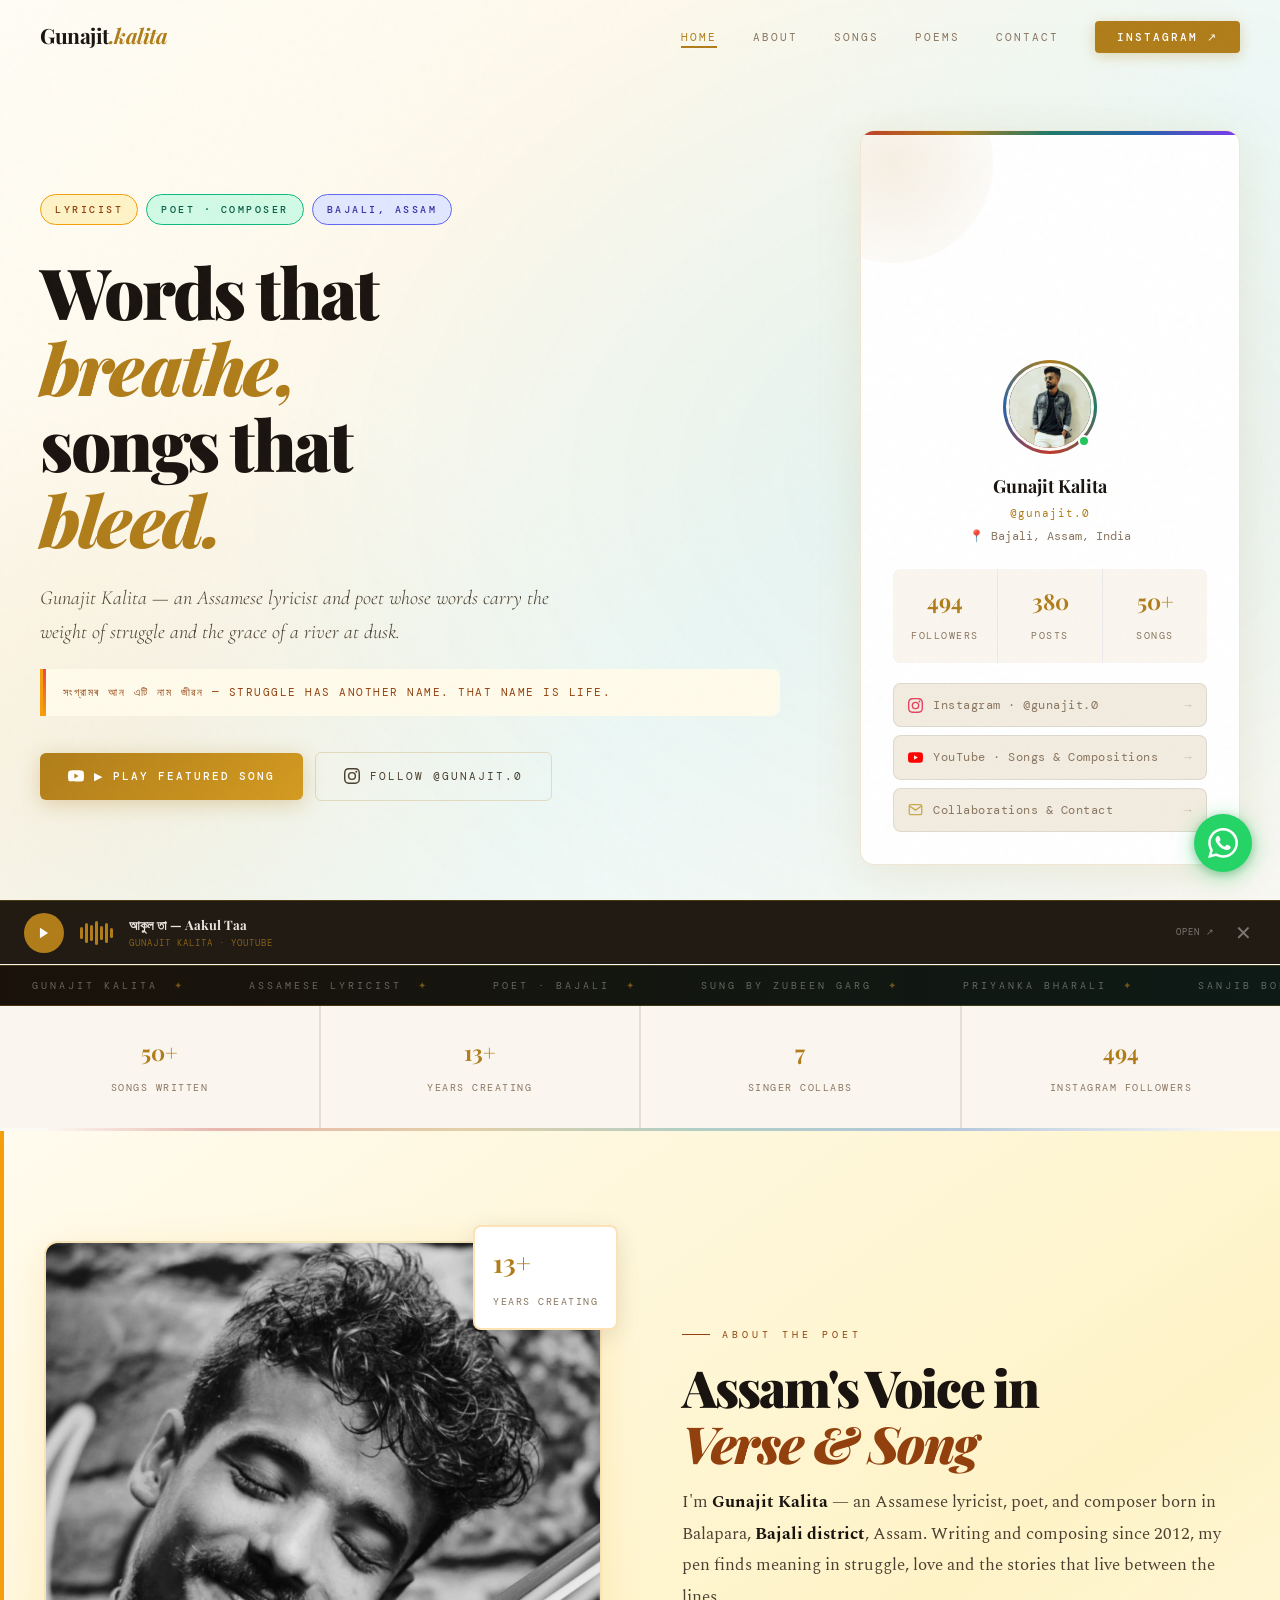
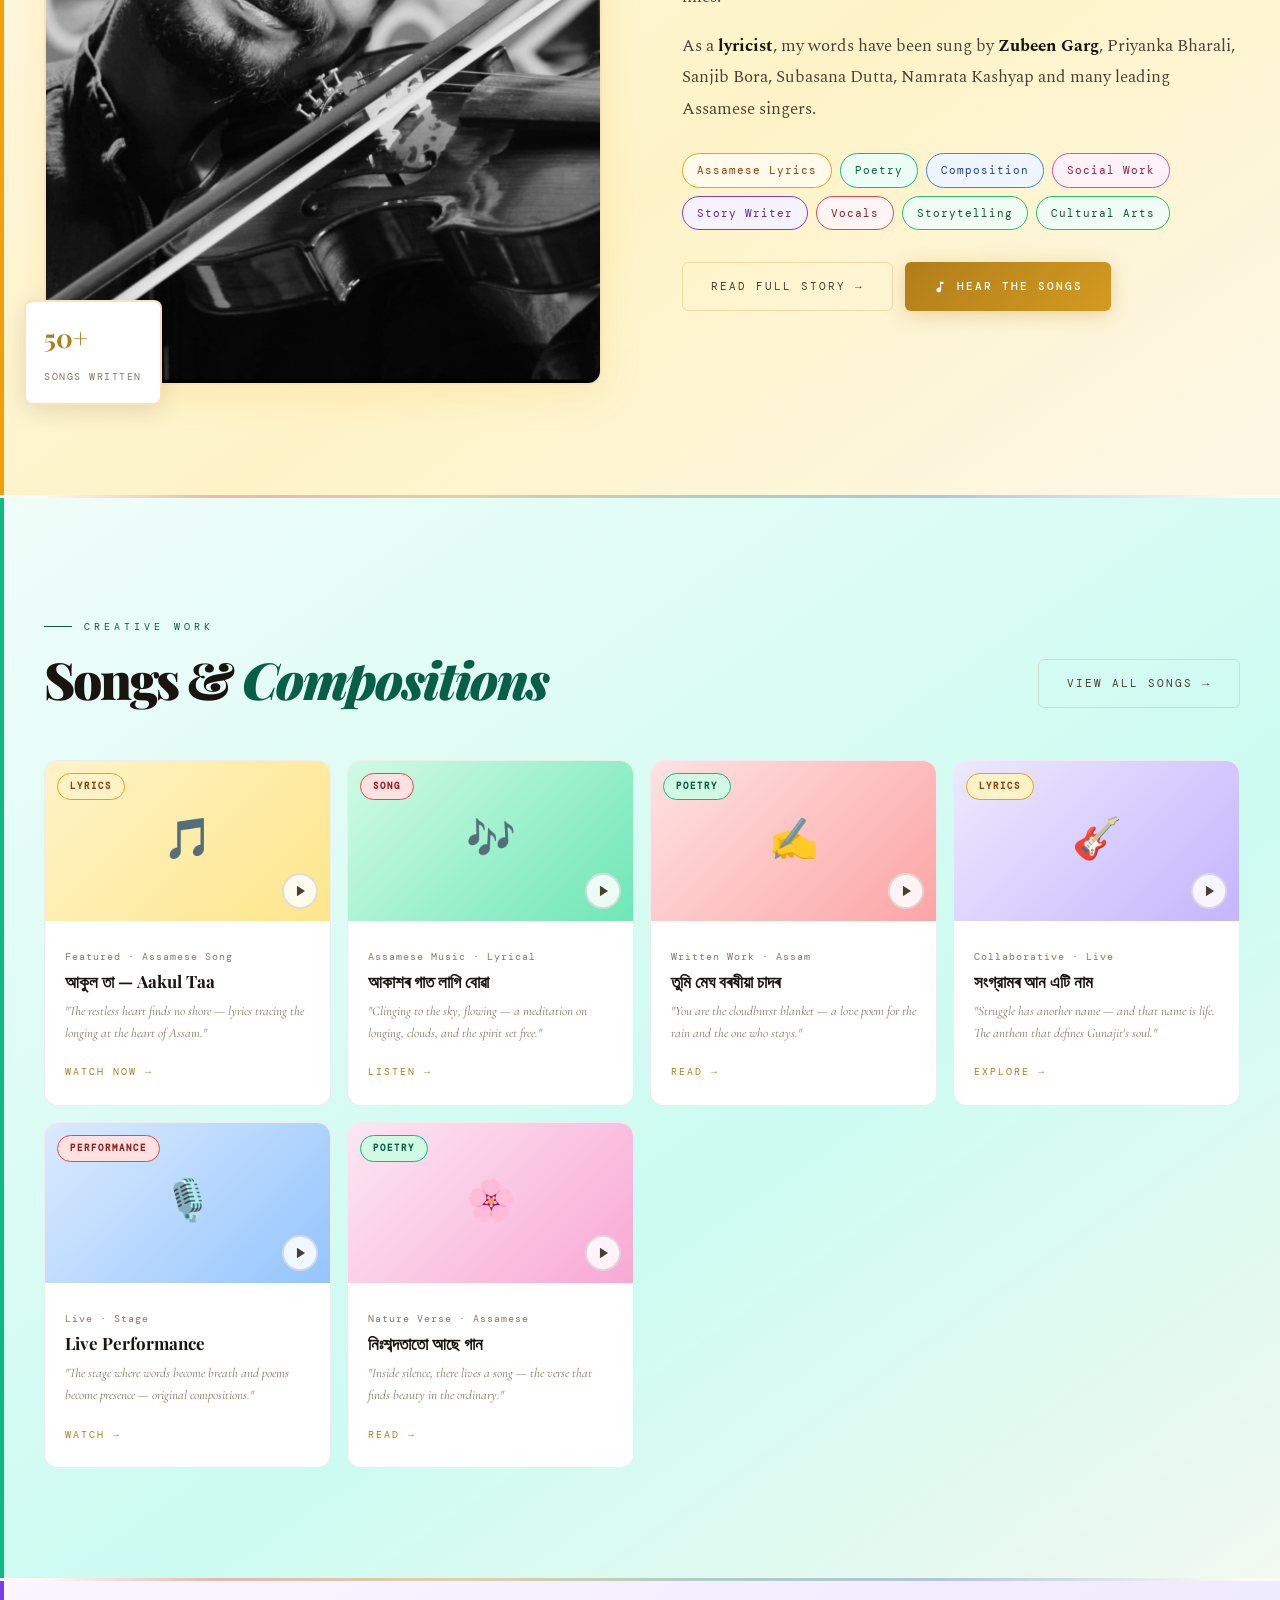
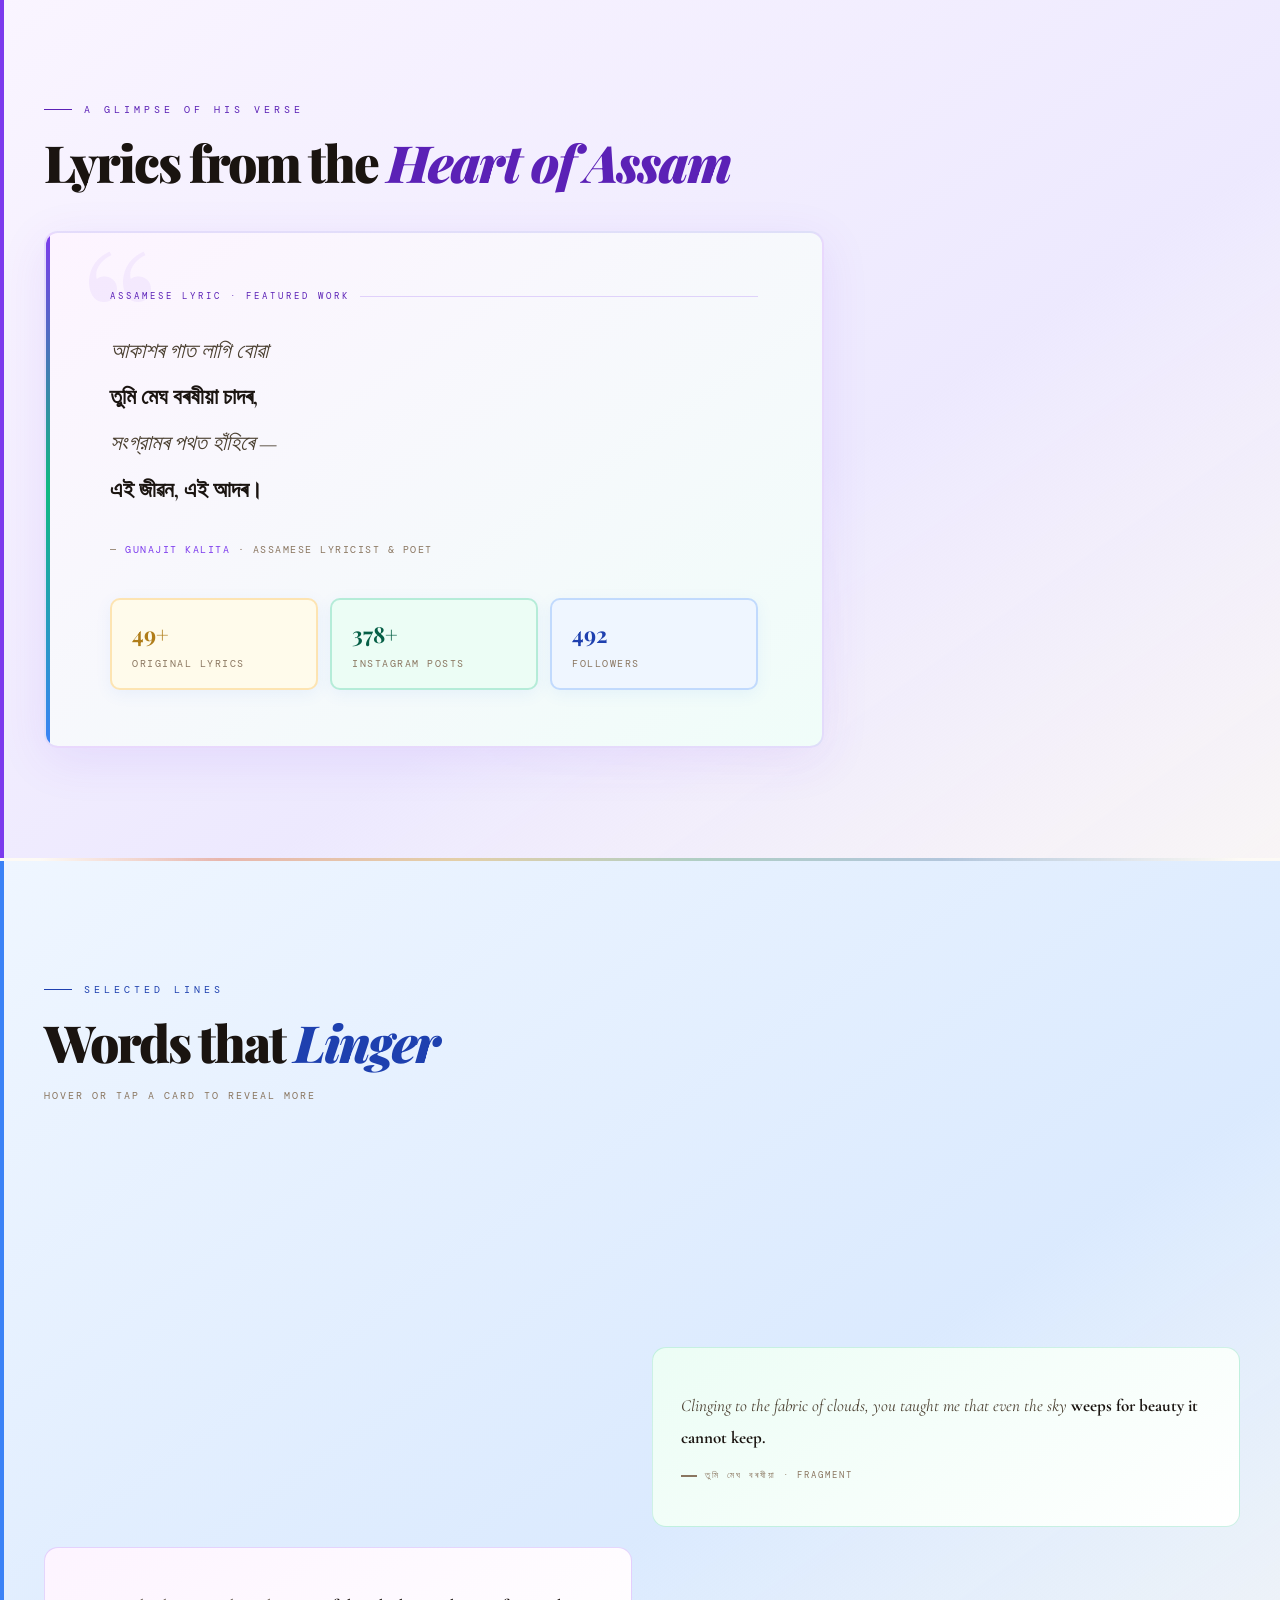
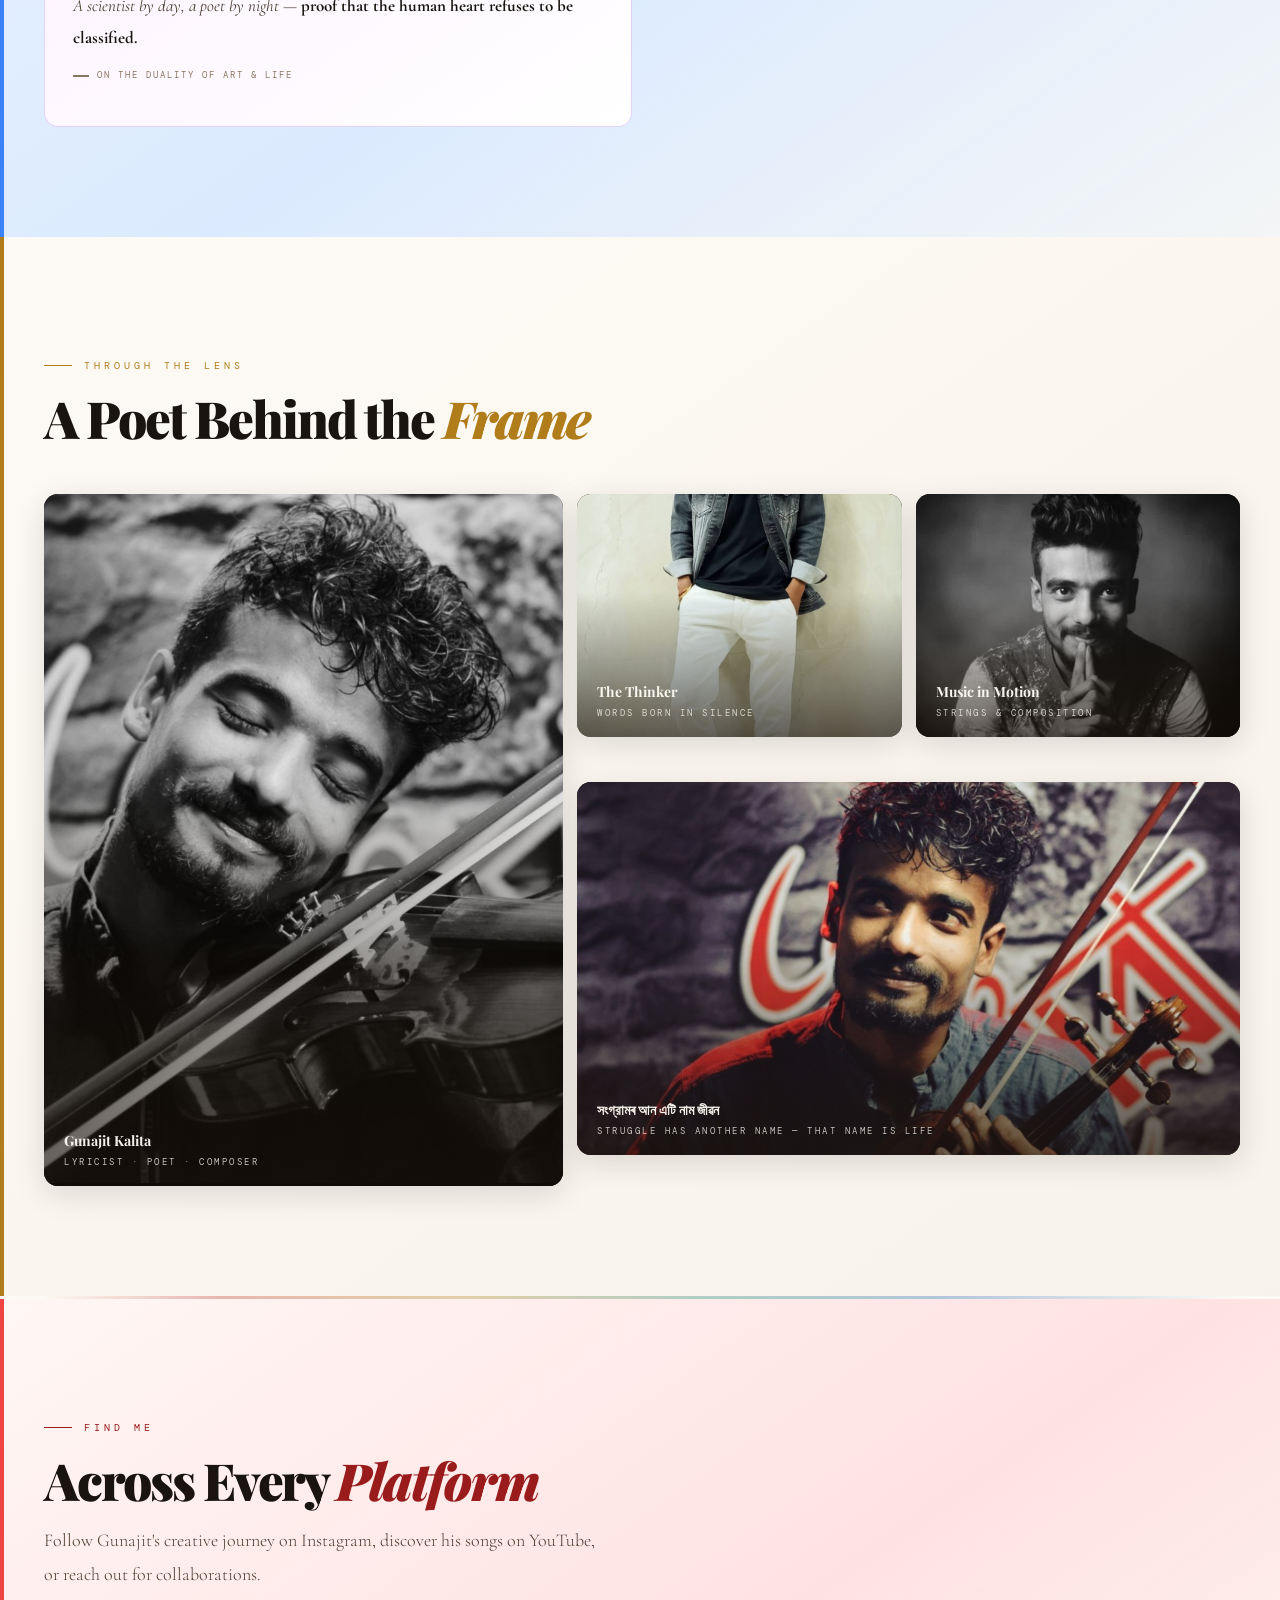
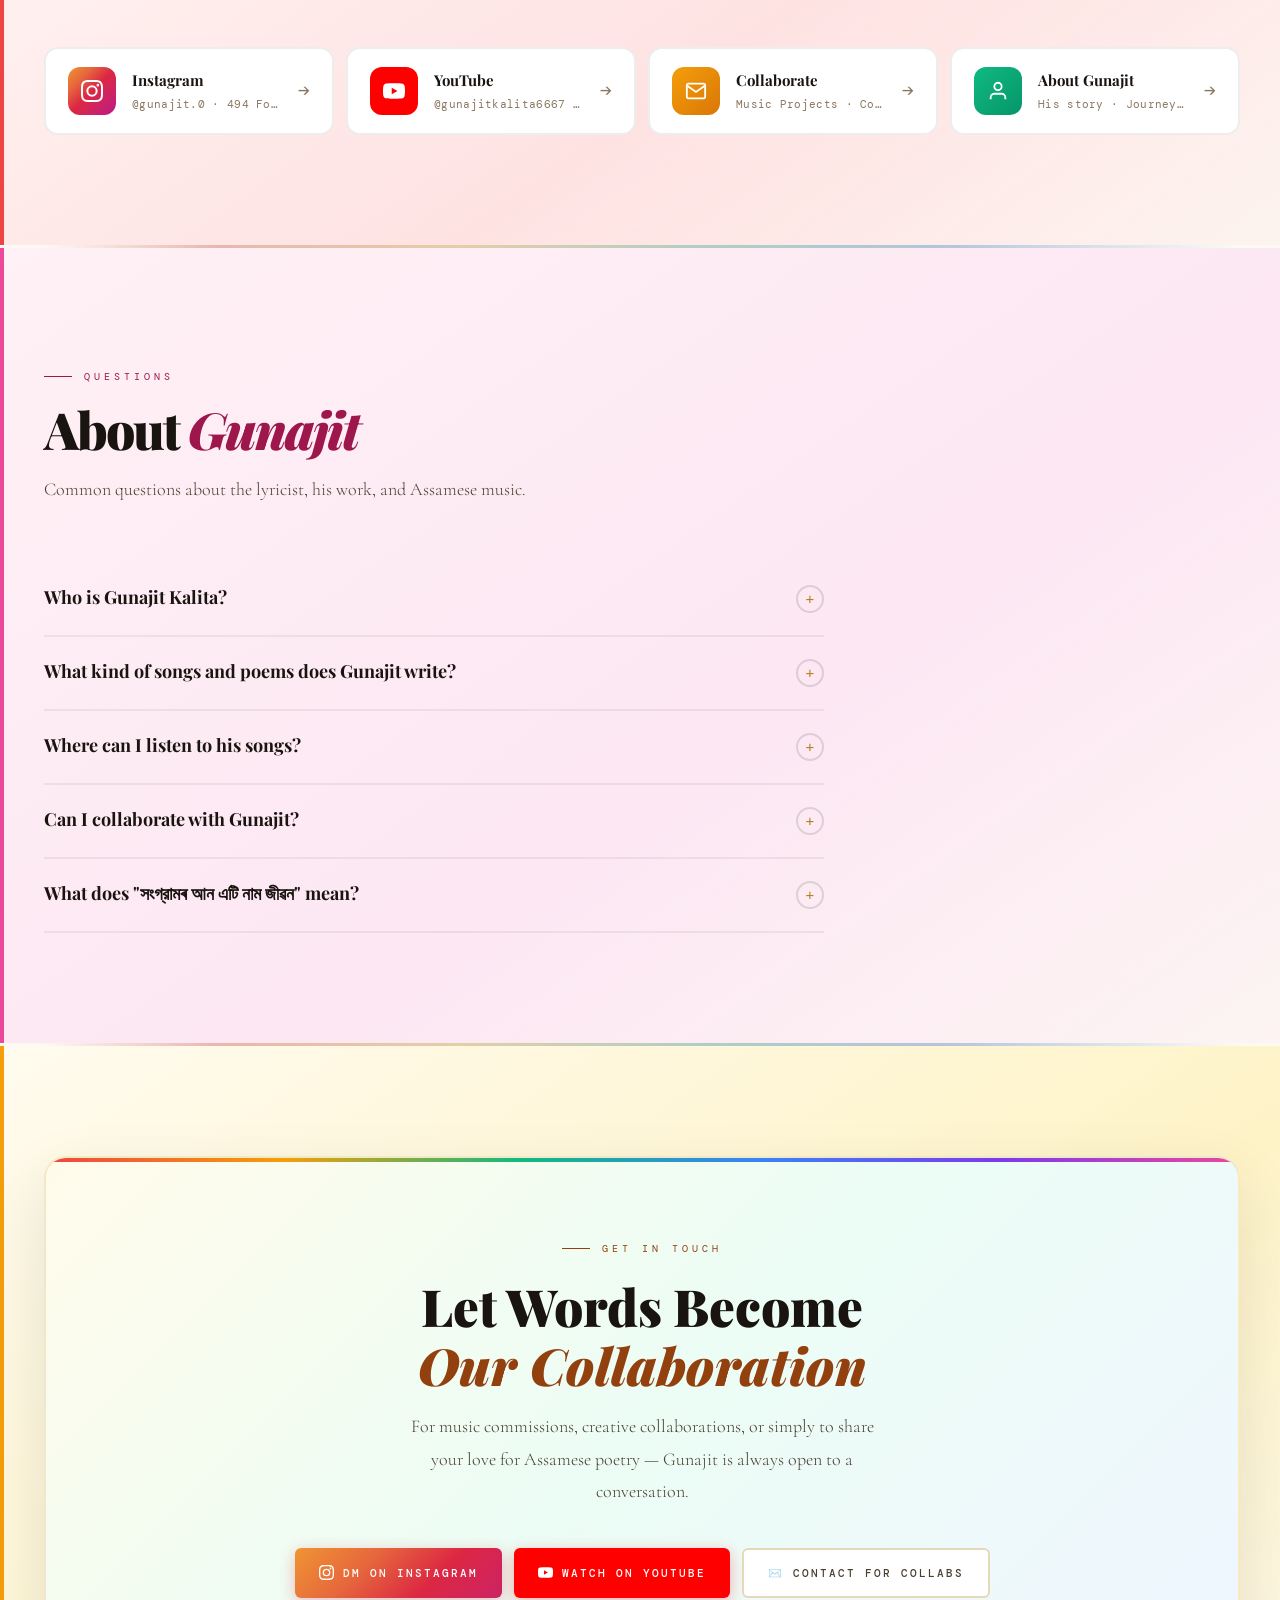
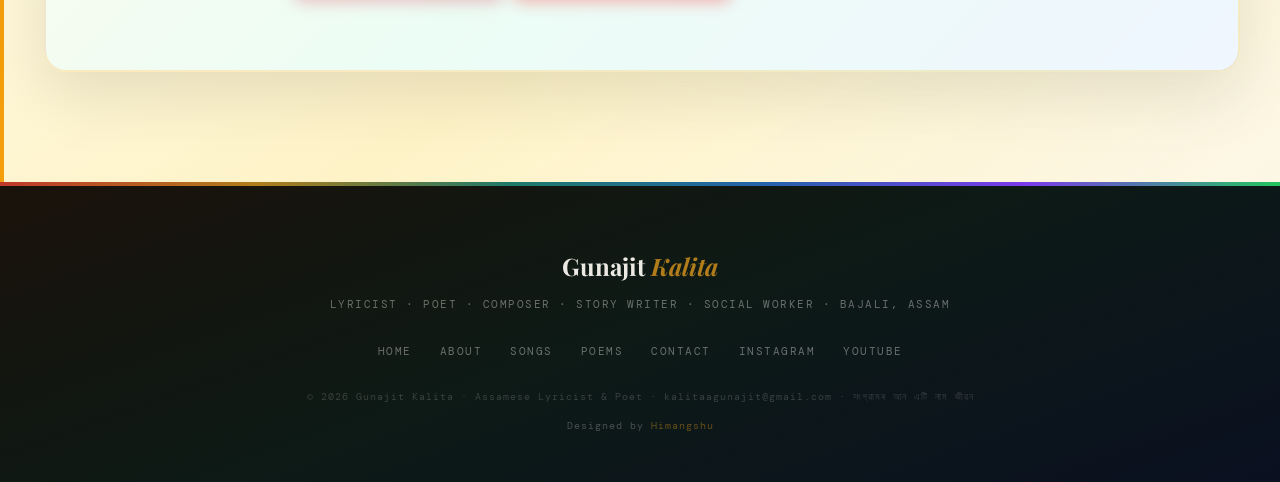
<file: index.html>
<!DOCTYPE html>
<html lang="en">
<head>
<meta charset="UTF-8">
<meta name="viewport" content="width=device-width, initial-scale=1.0">
<title>Gunajit Kalita | Assamese Lyricist, Poet & Composer | Bajali, Assam</title>
<meta name="description" content="Gunajit Kalita — Assamese lyricist, poet and composer from Bajali, Assam. Songs sung by Zubeen Garg, Priyanka Bharali, Sanjib Bora. Writing since 2012.">
<meta name="keywords" content="Gunajit Kalita, Assamese lyricist, Bajali Assam, Zubeen Garg, Priyanka Bharali, Sanjib Bora, gunajit.0, Assam songwriter, Assamese poet">
<meta name="author" content="Gunajit Kalita">
<meta name="robots" content="index, follow">
<link rel="icon" href="favicon.ico" type="image/x-icon">
<link rel="canonical" href="https://himangshuin.github.io/gunajit/">
<meta property="og:type" content="website">
<meta property="og:url" content="https://himangshuin.github.io/gunajit/">
<meta property="og:title" content="Gunajit Kalita | Assamese Lyricist & Poet | gunajit.0">
<meta property="og:description" content="Gunajit Kalita — Assamese lyricist, poet and composer from Bajali, Assam. Songs sung by Zubeen Garg, Priyanka Bharali, Sanjib Bora.">
<meta property="og:image" content="https://himangshuin.github.io/gunajit/og-image.png">
<meta property="og:locale" content="en_IN">
<meta property="og:site_name" content="Gunajit Kalita">
<meta name="twitter:card" content="summary_large_image">
<meta name="twitter:site" content="@gunajit.0">
<meta name="twitter:title" content="Gunajit Kalita | Assamese Lyricist & Poet">
<meta name="twitter:description" content="Assamese lyricist, poet and composer from Assam. Songs, lyrics and poems rooted in struggle and grace.">
<meta name="twitter:image" content="https://himangshuin.github.io/gunajit/og-image.png">
<script type="application/ld+json">{"@context":"https://schema.org","@graph":[{"@type":"Person","@id":"https://himangshuin.github.io/gunajit/#gunajit","name":"Gunajit Kalita","alternateName":"gunajit.0","url":"https://gunajitkalita.github.io/","description":"Gunajit Kalita is an Assamese lyricist, poet, composer and social worker from Balapara, Bajali district, Assam, India.","jobTitle":["Lyricist","Poet","Composer","Story Writer","Social Worker"],"birthPlace":{"@type":"Place","name":"Balapara, Bajali District, Assam, India"},"email":"kalitaagunajit@gmail.com","sameAs":["https://www.instagram.com/gunajit.0/","https://www.youtube.com/@gunajitkalita6667"]},{"@type":"WebSite","@id":"https://himangshuin.github.io/gunajit/#website","url":"https://himangshuin.github.io/gunajit/","name":"Gunajit Kalita — Assamese Lyricist & Poet","author":{"@id":"https://himangshuin.github.io/gunajit/#gunajit"}}]}</script>
<link rel="preconnect" href="https://fonts.googleapis.com">
<link rel="preconnect" href="https://fonts.gstatic.com" crossorigin>
<link href="https://fonts.googleapis.com/css2?family=Playfair+Display:ital,wght@0,400;0,700;0,900;1,400;1,700;1,900&family=Cormorant+Garamond:ital,wght@0,300;0,400;0,600;1,300;1,400;1,600&family=DM+Mono:wght@300;400;500&family=Spectral:ital,wght@0,300;0,400;0,600;1,300;1,400;1,600&display=swap" rel="stylesheet">
<link rel="stylesheet" href="style.css">
<style>
/* ── HOME-SPECIFIC ── */
.hero{position:relative;min-height:100vh;display:flex;align-items:center;padding:130px 40px 100px;z-index:1;overflow:hidden;}
.hero-in{max-width:1200px;margin:0 auto;width:100%;display:grid;grid-template-columns:1fr 380px;gap:80px;align-items:center;}
.eyebrow{display:flex;gap:8px;flex-wrap:wrap;margin-bottom:28px;}
.hero-sub{font-family:'Cormorant Garamond',serif;font-size:20px;font-weight:300;font-style:italic;color:var(--txt2);line-height:1.7;max-width:520px;margin-bottom:20px;}
.hero-quote{font-family:'DM Mono',monospace;font-size:11px;letter-spacing:1.5px;color:#92400e;margin-bottom:36px;padding:14px 18px 14px 20px;border-left:3px solid #f59e0b;text-transform:uppercase;background:#fffbeb;border-radius:0 8px 8px 0;position:relative;overflow:hidden;}
.hero-quote::after{content:'';position:absolute;top:0;bottom:0;left:0;width:3px;background:linear-gradient(to bottom,#ef4444,#f59e0b);animation:gradLine 3s ease-in-out infinite;}
@keyframes gradLine{0%,100%{opacity:1;}50%{opacity:.4;}}
.acts{display:flex;gap:12px;flex-wrap:wrap;align-items:center;}
/* scrolling ticker */
.ticker-wrap{overflow:hidden;background:linear-gradient(90deg,#1a120a,#0d1a16);padding:11px 0;border-top:1px solid rgba(176,125,26,.3);border-bottom:1px solid rgba(176,125,26,.3);position:relative;z-index:2;}
.ticker{display:flex;gap:0;animation:ticker 30s linear infinite;white-space:nowrap;width:max-content;}
.ticker-item{font-family:'DM Mono',monospace;font-size:10px;letter-spacing:3px;text-transform:uppercase;color:rgba(255,252,245,.35);padding:0 32px;display:inline-flex;align-items:center;gap:16px;}
.ticker-item span{color:rgba(176,125,26,.6);}
@keyframes ticker{0%{transform:translateX(0);}100%{transform:translateX(-50%);}}
/* about grid */
.about-grid{display:grid;grid-template-columns:1fr 1fr;gap:80px;align-items:center;}
.abox{background:linear-gradient(145deg,#fff8e8,#f0faf8);border:2px solid rgba(245,158,11,.25);border-radius:var(--rl);aspect-ratio:3/4;position:relative;overflow:hidden;box-shadow:0 8px 40px rgba(245,158,11,.15);}
.abox-img{width:100%;height:100%;object-fit:cover;object-position:top center;display:block;transition:transform .6s ease;}
.abox:hover .abox-img{transform:scale(1.04);}
.afloat{position:absolute;background:var(--card);border:2px solid rgba(245,158,11,.3);border-radius:var(--r);padding:14px 18px;box-shadow:0 6px 24px rgba(0,0,0,.10);z-index:2;}
.af1{bottom:-20px;left:-20px;}.af2{top:-16px;right:-16px;}
.afn{font-family:'Playfair Display',serif;font-size:26px;font-weight:700;color:#b07d1a;display:block;}
.afl{font-size:10px;color:var(--txt3);font-family:'DM Mono',monospace;text-transform:uppercase;letter-spacing:1.5px;}
.abody p{font-family:'Spectral',serif;font-size:16.5px;color:var(--txt2);line-height:1.9;margin-bottom:18px;}
.abody strong{color:var(--txt);}
.skills{display:flex;flex-wrap:wrap;gap:8px;margin-top:28px;}
.sk{padding:7px 14px;border-radius:20px;font-size:11px;font-family:'DM Mono',monospace;letter-spacing:1px;transition:all .2s;cursor:default;border:1.5px solid;}
.sk:nth-child(1){color:#92400e;border-color:#f59e0b;background:#fffbeb;}
.sk:nth-child(2){color:#065f46;border-color:#10b981;background:#ecfdf5;}
.sk:nth-child(3){color:#1e40af;border-color:#3b82f6;background:#eff6ff;}
.sk:nth-child(4){color:#9d174d;border-color:#ec4899;background:#fdf2f8;}
.sk:nth-child(5){color:#5b21b6;border-color:#7c3aed;background:#f5f3ff;}
.sk:nth-child(6){color:#991b1b;border-color:#ef4444;background:#fff5f5;}
.sk:nth-child(n+7){color:#14532d;border-color:#22c55e;background:#f0fdf4;}
.sk:hover{transform:translateY(-2px);box-shadow:0 4px 12px rgba(0,0,0,.12);}
/* works grid */
.wgrid{display:grid;grid-template-columns:repeat(auto-fill,minmax(280px,1fr));gap:16px;}
.wcard{background:var(--card);border:1.5px solid rgba(0,0,0,.07);border-radius:var(--rl);overflow:hidden;text-decoration:none;color:var(--txt);transition:all .3s;}
.wcard:hover{transform:translateY(-8px);box-shadow:0 24px 60px rgba(0,0,0,.14);}
.wthumb{aspect-ratio:16/9;display:flex;align-items:center;justify-content:center;font-size:40px;position:relative;overflow:hidden;}
.wt1{background:linear-gradient(135deg,#fef3c7,#fde68a);}
.wt2{background:linear-gradient(135deg,#d1fae5,#6ee7b7);}
.wt3{background:linear-gradient(135deg,#fee2e2,#fca5a5);}
.wt4{background:linear-gradient(135deg,#ede9fe,#c4b5fd);}
.wt5{background:linear-gradient(135deg,#dbeafe,#93c5fd);}
.wt6{background:linear-gradient(135deg,#fce7f3,#f9a8d4);}
.wcat{position:absolute;top:12px;left:12px;z-index:1;font-family:'DM Mono',monospace;font-size:9px;letter-spacing:2px;text-transform:uppercase;padding:5px 12px;border-radius:20px;font-weight:600;}
.wc-ly{background:#fef3c7;color:#92400e;border:1.5px solid #f59e0b;}
.wc-po{background:#d1fae5;color:#065f46;border:1.5px solid #10b981;}
.wc-so{background:#fee2e2;color:#991b1b;border:1.5px solid #ef4444;}
.wplay{position:absolute;bottom:12px;right:12px;width:36px;height:36px;border-radius:50%;background:rgba(255,255,255,.85);border:2px solid rgba(0,0,0,.12);display:flex;align-items:center;justify-content:center;transition:all .2s;backdrop-filter:blur(4px);}
.wcard:hover .wplay{background:var(--acc);border-color:var(--acc);}
.wplay svg{width:14px;height:14px;color:var(--txt2);margin-left:2px;transition:color .2s;}
.wcard:hover .wplay svg{color:#fff;}
.wbody{padding:20px;}
.wdate{font-size:10px;color:var(--txt3);font-family:'DM Mono',monospace;letter-spacing:1px;margin-bottom:8px;}
.wtitle{font-family:'Playfair Display',serif;font-size:17px;font-weight:700;line-height:1.3;margin-bottom:8px;}
.wexc{font-size:13px;color:var(--txt3);line-height:1.7;font-family:'Cormorant Garamond',serif;font-style:italic;margin-bottom:12px;}
.wread{font-family:'DM Mono',monospace;font-size:10px;letter-spacing:2px;text-transform:uppercase;color:var(--acc);display:inline-flex;align-items:center;gap:6px;transition:gap .2s;}
.wcard:hover .wread{gap:10px;}
/* poem card */
.poem-card{background:linear-gradient(145deg,#fdf4ff,#f0fdf9);border:2px solid rgba(124,58,237,.15);border-radius:var(--rl);padding:56px 64px;position:relative;overflow:hidden;max-width:780px;box-shadow:0 12px 48px rgba(124,58,237,.10);}
.poem-card::before{content:'\201C';position:absolute;top:-20px;left:32px;font-family:'Playfair Display',serif;font-size:200px;color:rgba(124,58,237,.06);line-height:1;pointer-events:none;}
.poem-card::after{content:'';position:absolute;top:0;left:0;width:4px;height:100%;background:linear-gradient(180deg,#7c3aed,#10b981,#3b82f6);}
.poem-lang{font-family:'DM Mono',monospace;font-size:9px;letter-spacing:3px;text-transform:uppercase;color:#5b21b6;margin-bottom:24px;display:flex;align-items:center;gap:10px;}
.poem-lang::after{content:'';flex:1;height:1px;background:rgba(124,58,237,.2);}
.poem-text{font-family:'Cormorant Garamond',serif;font-size:22px;font-weight:400;line-height:2.1;color:var(--txt2);font-style:italic;margin-bottom:28px;}
.poem-text strong{color:var(--txt);font-style:normal;}
.poem-attr{font-family:'DM Mono',monospace;font-size:10px;letter-spacing:1.5px;text-transform:uppercase;color:var(--txt3);}
.poem-attr em{color:#7c3aed;font-style:normal;}
.poem-stats{margin-top:40px;display:flex;gap:12px;flex-wrap:wrap;}
.pstat{background:var(--card);border:2px solid rgba(59,130,246,.15);border-radius:10px;padding:16px 20px;flex:1;min-width:140px;box-shadow:0 4px 16px rgba(59,130,246,.08);}
.pstat:nth-child(1){border-color:rgba(245,158,11,.25);background:#fffbeb;}
.pstat:nth-child(2){border-color:rgba(16,185,129,.25);background:#ecfdf5;}
.pstat:nth-child(3){border-color:rgba(59,130,246,.25);background:#eff6ff;}
.pstat .psn{font-family:'Playfair Display',serif;font-size:22px;font-weight:700;color:var(--acc);display:block;}
.pstat:nth-child(2) .psn{color:#065f46;}.pstat:nth-child(3) .psn{color:#1e40af;}
.pstat .psl{font-size:10px;color:var(--txt3);font-family:'DM Mono',monospace;text-transform:uppercase;letter-spacing:1.5px;margin-top:2px;display:block;}
/* lyric flip wall */
.lyric-wall{display:grid;grid-template-columns:1fr 1fr;gap:20px;}
.lyric-flip-inner{position:relative;}
.lyric-face{background:var(--card);border:1.5px solid rgba(0,0,0,.07);border-radius:var(--rl);padding:28px;transition:all .25s;}
.lyric-flip:hover .lyric-face{border-color:rgba(176,125,26,.3);box-shadow:0 12px 36px rgba(176,125,26,.1);}
.lyric-text{font-family:'Cormorant Garamond',serif;font-size:17px;font-style:italic;color:var(--txt2);line-height:1.9;margin-bottom:14px;}
.lyric-text strong{color:var(--txt);font-style:normal;}
.lyric-source{font-family:'DM Mono',monospace;font-size:9px;letter-spacing:2px;text-transform:uppercase;color:var(--txt3);display:flex;align-items:center;gap:8px;}
.lyric-source::before{content:'';width:16px;height:2px;background:currentColor;}
.lyric-face.featured{grid-column:span 2;background:linear-gradient(135deg,#fffbeb,#ecfdf5);border-color:rgba(245,158,11,.3);}
/* links */
.lgrid{display:grid;grid-template-columns:repeat(auto-fill,minmax(280px,1fr));gap:12px;}
.lcard{display:flex;align-items:center;gap:16px;padding:18px 22px;background:var(--card);border:2px solid rgba(0,0,0,.07);border-radius:var(--rl);text-decoration:none;color:var(--txt);transition:all .3s;}
.lcard:hover{transform:translateY(-4px);box-shadow:0 16px 40px rgba(0,0,0,.12);}
.lc-ig:hover{border-color:#e1306c;box-shadow:0 16px 40px rgba(225,48,108,.18);}
.lc-yt:hover{border-color:#FF0000;box-shadow:0 16px 40px rgba(255,0,0,.15);}
.liw{width:48px;height:48px;border-radius:12px;display:flex;align-items:center;justify-content:center;flex-shrink:0;}
.li-ig{background:linear-gradient(135deg,#f09433,#e6683c,#dc2743,#cc2366,#bc1888);}
.li-yt{background:#FF0000;}
.li-email{background:linear-gradient(135deg,#f59e0b,#d97706);}
.li-teal{background:linear-gradient(135deg,#10b981,#059669);}
.liw svg{width:22px;height:22px;}
.lt{flex:1;min-width:0;}
.lt-title{font-family:'Playfair Display',serif;font-weight:700;font-size:15px;margin-bottom:2px;}
.lt-desc{font-size:11px;color:var(--txt3);font-family:'DM Mono',monospace;letter-spacing:.3px;white-space:nowrap;overflow:hidden;text-overflow:ellipsis;}
.larr{color:var(--txt3);font-size:18px;transition:transform .2s,color .2s;flex-shrink:0;}
.lcard:hover .larr{transform:translateX(5px);color:var(--acc);}

@media(max-width:960px){
  .hero-in{grid-template-columns:1fr;}
  .pcard{display:none;}
  .pcard-mobile{display:block;}
  .about-grid{grid-template-columns:1fr;}
  .avis{display:block;}
  .lyric-wall{grid-template-columns:1fr;}
  .lyric-face.featured{grid-column:span 1;}
}
@media(max-width:768px){
  .hero{padding:96px 20px 72px;}
  .hero-sub{font-size:18px;max-width:100%;}
  .poem-card{padding:32px 22px;}
  .poem-text{font-size:19px;}
  .pstat{min-width:calc(50% - 6px);}
  .lgrid{grid-template-columns:1fr;}
  .lt-desc{white-space:normal;}
}
@media(max-width:560px){
  .hero{padding:88px 16px 64px;}
  .lyric-text{font-size:15px;}
  .wgrid{grid-template-columns:1fr;}
  .poem-stats{flex-direction:column;}
  .pstat{min-width:auto;}
  .af1{bottom:-10px;left:-10px;}.af2{top:-10px;right:-10px;}
  .afn{font-size:20px;}
}
</style>
</head>
<body>
<div id="read-progress"></div>
<div id="cursor-glow"></div>
<div class="ink ink1" aria-hidden="true"></div>
<div class="ink ink2" aria-hidden="true"></div>

<!-- NAV -->
<nav id="nav">
  <div class="nav-in">
    <a href="index.html" class="logo">Gunajit<em>.kalita</em></a>
    <ul class="nav-ul">
      <li><a href="index.html" class="on">Home</a></li>
      <li><a href="about.html">About</a></li>
      <li><a href="songs.html">Songs</a></li>
      <li><a href="poems.html">Poems</a></li>
      <li><a href="contact.html">Contact</a></li>
      <li><a href="https://www.instagram.com/gunajit.0/" target="_blank" rel="noopener" class="nav-cta">Instagram ↗</a></li>
    </ul>
    <button class="mbtn" onclick="toggleMenu()" aria-label="Menu" aria-expanded="false" id="mbtn">☰</button>
  </div>
</nav>
<div class="mmenu" id="mmenu">
  <a href="index.html" onclick="closeMenu()">Home</a>
  <a href="about.html" onclick="closeMenu()">About</a>
  <a href="songs.html" onclick="closeMenu()">Songs</a>
  <a href="poems.html" onclick="closeMenu()">Poems</a>
  <a href="contact.html" onclick="closeMenu()">Contact</a>
  <a href="https://www.instagram.com/gunajit.0/" target="_blank" rel="noopener" onclick="closeMenu()" style="color:var(--acc);">Instagram ↗</a>
  <a href="https://www.youtube.com/@gunajitkalita6667/videos" target="_blank" rel="noopener" onclick="closeMenu()">YouTube ↗</a>
</div>

<!-- HERO -->
<section class="hero" style="position:relative;background:linear-gradient(145deg,#fffbf5 0%,#fff8ee 50%,#f0fff8 100%);">
  <div class="hero-bg"></div>
  <div class="hero-in" style="position:relative;z-index:1;">
    <div>
      <div class="eyebrow fu">
        <span class="badge ba">Lyricist</span>
        <span class="badge bb">Poet · Composer</span>
        <span class="badge bc">Bajali, Assam</span>
      </div>
      <h1 class="h1 fu" style="position:relative;">
        <span>Words that</span>
        <em id="typed-word">breathe,</em>
        <span>songs that</span>
        <em>bleed.</em>
      </h1>
      <p class="hero-sub fu">Gunajit Kalita — an Assamese lyricist and poet whose words carry the weight of struggle and the grace of a river at dusk.</p>
      <div class="hero-quote fu">সংগ্রামৰ আন এটি নাম জীৱন — struggle has another name. That name is life.</div>
      <div class="acts fu">
        <a href="https://www.youtube.com/@gunajitkalita6667/videos" target="_blank" rel="noopener" class="btn-gold" onclick="showPlayer('আকুল তা — Aakul Taa','https://youtu.be/tJjKkElP1v8')">
          <svg viewBox="0 0 24 24" fill="currentColor" width="16" height="16"><path d="M23.498 6.186a3.016 3.016 0 00-2.122-2.136C19.505 3.545 12 3.545 12 3.545s-7.505 0-9.377.505A3.017 3.017 0 00.502 6.186C0 8.07 0 12 0 12s0 3.93.502 5.814a3.016 3.016 0 002.122 2.136c1.871.505 9.376.505 9.376.505s7.505 0 9.377-.505a3.015 3.015 0 002.122-2.136C24 15.93 24 12 24 12s0-3.93-.502-5.814zM9.545 15.568V8.432L15.818 12l-6.273 3.568z"/></svg>
          ▶ Play Featured Song
        </a>
        <a href="https://www.instagram.com/gunajit.0/" target="_blank" rel="noopener" class="btn-ghost">
          <svg viewBox="0 0 24 24" fill="currentColor" width="16" height="16"><path d="M12 2.163c3.204 0 3.584.012 4.85.07 3.252.148 4.771 1.691 4.919 4.919.058 1.265.069 1.645.069 4.849 0 3.205-.012 3.584-.069 4.849-.149 3.225-1.664 4.771-4.919 4.919-1.266.058-1.644.07-4.85.07-3.204 0-3.584-.012-4.849-.07-3.26-.149-4.771-1.699-4.919-4.92-.058-1.265-.07-1.644-.07-4.849 0-3.204.013-3.583.07-4.849.149-3.227 1.664-4.771 4.919-4.919 1.266-.057 1.645-.069 4.849-.069zM12 0C8.741 0 8.333.014 7.053.072 2.695.272.273 2.69.073 7.052.014 8.333 0 8.741 0 12c0 3.259.014 3.668.072 4.948.2 4.358 2.618 6.78 6.98 6.98C8.333 23.986 8.741 24 12 24c3.259 0 3.668-.014 4.948-.072 4.354-.2 6.782-2.618 6.979-6.98.059-1.28.073-1.689.073-4.948 0-3.259-.014-3.667-.072-4.947-.196-4.354-2.617-6.78-6.979-6.98C15.668.014 15.259 0 12 0zm0 5.838a6.162 6.162 0 100 12.324 6.162 6.162 0 000-12.324zM12 16a4 4 0 110-8 4 4 0 010 8zm6.406-11.845a1.44 1.44 0 100 2.881 1.44 1.44 0 000-2.881z"/></svg>
          Follow @gunajit.0
        </a>
      </div>

      <!-- MOBILE PROFILE CARD -->
      <div class="pcard-mobile fu">
        <div style="display:flex;align-items:center;gap:16px;margin-bottom:20px;">
          <div style="position:relative;width:64px;height:64px;flex-shrink:0;">
            <div style="position:absolute;inset:-2px;border-radius:50%;background:conic-gradient(var(--acc),var(--teal),var(--red),var(--blue),var(--acc));animation:spin 6s linear infinite;"></div>
            <div style="position:relative;z-index:1;width:64px;height:64px;border-radius:50%;overflow:hidden;border:2px solid var(--bg);">
              <img src="gunajit-2.jpg" alt="Gunajit Kalita" style="width:100%;height:100%;object-fit:cover;object-position:center top;">
            </div>
            <div style="position:absolute;bottom:2px;right:2px;width:10px;height:10px;background:#22c55e;border-radius:50%;border:2px solid var(--card);z-index:2;animation:pdot 2s infinite;"></div>
          </div>
          <div>
            <div class="pname" style="text-align:left;font-size:16px;margin-bottom:2px;">Gunajit Kalita</div>
            <div class="phandle" style="text-align:left;font-size:10px;">@gunajit.0</div>
            <div class="ploc" style="text-align:left;font-size:11px;margin-bottom:0;">📍 Bajali, Assam</div>
          </div>
        </div>
        <div class="srow" style="margin-bottom:16px;">
          <div class="scell"><span class="sn" data-count="494">0</span><span class="sl">Followers</span></div>
          <div class="scell"><span class="sn" data-count="380">0</span><span class="sl">Posts</span></div>
          <div class="scell"><span class="sn" data-count="50" data-suffix="+">0</span><span class="sl">Songs</span></div>
        </div>
        <div style="display:flex;gap:8px;">
          <a href="https://www.instagram.com/gunajit.0/" target="_blank" rel="noopener" style="flex:1;display:flex;align-items:center;justify-content:center;gap:6px;padding:10px;background:linear-gradient(135deg,#f09433,#dc2743);color:#fff;border-radius:6px;font-family:'DM Mono',monospace;font-size:10px;letter-spacing:1px;text-decoration:none;font-weight:500;">
            <svg viewBox="0 0 24 24" fill="white" width="14" height="14"><path d="M12 2.163c3.204 0 3.584.012 4.85.07 3.252.148 4.771 1.691 4.919 4.919.058 1.265.069 1.645.069 4.849 0 3.205-.012 3.584-.069 4.849-.149 3.225-1.664 4.771-4.919 4.919-1.266.058-1.644.07-4.85.07-3.204 0-3.584-.012-4.849-.07-3.26-.149-4.771-1.699-4.919-4.92-.058-1.265-.07-1.644-.07-4.849 0-3.204.013-3.583.07-4.849.149-3.227 1.664-4.771 4.919-4.919 1.266-.057 1.645-.069 4.849-.069zM12 0C8.741 0 8.333.014 7.053.072 2.695.272.273 2.69.073 7.052.014 8.333 0 8.741 0 12c0 3.259.014 3.668.072 4.948.2 4.358 2.618 6.78 6.98 6.98C8.333 23.986 8.741 24 12 24c3.259 0 3.668-.014 4.948-.072 4.354-.2 6.782-2.618 6.979-6.98.059-1.28.073-1.689.073-4.948 0-3.259-.014-3.667-.072-4.947-.196-4.354-2.617-6.78-6.979-6.98C15.668.014 15.259 0 12 0zm0 5.838a6.162 6.162 0 100 12.324 6.162 6.162 0 000-12.324zM12 16a4 4 0 110-8 4 4 0 010 8zm6.406-11.845a1.44 1.44 0 100 2.881 1.44 1.44 0 000-2.881z"/></svg>
            Instagram
          </a>
          <a href="https://www.youtube.com/@gunajitkalita6667/videos" target="_blank" rel="noopener" style="flex:1;display:flex;align-items:center;justify-content:center;gap:6px;padding:10px;background:#FF0000;color:#fff;border-radius:6px;font-family:'DM Mono',monospace;font-size:10px;letter-spacing:1px;text-decoration:none;font-weight:500;">
            <svg viewBox="0 0 24 24" fill="white" width="14" height="14"><path d="M23.498 6.186a3.016 3.016 0 00-2.122-2.136C19.505 3.545 12 3.545 12 3.545s-7.505 0-9.377.505A3.017 3.017 0 00.502 6.186C0 8.07 0 12 0 12s0 3.93.502 5.814a3.016 3.016 0 002.122 2.136c1.871.505 9.376.505 9.376.505s7.505 0 9.377-.505a3.015 3.015 0 002.122-2.136C24 15.93 24 12 24 12s0-3.93-.502-5.814zM9.545 15.568V8.432L15.818 12l-6.273 3.568z"/></svg>
            YouTube
          </a>
        </div>
      </div>
    </div>

    <!-- DESKTOP PROFILE CARD -->
    <div class="pcard fr" id="pcardDesktop" onmousemove="pcardGlow(event,this)">
      <div class="pcard-glow" id="pcardGlow"></div>
      <div class="aw">
        <div class="aring"></div>
        <div class="ains"><img src="gunajit-2.jpg" alt="Gunajit Kalita" style="border-radius:50%;"></div>
        <div class="adot"></div>
      </div>
      <div class="pname">Gunajit Kalita</div>
      <div class="phandle">@gunajit.0</div>
      <div class="ploc">📍 Bajali, Assam, India</div>
      <div class="srow">
        <div class="scell"><span class="sn" data-count="494">0</span><span class="sl">Followers</span></div>
        <div class="scell"><span class="sn" data-count="380">0</span><span class="sl">Posts</span></div>
        <div class="scell"><span class="sn" data-count="50" data-suffix="+">0</span><span class="sl">Songs</span></div>
      </div>
      <div class="qlinks">
        <a href="https://www.instagram.com/gunajit.0/" target="_blank" rel="noopener" class="ql">
          <svg viewBox="0 0 24 24" fill="#E4405F" width="15" height="15"><path d="M12 2.163c3.204 0 3.584.012 4.85.07 3.252.148 4.771 1.691 4.919 4.919.058 1.265.069 1.645.069 4.849 0 3.205-.012 3.584-.069 4.849-.149 3.225-1.664 4.771-4.919 4.919-1.266.058-1.644.07-4.85.07-3.204 0-3.584-.012-4.849-.07-3.26-.149-4.771-1.699-4.919-4.92-.058-1.265-.07-1.644-.07-4.849 0-3.204.013-3.583.07-4.849.149-3.227 1.664-4.771 4.919-4.919 1.266-.057 1.645-.069 4.849-.069zM12 0C8.741 0 8.333.014 7.053.072 2.695.272.273 2.69.073 7.052.014 8.333 0 8.741 0 12c0 3.259.014 3.668.072 4.948.2 4.358 2.618 6.78 6.98 6.98C8.333 23.986 8.741 24 12 24c3.259 0 3.668-.014 4.948-.072 4.354-.2 6.782-2.618 6.979-6.98.059-1.28.073-1.689.073-4.948 0-3.259-.014-3.667-.072-4.947-.196-4.354-2.617-6.78-6.979-6.98C15.668.014 15.259 0 12 0zm0 5.838a6.162 6.162 0 100 12.324 6.162 6.162 0 000-12.324zM12 16a4 4 0 110-8 4 4 0 010 8zm6.406-11.845a1.44 1.44 0 100 2.881 1.44 1.44 0 000-2.881z"/></svg>
          Instagram · @gunajit.0 <span class="ql-arr">→</span>
        </a>
        <a href="https://www.youtube.com/@gunajitkalita6667/videos" target="_blank" rel="noopener" class="ql">
          <svg viewBox="0 0 24 24" fill="#FF0000" width="15" height="15"><path d="M23.498 6.186a3.016 3.016 0 00-2.122-2.136C19.505 3.545 12 3.545 12 3.545s-7.505 0-9.377.505A3.017 3.017 0 00.502 6.186C0 8.07 0 12 0 12s0 3.93.502 5.814a3.016 3.016 0 002.122 2.136c1.871.505 9.376.505 9.376.505s7.505 0 9.377-.505a3.015 3.015 0 002.122-2.136C24 15.93 24 12 24 12s0-3.93-.502-5.814zM9.545 15.568V8.432L15.818 12l-6.273 3.568z"/></svg>
          YouTube · Songs & Compositions <span class="ql-arr">→</span>
        </a>
        <a href="contact.html" class="ql">
          <svg viewBox="0 0 24 24" fill="none" stroke="#c9a84c" stroke-width="2" width="15" height="15"><path d="M4 4h16c1.1 0 2 .9 2 2v12c0 1.1-.9 2-2 2H4c-1.1 0-2-.9-2-2V6c0-1.1.9-2 2-2z"/><polyline points="22,6 12,13 2,6"/></svg>
          Collaborations & Contact <span class="ql-arr">→</span>
        </a>
      </div>
    </div>
  </div>
</section>

<!-- SCROLLING TICKER -->
<div class="ticker-wrap" aria-hidden="true">
  <div class="ticker">
    <span class="ticker-item">Gunajit Kalita <span>✦</span></span>
    <span class="ticker-item">Assamese Lyricist <span>✦</span></span>
    <span class="ticker-item">Poet · Bajali <span>✦</span></span>
    <span class="ticker-item">Sung by Zubeen Garg <span>✦</span></span>
    <span class="ticker-item">Priyanka Bharali <span>✦</span></span>
    <span class="ticker-item">Sanjib Bora <span>✦</span></span>
    <span class="ticker-item">50+ Songs <span>✦</span></span>
    <span class="ticker-item">সংগ্রামৰ আন এটি নাম জীৱন <span>✦</span></span>
    <span class="ticker-item">Gunajit Kalita <span>✦</span></span>
    <span class="ticker-item">Assamese Lyricist <span>✦</span></span>
    <span class="ticker-item">Poet · Bajali <span>✦</span></span>
    <span class="ticker-item">Sung by Zubeen Garg <span>✦</span></span>
    <span class="ticker-item">Priyanka Bharali <span>✦</span></span>
    <span class="ticker-item">Sanjib Bora <span>✦</span></span>
    <span class="ticker-item">50+ Songs <span>✦</span></span>
    <span class="ticker-item">সংগ্রামৰ আন এটি নাম জীৱন <span>✦</span></span>
  </div>
</div>

<!-- ANIMATED STAT STRIP -->
<section class="sec" style="padding:0;background:var(--bg1);">
  <div class="stat-strip" style="border-radius:0;margin:0;">
    <div class="stat-cell fu"><span class="sn" data-count="50" data-suffix="+">0</span><span class="sl">Songs Written</span></div>
    <div class="stat-cell fu"><span class="sn" data-count="13" data-suffix="+">0</span><span class="sl">Years Creating</span></div>
    <div class="stat-cell fu"><span class="sn" data-count="7">0</span><span class="sl">Singer Collabs</span></div>
    <div class="stat-cell fu"><span class="sn" data-count="494">0</span><span class="sl">Instagram Followers</span></div>
  </div>
</section>

<div class="divline"></div>

<!-- ABOUT PREVIEW -->
<section class="sec sec-gold" id="about">
  <div class="sec-in">
    <div class="about-grid">
      <div class="avis fl" style="position:relative;">
        <div class="abox">
          <img src="gunajit-1.jpg" alt="Gunajit Kalita" class="abox-img" loading="lazy">
        </div>
        <div class="afloat af1"><span class="afn" data-count="50" data-suffix="+">50+</span><span class="afl">Songs Written</span></div>
        <div class="afloat af2"><span class="afn">13+</span><span class="afl">Years Creating</span></div>
      </div>
      <div class="abody fr">
        <span class="lbl">About the Poet</span>
        <h2 class="h2">Assam's Voice in<br><em>Verse & Song</em></h2>
        <p>I'm <strong>Gunajit Kalita</strong> — an Assamese lyricist, poet, and composer born in Balapara, <strong>Bajali district</strong>, Assam. Writing and composing since 2012, my pen finds meaning in struggle, love and the stories that live between the lines.</p>
        <p>As a <strong>lyricist</strong>, my words have been sung by <strong>Zubeen Garg</strong>, Priyanka Bharali, Sanjib Bora, Subasana Dutta, Namrata Kashyap and many leading Assamese singers.</p>
        <div class="skills">
          <span class="sk">Assamese Lyrics</span><span class="sk">Poetry</span>
          <span class="sk">Composition</span><span class="sk">Social Work</span>
          <span class="sk">Story Writer</span><span class="sk">Vocals</span>
          <span class="sk">Storytelling</span><span class="sk">Cultural Arts</span>
        </div>
        <div style="margin-top:32px;display:flex;gap:12px;flex-wrap:wrap;">
          <a href="about.html" class="btn-ghost">Read Full Story →</a>
          <a href="songs.html" class="btn-gold">
            <svg viewBox="0 0 24 24" fill="currentColor" width="14" height="14"><path d="M12 3v10.55c-.59-.34-1.27-.55-2-.55-2.21 0-4 1.79-4 4s1.79 4 4 4 4-1.79 4-4V7h4V3h-6z"/></svg>
            Hear the Songs
          </a>
        </div>
      </div>
    </div>
  </div>
</section>

<div class="divline"></div>

<!-- WORKS GRID -->
<section class="sec sec-teal" id="works">
  <div class="sec-in">
    <div style="display:flex;align-items:flex-end;justify-content:space-between;flex-wrap:wrap;gap:16px;margin-bottom:52px;">
      <div>
        <span class="lbl">Creative Work</span>
        <h2 class="h2" style="margin-bottom:0;">Songs & <em>Compositions</em></h2>
      </div>
      <a href="songs.html" class="btn-ghost" style="white-space:nowrap;">View All Songs →</a>
    </div>
    <div class="wgrid">
      <a href="https://youtu.be/tJjKkElP1v8" target="_blank" rel="noopener" class="wcard fu" onclick="showPlayer('আকুল তা — Aakul Taa','https://youtu.be/tJjKkElP1v8');event.preventDefault();window.open('https://youtu.be/tJjKkElP1v8','_blank');">
        <div class="wthumb wt1">🎵<span class="wcat wc-ly">Lyrics</span><div class="wplay"><svg viewBox="0 0 24 24" fill="currentColor"><polygon points="5,3 19,12 5,21"/></svg></div></div>
        <div class="wbody"><span class="wdate">Featured · Assamese Song</span><h3 class="wtitle">আকুল তা — Aakul Taa</h3><p class="wexc">"The restless heart finds no shore — lyrics tracing the longing at the heart of Assam."</p><span class="wread">Watch Now →</span></div>
      </a>
      <a href="https://youtu.be/rDLyp163sDo" target="_blank" rel="noopener" class="wcard fu" onclick="showPlayer('Song 02 — Gunajit Kalita','https://youtu.be/rDLyp163sDo');event.preventDefault();window.open('https://youtu.be/rDLyp163sDo','_blank');">
        <div class="wthumb wt2">🎶<span class="wcat wc-so">Song</span><div class="wplay"><svg viewBox="0 0 24 24" fill="currentColor"><polygon points="5,3 19,12 5,21"/></svg></div></div>
        <div class="wbody"><span class="wdate">Assamese Music · Lyrical</span><h3 class="wtitle">আকাশৰ গাত লাগি বোৱা</h3><p class="wexc">"Clinging to the sky, flowing — a meditation on longing, clouds, and the spirit set free."</p><span class="wread">Listen →</span></div>
      </a>
      <a href="poems.html" class="wcard fu">
        <div class="wthumb wt3">✍️<span class="wcat wc-po">Poetry</span><div class="wplay"><svg viewBox="0 0 24 24" fill="currentColor"><polygon points="5,3 19,12 5,21"/></svg></div></div>
        <div class="wbody"><span class="wdate">Written Work · Assam</span><h3 class="wtitle">তুমি মেঘ বৰষীয়া চাদৰ</h3><p class="wexc">"You are the cloudburst blanket — a love poem for the rain and the one who stays."</p><span class="wread">Read →</span></div>
      </a>
      <a href="https://youtu.be/X34XoI6G_10" target="_blank" rel="noopener" class="wcard fu" onclick="showPlayer('Song 04 — Gunajit Kalita','https://youtu.be/X34XoI6G_10');event.preventDefault();window.open('https://youtu.be/X34XoI6G_10','_blank');">
        <div class="wthumb wt4">🎸<span class="wcat wc-ly">Lyrics</span><div class="wplay"><svg viewBox="0 0 24 24" fill="currentColor"><polygon points="5,3 19,12 5,21"/></svg></div></div>
        <div class="wbody"><span class="wdate">Collaborative · Live</span><h3 class="wtitle">সংগ্রামৰ আন এটি নাম</h3><p class="wexc">"Struggle has another name — and that name is life. The anthem that defines Gunajit's soul."</p><span class="wread">Explore →</span></div>
      </a>
      <a href="https://youtu.be/hbDMrwqNboA" target="_blank" rel="noopener" class="wcard fu" onclick="showPlayer('Song 09 — Live Performance','https://youtu.be/hbDMrwqNboA');event.preventDefault();window.open('https://youtu.be/hbDMrwqNboA','_blank');">
        <div class="wthumb wt5">🎙️<span class="wcat wc-so">Performance</span><div class="wplay"><svg viewBox="0 0 24 24" fill="currentColor"><polygon points="5,3 19,12 5,21"/></svg></div></div>
        <div class="wbody"><span class="wdate">Live · Stage</span><h3 class="wtitle">Live Performance</h3><p class="wexc">"The stage where words become breath and poems become presence — original compositions."</p><span class="wread">Watch →</span></div>
      </a>
      <a href="poems.html" class="wcard fu">
        <div class="wthumb wt6">🌸<span class="wcat wc-po">Poetry</span><div class="wplay"><svg viewBox="0 0 24 24" fill="currentColor"><polygon points="5,3 19,12 5,21"/></svg></div></div>
        <div class="wbody"><span class="wdate">Nature Verse · Assamese</span><h3 class="wtitle">নিঃশব্দতাতো আছে গান</h3><p class="wexc">"Inside silence, there lives a song — the verse that finds beauty in the ordinary."</p><span class="wread">Read →</span></div>
      </a>
    </div>
  </div>
</section>

<div class="divline"></div>

<!-- POEM FEATURE -->
<section class="sec sec-deep" id="verse">
  <div class="sec-in">
    <span class="lbl">A Glimpse of His Verse</span>
    <h2 class="h2" style="margin-bottom:40px;">Lyrics from the <em>Heart of Assam</em></h2>
    <div class="poem-card fscale">
      <div class="poem-lang">Assamese Lyric · Featured Work</div>
      <p class="poem-text">
        আকাশৰ গাত লাগি বোৱা<br>
        <strong>তুমি মেঘ বৰষীয়া চাদৰ,</strong><br>
        সংগ্রামৰ পথত হাঁহিৰে —<br>
        <strong>এই জীৱন, এই আদৰ।</strong>
      </p>
      <p class="poem-attr">— <em>Gunajit Kalita</em> · Assamese Lyricist &amp; Poet</p>
      <div class="poem-stats">
        <div class="pstat"><span class="psn" data-count="50" data-suffix="+">50+</span><span class="psl">Original Lyrics</span></div>
        <div class="pstat"><span class="psn" data-count="380" data-suffix="+">380+</span><span class="psl">Instagram Posts</span></div>
        <div class="pstat"><span class="psn" data-count="494">494</span><span class="psl">Followers</span></div>
      </div>
    </div>
  </div>
</section>

<div class="divline"></div>

<!-- LYRIC FLIP WALL -->
<section class="sec sec-slate" id="lyrwall">
  <div class="sec-in">
    <span class="lbl">Selected Lines</span>
    <h2 class="h2" style="margin-bottom:16px;">Words that <em>Linger</em></h2>
    <p style="font-family:'DM Mono',monospace;font-size:10px;letter-spacing:2px;text-transform:uppercase;color:var(--txt3);margin-bottom:40px;">Hover or tap a card to reveal more</p>
    <div class="lyric-wall">
      <div class="lyric-flip fu" onclick="this.classList.toggle('flipped')" style="cursor:pointer;">
        <div class="lyric-flip-inner">
          <div class="lyric-face featured" style="min-height:160px;">
            <p class="lyric-text" style="font-size:20px;"><strong>সংগ্রামৰ আন এটি নাম জীৱন —</strong><br>Struggle has another name. That name is life.</p>
            <div class="lyric-source">Gunajit Kalita · Philosophy</div>
          </div>
        </div>
      </div>
      <div class="lyric-flip fu" onclick="this.classList.toggle('flipped')" style="cursor:pointer;">
        <div class="lyric-flip-inner">
          <div class="lyric-face" style="background:linear-gradient(145deg,#fffbeb,#fff);border-color:rgba(245,158,11,.2);">
            <p class="lyric-text">The dog rests beside the guitar, the afternoon fades — and still, <strong>the song waits to be born.</strong></p>
            <div class="lyric-source">On creativity · Assam</div>
            <div class="lyric-hint">
              <svg viewBox="0 0 24 24" fill="none" stroke="currentColor" stroke-width="2" width="12" height="12"><path d="M4 4l16 8-16 8V4z"/></svg>
              Hover to reveal
            </div>
          </div>
        </div>
      </div>
      <div class="lyric-flip fu" onclick="this.classList.toggle('flipped')" style="cursor:pointer;">
        <div class="lyric-flip-inner">
          <div class="lyric-face" style="background:linear-gradient(145deg,#eff6ff,#fff);border-color:rgba(59,130,246,.2);">
            <p class="lyric-text"><strong>আকুল তা</strong> — the restlessness that names itself. Not sadness, not joy. The space between two breaths.</p>
            <div class="lyric-source">From Aakul Taa · Original Song</div>
          </div>
        </div>
      </div>
      <div class="lyric-flip fu" onclick="this.classList.toggle('flipped')" style="cursor:pointer;">
        <div class="lyric-flip-inner">
          <div class="lyric-face" style="background:linear-gradient(145deg,#ecfdf5,#fff);border-color:rgba(16,185,129,.2);">
            <p class="lyric-text">Clinging to the fabric of clouds, you taught me that even the sky <strong>weeps for beauty it cannot keep.</strong></p>
            <div class="lyric-source">তুমি মেঘ বৰষীয়া · Fragment</div>
          </div>
        </div>
      </div>
      <div class="lyric-flip fu" onclick="this.classList.toggle('flipped')" style="cursor:pointer;">
        <div class="lyric-flip-inner">
          <div class="lyric-face" style="background:linear-gradient(145deg,#fdf4ff,#fff);border-color:rgba(124,58,237,.2);">
            <p class="lyric-text">A scientist by day, a poet by night — <strong>proof that the human heart refuses to be classified.</strong></p>
            <div class="lyric-source">On the duality of art &amp; life</div>
          </div>
        </div>
      </div>
    </div>
  </div>
</section>

<!-- PHOTO GALLERY -->
<section class="sec sec-ink" id="gallery">
  <div class="sec-in">
    <span class="lbl">Through the Lens</span>
    <h2 class="h2" style="margin-bottom:48px;">A Poet Behind the <em>Frame</em></h2>
    <div class="photo-gallery">
      <div class="pgcard pg-main fu">
        <img src="gunajit-1.jpg" alt="Gunajit Kalita full portrait — Assamese lyricist" loading="lazy">
        <div class="pgcard-overlay"></div>
        <div class="pgcard-label"><strong>Gunajit Kalita</strong>Lyricist · Poet · Composer</div>
      </div>
      <div class="pgcard pg-sm fu">
        <img src="gunajit-2.jpg" alt="Gunajit Kalita black and white portrait" loading="lazy" style="object-position:center center;">
        <div class="pgcard-overlay"></div>
        <div class="pgcard-label"><strong>The Thinker</strong>Words born in silence</div>
      </div>
      <div class="pgcard pg-sm fu">
        <img src="gunajit-3.jpg" alt="Gunajit Kalita with violin" loading="lazy" style="object-position:center 30%;">
        <div class="pgcard-overlay"></div>
        <div class="pgcard-label"><strong>Music in Motion</strong>Strings & Composition</div>
      </div>
      <div class="pgcard pg-sm pg-wide fu">
        <img src="gunajit-4.jpg" alt="Gunajit Kalita lost in music" loading="lazy" style="object-position:center 25%;">
        <div class="pgcard-overlay"></div>
        <div class="pgcard-label"><strong>সংগ্রামৰ আন এটি নাম জীৱন</strong>Struggle has another name — that name is life</div>
      </div>
    </div>
  </div>
</section>

<div class="divline"></div>

<!-- FIND ME -->
<section class="sec sec-warm" id="links">
  <div class="sec-in">
    <span class="lbl">Find Me</span>
    <h2 class="h2">Across Every <em>Platform</em></h2>
    <p class="desc">Follow Gunajit's creative journey on Instagram, discover his songs on YouTube, or reach out for collaborations.</p>
    <div class="lgrid">
      <a href="https://www.instagram.com/gunajit.0/" target="_blank" rel="noopener" class="lcard lc-ig fu">
        <div class="liw li-ig"><svg viewBox="0 0 24 24" fill="white" width="22" height="22"><path d="M12 2.163c3.204 0 3.584.012 4.85.07 3.252.148 4.771 1.691 4.919 4.919.058 1.265.069 1.645.069 4.849 0 3.205-.012 3.584-.069 4.849-.149 3.225-1.664 4.771-4.919 4.919-1.266.058-1.644.07-4.85.07-3.204 0-3.584-.012-4.849-.07-3.26-.149-4.771-1.699-4.919-4.92-.058-1.265-.07-1.644-.07-4.849 0-3.204.013-3.583.07-4.849.149-3.227 1.664-4.771 4.919-4.919 1.266-.057 1.645-.069 4.849-.069zM12 0C8.741 0 8.333.014 7.053.072 2.695.272.273 2.69.073 7.052.014 8.333 0 8.741 0 12c0 3.259.014 3.668.072 4.948.2 4.358 2.618 6.78 6.98 6.98C8.333 23.986 8.741 24 12 24c3.259 0 3.668-.014 4.948-.072 4.354-.2 6.782-2.618 6.979-6.98.059-1.28.073-1.689.073-4.948 0-3.259-.014-3.667-.072-4.947-.196-4.354-2.617-6.78-6.979-6.98C15.668.014 15.259 0 12 0zm0 5.838a6.162 6.162 0 100 12.324 6.162 6.162 0 000-12.324zM12 16a4 4 0 110-8 4 4 0 010 8zm6.406-11.845a1.44 1.44 0 100 2.881 1.44 1.44 0 000-2.881z"/></svg></div>
        <div class="lt"><div class="lt-title">Instagram</div><div class="lt-desc">@gunajit.0 · 494 Followers · Daily Creativity</div></div><span class="larr">→</span>
      </a>
      <a href="https://www.youtube.com/@gunajitkalita6667/videos" target="_blank" rel="noopener" class="lcard lc-yt fu">
        <div class="liw li-yt"><svg viewBox="0 0 24 24" fill="white" width="22" height="22"><path d="M23.498 6.186a3.016 3.016 0 00-2.122-2.136C19.505 3.545 12 3.545 12 3.545s-7.505 0-9.377.505A3.017 3.017 0 00.502 6.186C0 8.07 0 12 0 12s0 3.93.502 5.814a3.016 3.016 0 002.122 2.136c1.871.505 9.376.505 9.376.505s7.505 0 9.377-.505a3.015 3.015 0 002.122-2.136C24 15.93 24 12 24 12s0-3.93-.502-5.814zM9.545 15.568V8.432L15.818 12l-6.273 3.568z"/></svg></div>
        <div class="lt"><div class="lt-title">YouTube</div><div class="lt-desc">@gunajitkalita6667 · Songs & Compositions</div></div><span class="larr">→</span>
      </a>
      <a href="contact.html" class="lcard fu">
        <div class="liw li-email"><svg viewBox="0 0 24 24" fill="none" stroke="white" stroke-width="2" width="22" height="22"><path d="M4 4h16c1.1 0 2 .9 2 2v12c0 1.1-.9 2-2 2H4c-1.1 0-2-.9-2-2V6c0-1.1.9-2 2-2z"/><polyline points="22,6 12,13 2,6"/></svg></div>
        <div class="lt"><div class="lt-title">Collaborate</div><div class="lt-desc">Music Projects · Commissions · Collabs</div></div><span class="larr">→</span>
      </a>
      <a href="about.html" class="lcard fu">
        <div class="liw li-teal"><svg viewBox="0 0 24 24" fill="none" stroke="white" stroke-width="2" width="22" height="22"><path d="M20 21v-2a4 4 0 00-4-4H8a4 4 0 00-4 4v2"/><circle cx="12" cy="7" r="4"/></svg></div>
        <div class="lt"><div class="lt-title">About Gunajit</div><div class="lt-desc">His story · Journey · Creative Philosophy</div></div><span class="larr">→</span>
      </a>
    </div>
  </div>
</section>

<div class="divline"></div>

<!-- FAQ -->
<section class="sec sec-ember" id="faq">
  <div class="sec-in">
    <span class="lbl">Questions</span>
    <h2 class="h2" style="margin-bottom:16px;">About <em>Gunajit</em></h2>
    <p class="desc">Common questions about the lyricist, his work, and Assamese music.</p>
    <div class="faq-wrap">
      <div class="fi"><button class="fq" onclick="toggleFaq(this)" aria-expanded="false"><span class="fqt">Who is Gunajit Kalita?</span><span class="fico">+</span></button><div class="fa">Gunajit Kalita (Instagram: @gunajit.0) is an Assamese lyricist, poet, composer, story writer and social worker from Balapara, Bajali district, Assam, India. His songs have been sung by Zubeen Garg, Priyanka Bharali, Sanjib Bora, Subasana Dutta, Namrata Kashyap, Deba Geetz and Sanat. He has been writing and composing since 2012.</div></div>
      <div class="fi"><button class="fq" onclick="toggleFaq(this)" aria-expanded="false"><span class="fqt">What kind of songs and poems does Gunajit write?</span><span class="fico">+</span></button><div class="fa">Gunajit writes primarily in Assamese, with themes of human struggle, love, nature, and the longing of the human soul. His lyric philosophy is captured in his signature line: <em>"সংগ্রামৰ আন এটি নাম জীৱন"</em> — Struggle has another name, that is life.</div></div>
      <div class="fi"><button class="fq" onclick="toggleFaq(this)" aria-expanded="false"><span class="fqt">Where can I listen to his songs?</span><span class="fico">+</span></button><div class="fa">You can find Gunajit's songs on his YouTube channel @gunajitkalita6667 and his Instagram @gunajit.0, where he regularly shares lyrics, poems, and performance videos.</div></div>
      <div class="fi"><button class="fq" onclick="toggleFaq(this)" aria-expanded="false"><span class="fqt">Can I collaborate with Gunajit?</span><span class="fico">+</span></button><div class="fa">Yes! Gunajit is open to collaborations with musicians, composers, and fellow artists. Reach him through Instagram DM (@gunajit.0) or the contact page.</div></div>
      <div class="fi"><button class="fq" onclick="toggleFaq(this)" aria-expanded="false"><span class="fqt">What does "সংগ্রামৰ আন এটি নাম জীৱন" mean?</span><span class="fico">+</span></button><div class="fa">This Assamese phrase translates to "Struggle has another name — that is Life." It is Gunajit's guiding creative philosophy, reflecting that beauty is found within the struggle itself.</div></div>
    </div>
  </div>
</section>

<div class="divline"></div>

<!-- CTA -->
<section class="sec sec-gold" id="cta">
  <div class="sec-in">
    <div class="ctabox fscale">
      <span class="lbl" style="justify-content:center;margin-bottom:20px;">Get in Touch</span>
      <h2>Let Words Become<br><em>Our Collaboration</em></h2>
      <p>For music commissions, creative collaborations, or simply to share your love for Assamese poetry — Gunajit is always open to a conversation.</p>
      <div class="ctabtns">
        <a href="https://www.instagram.com/gunajit.0/" target="_blank" rel="noopener" class="ctabtn-ig">
          <svg viewBox="0 0 24 24" fill="currentColor" width="15" height="15"><path d="M12 2.163c3.204 0 3.584.012 4.85.07 3.252.148 4.771 1.691 4.919 4.919.058 1.265.069 1.645.069 4.849 0 3.205-.012 3.584-.069 4.849-.149 3.225-1.664 4.771-4.919 4.919-1.266.058-1.644.07-4.85.07-3.204 0-3.584-.012-4.849-.07-3.26-.149-4.771-1.699-4.919-4.92-.058-1.265-.07-1.644-.07-4.849 0-3.204.013-3.583.07-4.849.149-3.227 1.664-4.771 4.919-4.919 1.266-.057 1.645-.069 4.849-.069zM12 0C8.741 0 8.333.014 7.053.072 2.695.272.273 2.69.073 7.052.014 8.333 0 8.741 0 12c0 3.259.014 3.668.072 4.948.2 4.358 2.618 6.78 6.98 6.98C8.333 23.986 8.741 24 12 24c3.259 0 3.668-.014 4.948-.072 4.354-.2 6.782-2.618 6.979-6.98.059-1.28.073-1.689.073-4.948 0-3.259-.014-3.667-.072-4.947-.196-4.354-2.617-6.78-6.979-6.98C15.668.014 15.259 0 12 0zm0 5.838a6.162 6.162 0 100 12.324 6.162 6.162 0 000-12.324zM12 16a4 4 0 110-8 4 4 0 010 8zm6.406-11.845a1.44 1.44 0 100 2.881 1.44 1.44 0 000-2.881z"/></svg>
          DM on Instagram
        </a>
        <a href="https://www.youtube.com/@gunajitkalita6667/videos" target="_blank" rel="noopener" class="ctabtn-yt">
          <svg viewBox="0 0 24 24" fill="currentColor" width="15" height="15"><path d="M23.498 6.186a3.016 3.016 0 00-2.122-2.136C19.505 3.545 12 3.545 12 3.545s-7.505 0-9.377.505A3.017 3.017 0 00.502 6.186C0 8.07 0 12 0 12s0 3.93.502 5.814a3.016 3.016 0 002.122 2.136c1.871.505 9.376.505 9.376.505s7.505 0 9.377-.505a3.015 3.015 0 002.122-2.136C24 15.93 24 12 24 12s0-3.93-.502-5.814zM9.545 15.568V8.432L15.818 12l-6.273 3.568z"/></svg>
          Watch on YouTube
        </a>
        <a href="contact.html" class="ctabtn-out">✉️ Contact for Collabs</a>
      </div>
    </div>
  </div>
</section>

<footer>
  <div class="finr">
    <div class="flogo">Gunajit<em> Kalita</em></div>
    <p class="ftag">Lyricist · Poet · Composer · Story Writer · Social Worker · Bajali, Assam</p>
    <div class="flinks">
      <a href="index.html">Home</a><a href="about.html">About</a>
      <a href="songs.html">Songs</a><a href="poems.html">Poems</a>
      <a href="contact.html">Contact</a>
      <a href="https://www.instagram.com/gunajit.0/" target="_blank" rel="noopener">Instagram</a>
      <a href="https://www.youtube.com/@gunajitkalita6667/videos" target="_blank" rel="noopener">YouTube</a>
    </div>
    <p class="fcopy">© 2026 Gunajit Kalita · Assamese Lyricist & Poet · kalitaagunajit@gmail.com · সংগ্রামৰ আন এটি নাম জীৱন</p>
    <p class="fdesign">Designed by <a href="https://www.instagram.com/himangshu.in" target="_blank" rel="noopener">Himangshu</a></p>
  </div>
</footer>

<!-- MINI PLAYER BAR -->
<div id="mini-player">
  <button class="mp-play" id="mpPlayBtn" onclick="togglePlayer()">
    <svg viewBox="0 0 24 24" fill="currentColor" id="mpIcon"><polygon points="5,3 19,12 5,21"/></svg>
  </button>
  <div class="mp-wave" id="mpWave">
    <div class="mp-bar"></div><div class="mp-bar"></div><div class="mp-bar"></div>
    <div class="mp-bar"></div><div class="mp-bar"></div><div class="mp-bar"></div>
    <div class="mp-bar"></div>
  </div>
  <div class="mp-info">
    <div class="mp-title" id="mpTitle">আকুল তা — Aakul Taa</div>
    <div class="mp-sub">Gunajit Kalita · YouTube</div>
  </div>
  <a href="#" target="_blank" rel="noopener" class="mp-yt" id="mpLink">Open ↗</a>
  <button class="mp-close" onclick="hidePlayer()">✕</button>
</div>

<!-- SCROLL TO TOP -->
<button class="scroll-top" id="scrollTop" onclick="window.scrollTo({top:0,behavior:'smooth'})" aria-label="Scroll to top">↑</button>

<!-- WHATSAPP -->
<div class="wa-float">
  <span class="wa-tooltip">Chat on WhatsApp</span>
  <a class="wa-btn" href="https://wa.me/6001908711?text=Hello%20Gunajit%2C%20I%20came%20from%20your%20website!" target="_blank" rel="noopener" aria-label="WhatsApp">
    <svg viewBox="0 0 24 24" fill="white"><path d="M17.472 14.382c-.297-.149-1.758-.867-2.03-.967-.273-.099-.471-.148-.67.15-.197.297-.767.966-.94 1.164-.173.199-.347.223-.644.075-.297-.15-1.255-.463-2.39-1.475-.883-.788-1.48-1.761-1.653-2.059-.173-.297-.018-.458.13-.606.134-.133.298-.347.446-.52.149-.174.198-.298.298-.497.099-.198.05-.371-.025-.52-.075-.149-.669-1.612-.916-2.207-.242-.579-.487-.5-.669-.51-.173-.008-.371-.01-.57-.01-.198 0-.52.074-.792.372-.272.297-1.04 1.016-1.04 2.479 0 1.462 1.065 2.875 1.213 3.074.149.198 2.096 3.2 5.077 4.487.709.306 1.262.489 1.694.625.712.227 1.36.195 1.871.118.571-.085 1.758-.719 2.006-1.413.248-.694.248-1.289.173-1.413-.074-.124-.272-.198-.57-.347m-5.421 7.403h-.004a9.87 9.87 0 01-5.031-1.378l-.361-.214-3.741.982.998-3.648-.235-.374a9.86 9.86 0 01-1.51-5.26c.001-5.45 4.436-9.884 9.888-9.884 2.64 0 5.122 1.03 6.988 2.898a9.825 9.825 0 012.893 6.994c-.003 5.45-4.437 9.884-9.885 9.884m8.413-18.297A11.815 11.815 0 0012.05 0C5.495 0 .16 5.335.157 11.892c0 2.096.547 4.142 1.588 5.945L.057 24l6.305-1.654a11.882 11.882 0 005.683 1.448h.005c6.554 0 11.89-5.335 11.893-11.893a11.821 11.821 0 00-3.48-8.413z"/></svg>
  </a>
</div>

<script>
// ── READ PROGRESS ──
const rpBar=document.getElementById('read-progress');
window.addEventListener('scroll',()=>{
  const p=(scrollY/(document.documentElement.scrollHeight-innerHeight))*100;
  rpBar.style.width=Math.min(p,100)+'%';
},{passive:true});

// ── CURSOR GLOW (desktop) ──
const cg=document.getElementById('cursor-glow');
if(window.matchMedia('(pointer:fine)').matches){
  document.addEventListener('mousemove',e=>{cg.style.left=e.clientX+'px';cg.style.top=e.clientY+'px';});
} else { cg.style.display='none'; }

// ── NAV + SCROLL TOP ──
const NAV=document.getElementById('nav');
const st=document.getElementById('scrollTop');
window.addEventListener('scroll',()=>{
  NAV.classList.toggle('scrolled',scrollY>40);
  if(st)st.classList.toggle('visible',scrollY>400);
},{passive:true});

// ── INTERSECTION OBSERVER ──
const obs=new IntersectionObserver(entries=>{
  entries.forEach((e,i)=>{if(e.isIntersecting){setTimeout(()=>e.target.classList.add('in'),i*90);obs.unobserve(e.target);}});
},{threshold:.08});
document.querySelectorAll('.fu,.fl,.fr,.fscale').forEach(el=>obs.observe(el));

// ── ANIMATED COUNTERS ──
function animateCount(el){
  const target=parseInt(el.dataset.count,10);
  const suffix=el.dataset.suffix||'';
  const dur=1400;const start=performance.now();
  function step(now){
    const prog=Math.min((now-start)/dur,1);
    const ease=1-Math.pow(1-prog,3);
    el.textContent=Math.floor(ease*target)+suffix;
    if(prog<1)requestAnimationFrame(step);
    else el.textContent=target+suffix;
  }
  requestAnimationFrame(step);
}
const cobs=new IntersectionObserver(entries=>{
  entries.forEach(e=>{if(e.isIntersecting){animateCount(e.target);cobs.unobserve(e.target);}});
},{threshold:.3});
document.querySelectorAll('[data-count]').forEach(el=>cobs.observe(el));

// ── PCARD MOUSE GLOW ──
function pcardGlow(e,card){
  const r=card.getBoundingClientRect();
  const g=document.getElementById('pcardGlow');
  if(g){g.style.left=(e.clientX-r.left)+'px';g.style.top=(e.clientY-r.top)+'px';}
}

// ── MENU ──
function toggleMenu(){const m=document.getElementById('mmenu'),b=document.getElementById('mbtn');const on=m.classList.toggle('on');b.textContent=on?'✕':'☰';b.setAttribute('aria-expanded',on);}
function closeMenu(){const m=document.getElementById('mmenu'),b=document.getElementById('mbtn');m.classList.remove('on');b.textContent='☰';b.setAttribute('aria-expanded',false);}
document.addEventListener('click',e=>{const m=document.getElementById('mmenu'),b=document.getElementById('mbtn');if(m&&m.classList.contains('on')&&!m.contains(e.target)&&b&&!b.contains(e.target))closeMenu();});

// ── FAQ ──
function toggleFaq(btn){const fi=btn.closest('.fi'),was=fi.classList.contains('on');document.querySelectorAll('.fi.on').forEach(f=>{f.classList.remove('on');f.querySelector('.fq').setAttribute('aria-expanded','false');});if(!was){fi.classList.add('on');btn.setAttribute('aria-expanded','true');}}

// ── MINI PLAYER ──
let playerPlaying=false,playerUrl='';
function showPlayer(title,url){
  document.getElementById('mpTitle').textContent=title;
  document.getElementById('mpLink').href=url;
  playerUrl=url; playerPlaying=true;
  document.getElementById('mini-player').classList.add('show');
  document.getElementById('mpWave').classList.remove('paused');
  document.getElementById('mpIcon').innerHTML='<rect x="6" y="4" width="4" height="16"/><rect x="14" y="4" width="4" height="16"/>';
  document.getElementById('scrollTop').style.bottom='80px';
}
function togglePlayer(){
  playerPlaying=!playerPlaying;
  document.getElementById('mpWave').classList.toggle('paused',!playerPlaying);
  const icon=document.getElementById('mpIcon');
  icon.innerHTML=playerPlaying?'<rect x="6" y="4" width="4" height="16"/><rect x="14" y="4" width="4" height="16"/>':'<polygon points="5,3 19,12 5,21"/>';
  if(playerPlaying && playerUrl)window.open(playerUrl,'_blank');
}
function hidePlayer(){document.getElementById('mini-player').classList.remove('show');document.getElementById('scrollTop').style.bottom='';}
</script>
</body>
</html>
</file>
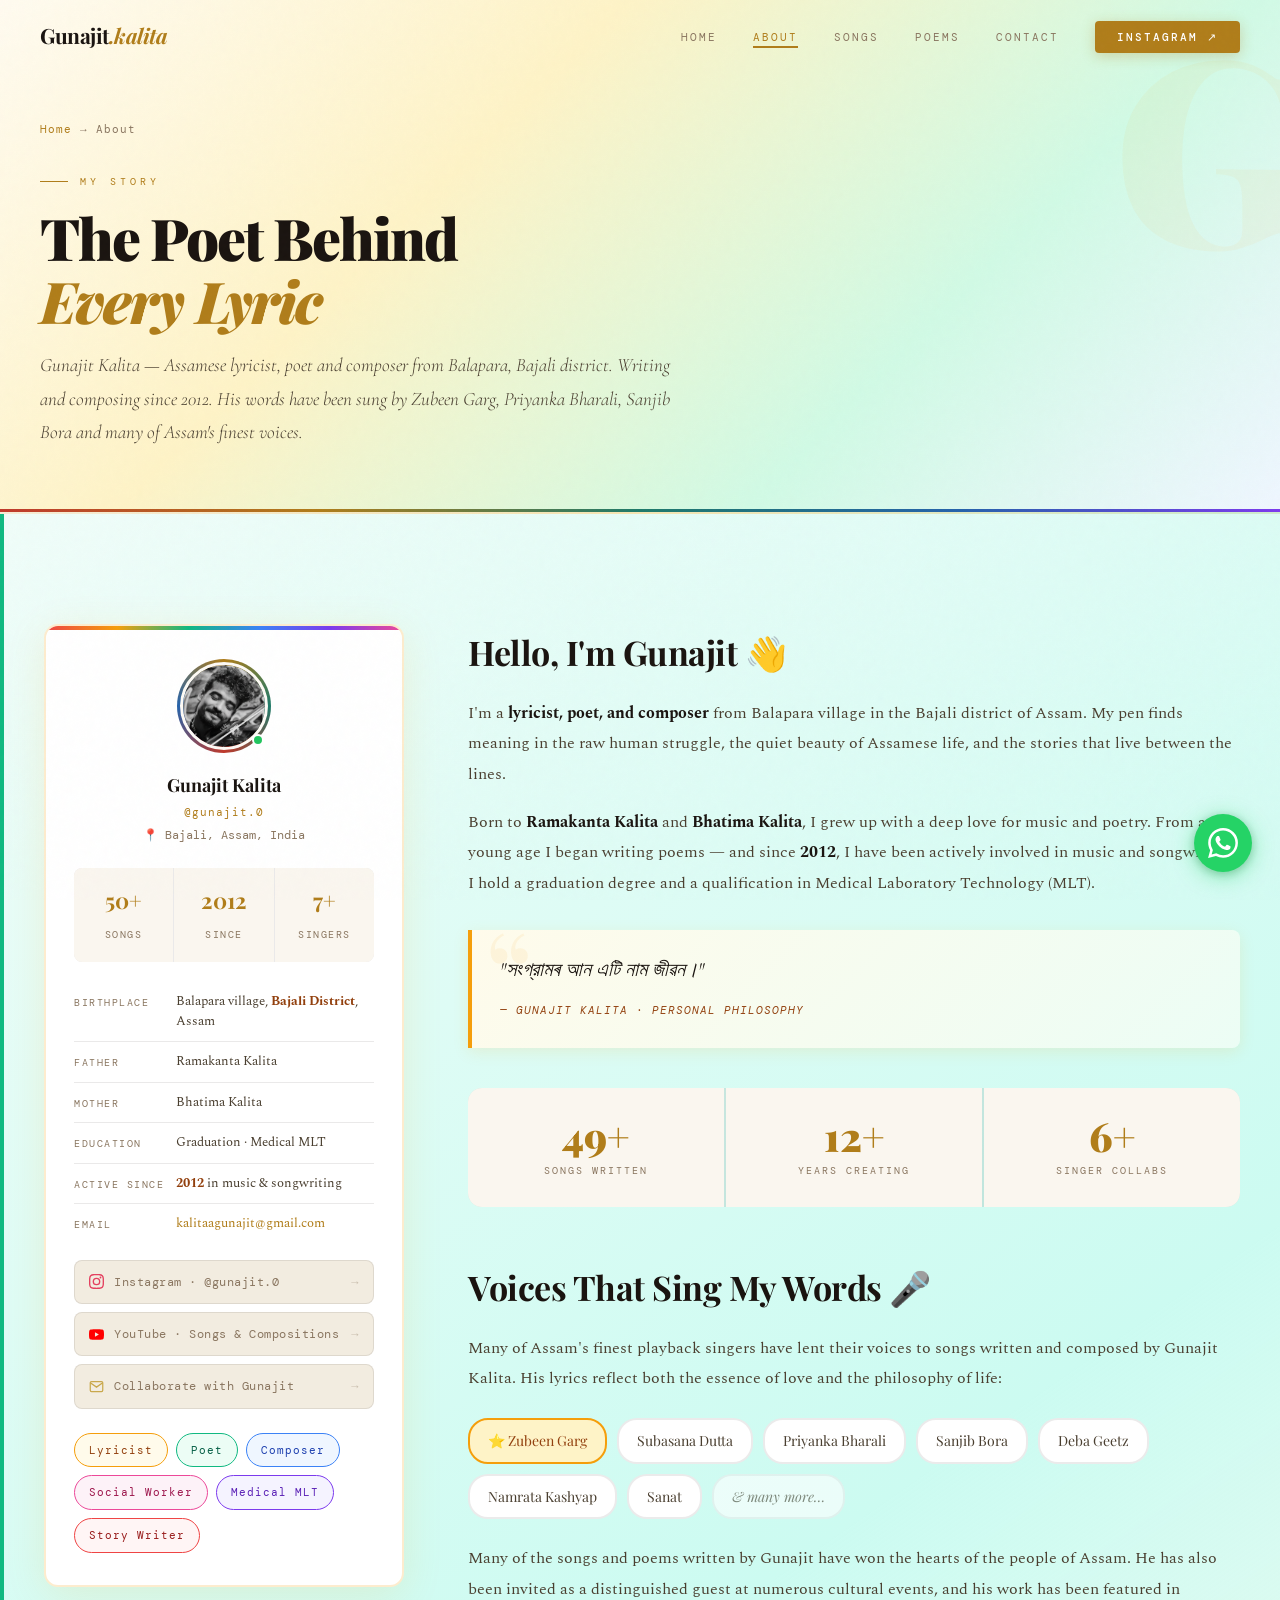
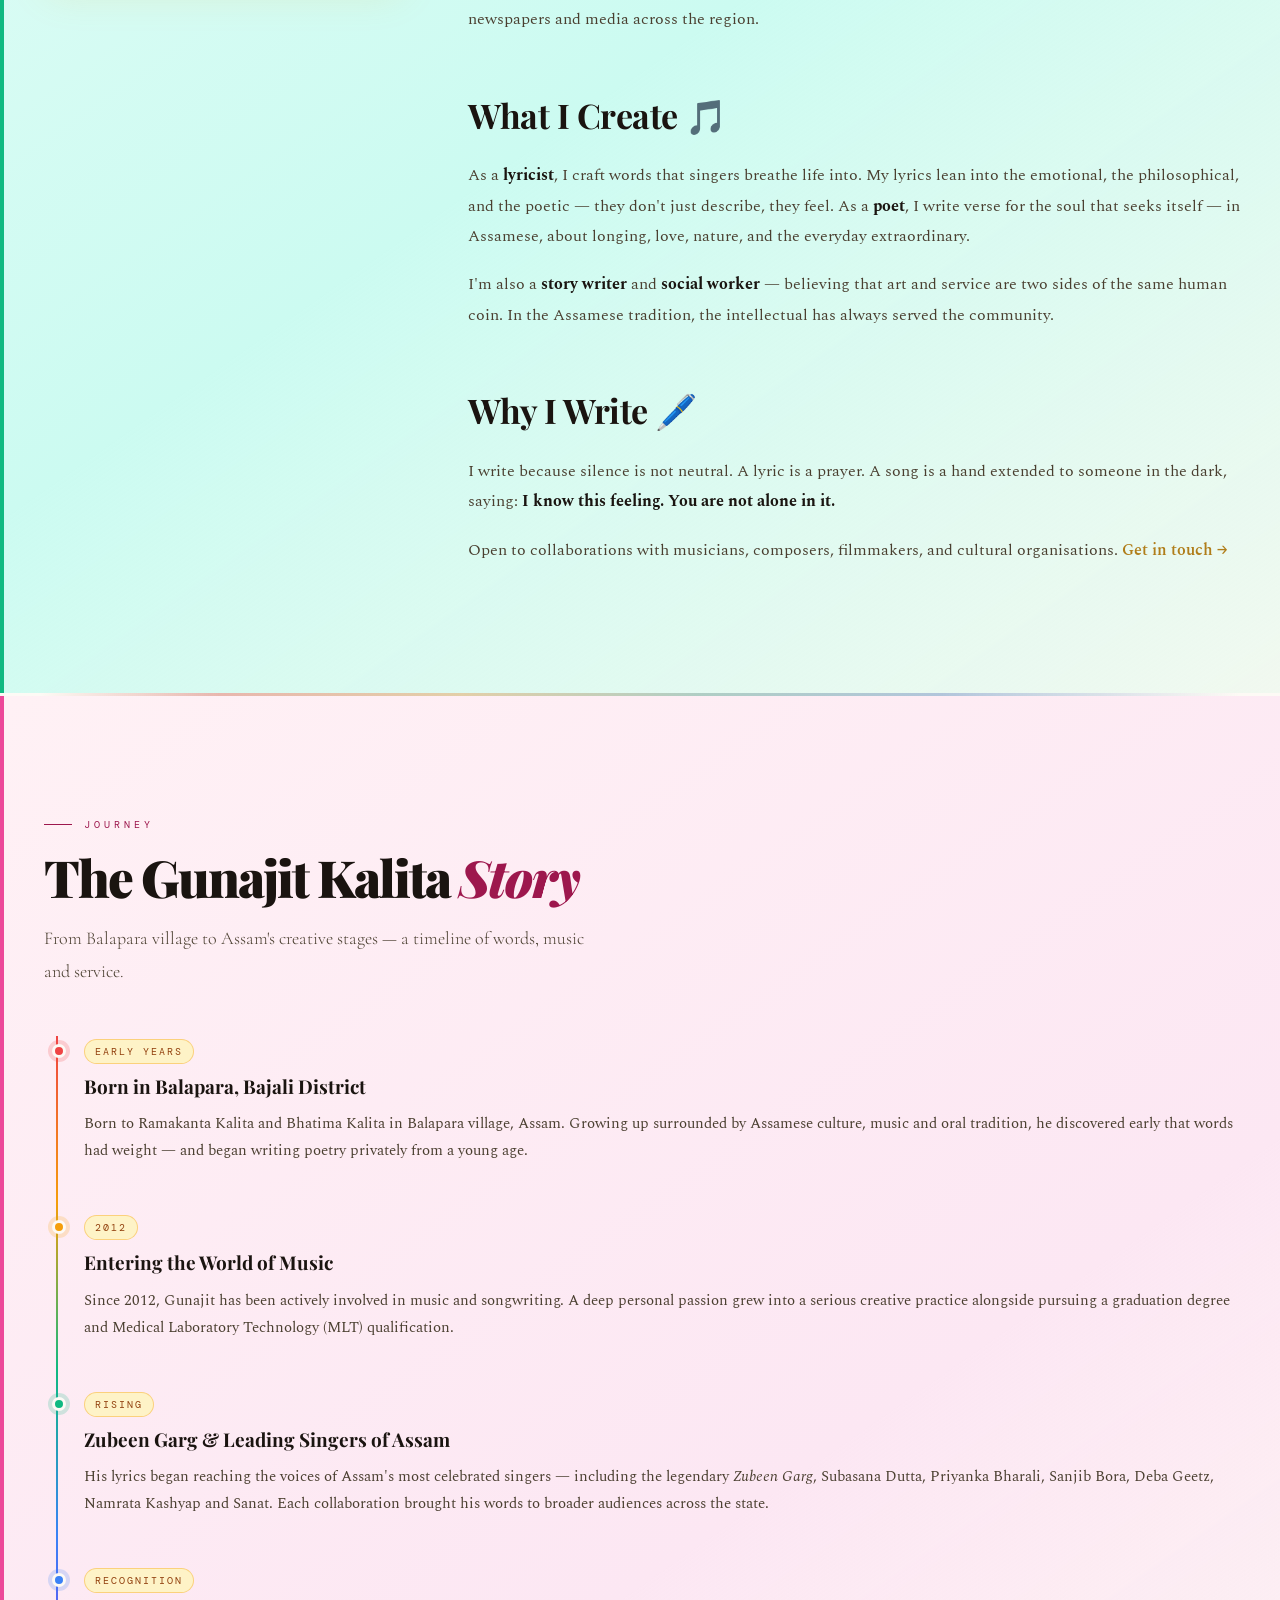
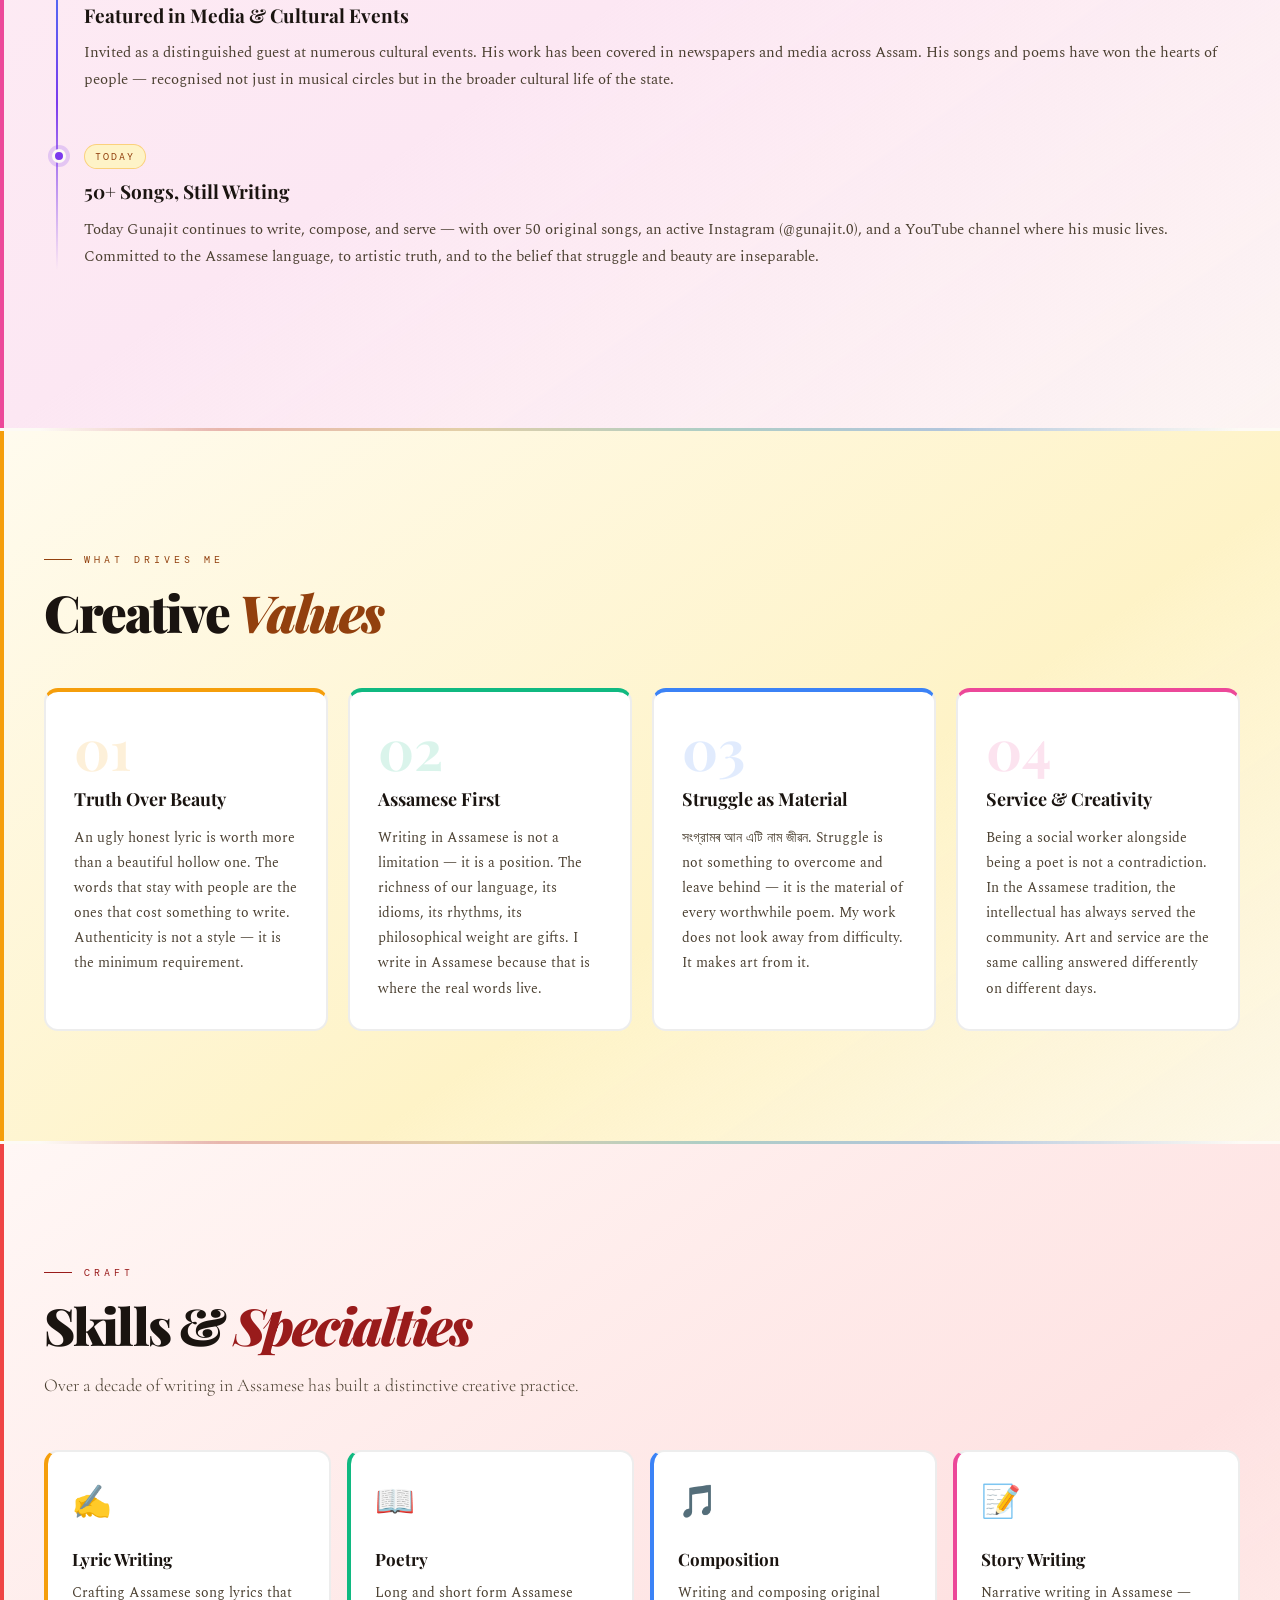
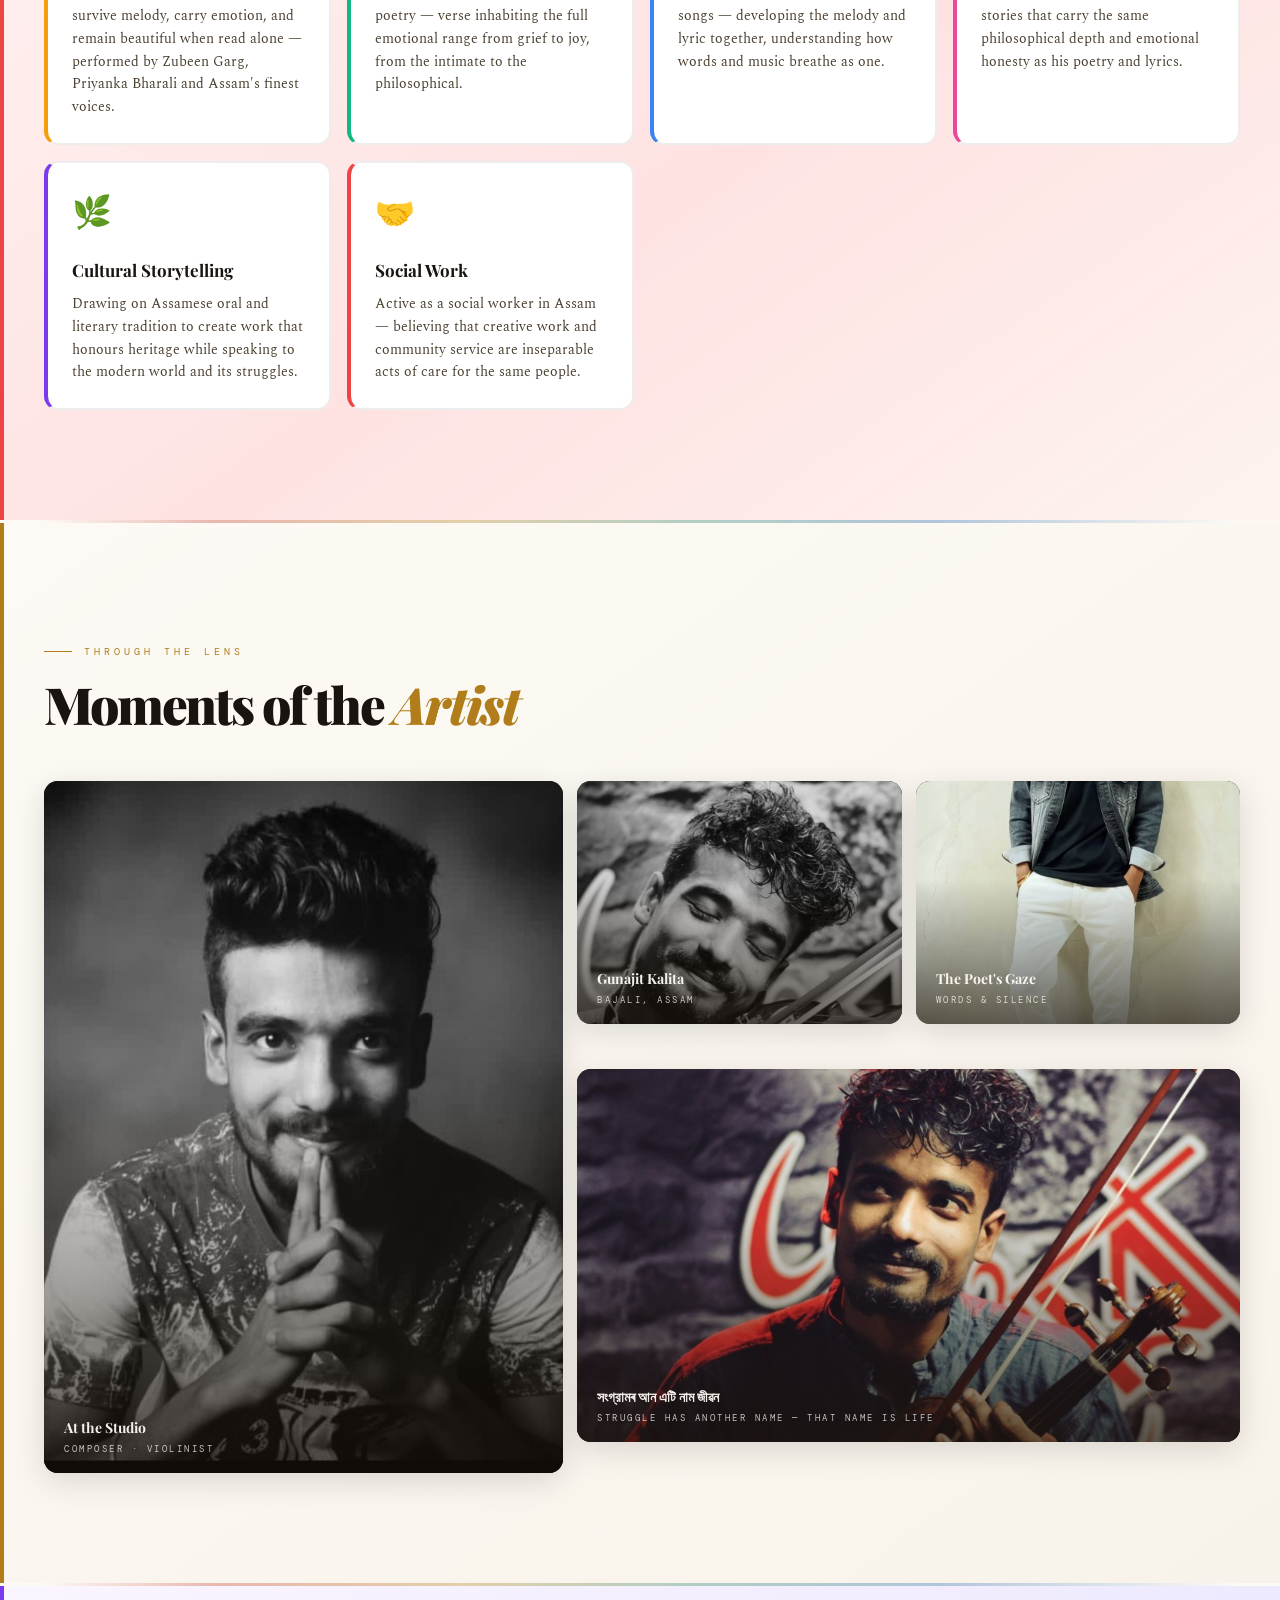
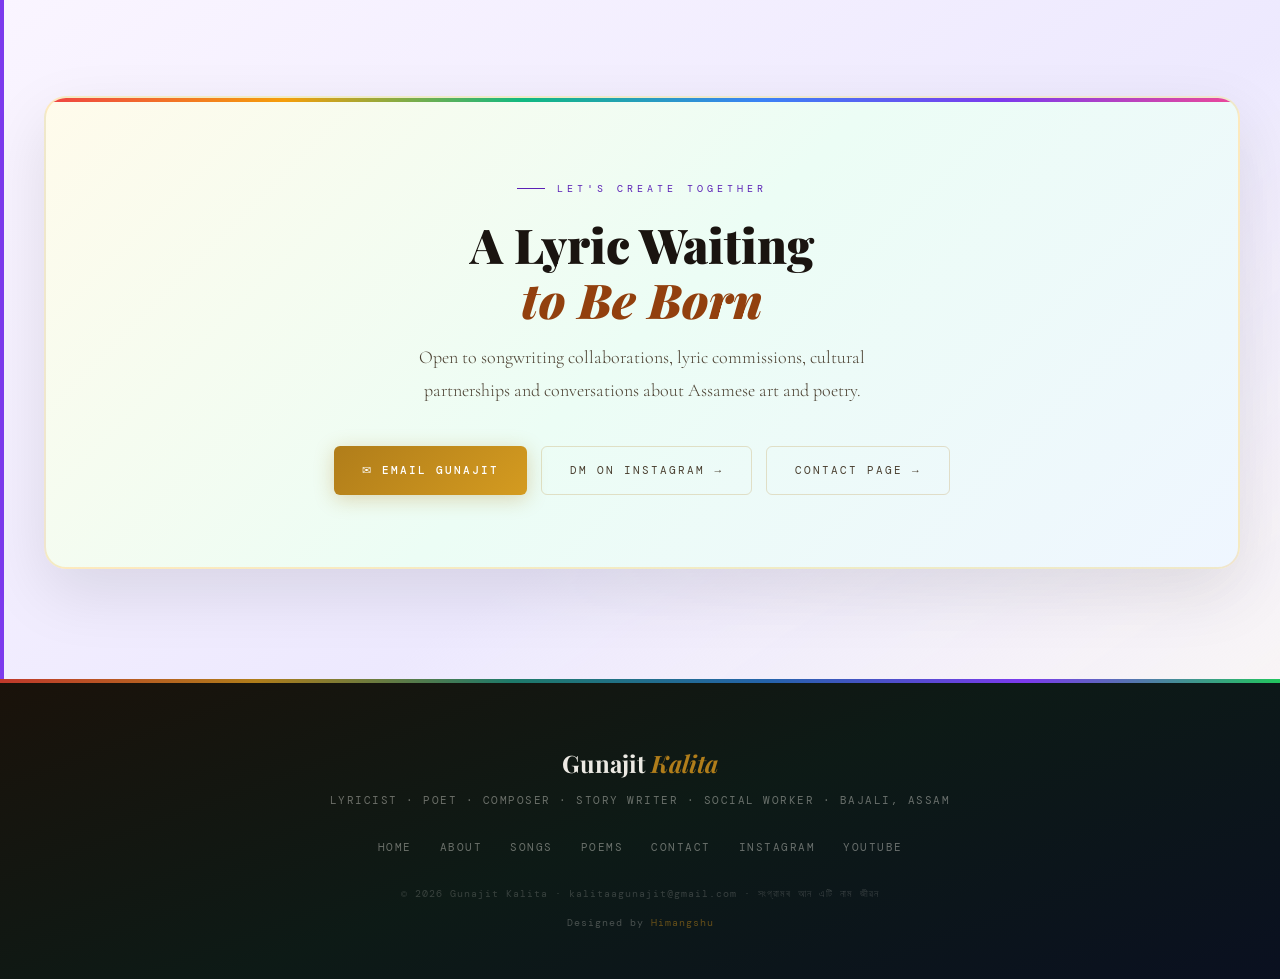
<file: about.html>
<!DOCTYPE html>
<html lang="en">
<head>
<meta charset="UTF-8">
<meta name="viewport" content="width=device-width, initial-scale=1.0">
<title>About Gunajit Kalita | Assamese Lyricist, Poet & Composer from Bajali, Assam</title>
<meta name="description" content="Gunajit Kalita — born in Balapara, Bajali district, Assam. Lyricist, poet and composer since 2012. Songs sung by Zubeen Garg, Priyanka Bharali, Sanjib Bora and many leading Assamese singers.">
<meta name="keywords" content="Gunajit Kalita, Assamese lyricist, Bajali, Balapara, Zubeen Garg, Priyanka Bharali, Sanjib Bora, Assam poet, gunajit.0">
<meta name="author" content="Gunajit Kalita">
<meta name="robots" content="index, follow">
<link rel="icon" href="favicon.ico" type="image/x-icon">
<link rel="canonical" href="https://himangshuin.github.io/gunajit/about.html">
<meta property="og:type" content="profile">
<meta property="og:url" content="https://himangshuin.github.io/gunajit/about.html">
<meta property="og:title" content="About Gunajit Kalita | Assamese Lyricist & Poet from Bajali, Assam">
<meta property="og:description" content="Gunajit Kalita from Balapara, Bajali — lyricist and composer since 2012. Songs sung by Zubeen Garg, Priyanka Bharali, Sanjib Bora and others.">
<meta property="og:image" content="https://himangshuin.github.io/gunajit/og-image.png">
<meta property="og:site_name" content="Gunajit Kalita">
<meta name="twitter:card" content="summary_large_image">
<script type="application/ld+json">{"@context":"https://schema.org","@type":"AboutPage","name":"About Gunajit Kalita","url":"https://himangshuin.github.io/gunajit/about.html","mainEntity":{"@type":"Person","name":"Gunajit Kalita","alternateName":"gunajit.0","birthPlace":{"@type":"Place","name":"Balapara, Bajali District, Assam, India"},"jobTitle":["Lyricist","Poet","Composer","Medical Laboratory Technician","Social Worker"],"sameAs":["https://www.instagram.com/gunajit.0/","https://www.youtube.com/@gunajitkalita6667"]}}</script>
<link rel="preconnect" href="https://fonts.googleapis.com">
<link rel="preconnect" href="https://fonts.gstatic.com" crossorigin>
<link href="https://fonts.googleapis.com/css2?family=Playfair+Display:ital,wght@0,400;0,700;0,900;1,400;1,700;1,900&family=Cormorant+Garamond:ital,wght@0,300;0,400;0,600;1,300;1,400;1,600&family=DM+Mono:wght@300;400;500&family=Spectral:ital,wght@0,300;0,400;0,600;1,300;1,400;1,600&display=swap" rel="stylesheet">
<link rel="stylesheet" href="style.css">
<style>
/* ── ABOUT PAGE ── */
.about-main-grid{display:grid;grid-template-columns:360px 1fr;gap:64px;align-items:start;}
.sidebar-card{background:var(--card);border:2px solid rgba(245,158,11,.2);border-radius:var(--rl);overflow:hidden;box-shadow:0 8px 40px rgba(245,158,11,.12);position:sticky;top:92px;}
.sidebar-card-top{height:4px;background:linear-gradient(90deg,#ef4444,#f59e0b,#10b981,#3b82f6,#7c3aed,#ec4899);}
.sidebar-card-body{padding:32px 28px;}
.bio-row{display:flex;gap:12px;padding:10px 0;border-bottom:1px solid var(--border2);align-items:flex-start;}
.bio-row:last-child{border-bottom:none;}
.bio-label{font-family:'DM Mono',monospace;font-size:10px;letter-spacing:1.5px;text-transform:uppercase;color:var(--txt3);min-width:90px;padding-top:2px;}
.bio-val{font-size:13px;color:var(--txt2);font-family:'Spectral',serif;line-height:1.5;}
.bio-val strong{color:#92400e;}
.sk{padding:7px 14px;border-radius:20px;font-size:11px;font-family:'DM Mono',monospace;letter-spacing:1px;transition:all .2s;cursor:default;border:1.5px solid;}
.sk:nth-child(1){color:#92400e;border-color:#f59e0b;background:#fffbeb;}
.sk:nth-child(2){color:#065f46;border-color:#10b981;background:#ecfdf5;}
.sk:nth-child(3){color:#1e40af;border-color:#3b82f6;background:#eff6ff;}
.sk:nth-child(4){color:#9d174d;border-color:#ec4899;background:#fdf2f8;}
.sk:nth-child(5){color:#5b21b6;border-color:#7c3aed;background:#f5f3ff;}
.sk:nth-child(6){color:#991b1b;border-color:#ef4444;background:#fff5f5;}
.sk:nth-child(n+7){color:#92400e;border-color:#f59e0b;background:#fffbeb;}
.sk:hover{transform:translateY(-2px);box-shadow:0 4px 12px rgba(0,0,0,.12);}
.skills{display:flex;flex-wrap:wrap;gap:8px;margin-top:20px;}

/* Story content */
.story-content h2{font-family:'Playfair Display',serif;font-size:clamp(22px,2.8vw,34px);font-weight:700;color:var(--txt);margin-bottom:16px;margin-top:52px;letter-spacing:-.5px;}
.story-content h2:first-child{margin-top:0;}
.story-content p{font-size:16px;color:var(--txt2);line-height:1.9;margin-bottom:18px;font-family:'Spectral',serif;}
.story-content strong{color:var(--txt);}
.story-quote{background:linear-gradient(135deg,#fffbeb,#ecfdf5);border-left:4px solid #f59e0b;padding:24px 28px;border-radius:0 var(--r) var(--r) 0;margin:32px 0;box-shadow:0 4px 16px rgba(245,158,11,.12);position:relative;overflow:hidden;}
.story-quote::before{content:'\201C';position:absolute;top:-20px;left:12px;font-family:'Playfair Display',serif;font-size:120px;color:rgba(245,158,11,.08);line-height:1;pointer-events:none;}
.story-quote p{font-family:'Cormorant Garamond',serif;font-size:20px;font-style:italic;color:var(--txt);line-height:1.65;margin-bottom:8px;position:relative;z-index:1;}
.story-quote cite{font-size:11px;color:#92400e;font-family:'DM Mono',monospace;letter-spacing:1px;text-transform:uppercase;}

/* Singer tags */
.singers-wall{display:flex;flex-wrap:wrap;gap:10px;margin:24px 0;}
.singer-tag{padding:9px 18px;background:var(--card);border:2px solid rgba(0,0,0,.08);border-radius:20px;font-family:'Playfair Display',serif;font-size:14px;color:var(--txt2);transition:all .25s;cursor:default;}
.singer-tag:hover{border-color:#f59e0b;color:#92400e;background:#fffbeb;transform:translateY(-2px);box-shadow:0 4px 14px rgba(245,158,11,.18);}
.singer-tag.star{border-color:#f59e0b;color:#92400e;background:#fef3c7;}

/* Timeline */
.timeline{margin-top:48px;position:relative;padding-left:40px;}
.timeline::before{content:'';position:absolute;left:12px;top:0;bottom:0;width:2px;background:linear-gradient(to bottom,#ef4444,#f59e0b,#10b981,#3b82f6,#7c3aed,transparent);}
.tli{position:relative;margin-bottom:48px;}
.tli::before{content:'';position:absolute;left:-32px;top:8px;width:14px;height:14px;border-radius:50%;background:var(--acc);border:3px solid var(--bg);box-shadow:0 0 0 4px rgba(176,125,26,.2);transition:box-shadow .3s;}
.tli:nth-child(1)::before{background:#ef4444;box-shadow:0 0 0 4px rgba(239,68,68,.2);}
.tli:nth-child(2)::before{background:#f59e0b;box-shadow:0 0 0 4px rgba(245,158,11,.2);}
.tli:nth-child(3)::before{background:#10b981;box-shadow:0 0 0 4px rgba(16,185,129,.2);}
.tli:nth-child(4)::before{background:#3b82f6;box-shadow:0 0 0 4px rgba(59,130,246,.2);}
.tli:nth-child(5)::before{background:#7c3aed;box-shadow:0 0 0 4px rgba(124,58,237,.2);}
.tli:hover::before{transform:scale(1.3);}
.tli-year{font-size:10px;font-family:'DM Mono',monospace;letter-spacing:2px;text-transform:uppercase;color:#92400e;margin-bottom:6px;background:#fef3c7;display:inline-block;padding:3px 10px;border-radius:20px;border:1px solid rgba(245,158,11,.4);}
.tli-title{font-family:'Playfair Display',serif;font-size:19px;font-weight:700;color:var(--txt);margin-bottom:8px;}
.tli-body{font-size:15px;color:var(--txt2);line-height:1.8;font-family:'Spectral',serif;}

/* Values grid */
.values-grid{display:grid;grid-template-columns:repeat(auto-fit,minmax(260px,1fr));gap:20px;margin-top:48px;}
.vcard{background:var(--card);border:2px solid rgba(0,0,0,.07);border-radius:var(--rl);padding:28px;transition:all .3s;position:relative;overflow:hidden;}
.vcard::after{content:'';position:absolute;inset:0;background:linear-gradient(135deg,rgba(255,255,255,0),rgba(255,255,255,.04));opacity:0;transition:opacity .3s;}
.vcard:hover::after{opacity:1;}
.vcard:nth-child(1){border-top:4px solid #f59e0b;}.vcard:nth-child(2){border-top:4px solid #10b981;}
.vcard:nth-child(3){border-top:4px solid #3b82f6;}.vcard:nth-child(4){border-top:4px solid #ec4899;}
.vcard:hover{box-shadow:0 20px 56px rgba(0,0,0,.12);transform:translateY(-6px);}
.vnum{font-family:'Playfair Display',serif;font-size:56px;font-weight:700;line-height:1;margin-bottom:8px;opacity:.15;}
.vcard:nth-child(1) .vnum{color:#f59e0b;}.vcard:nth-child(2) .vnum{color:#10b981;}
.vcard:nth-child(3) .vnum{color:#3b82f6;}.vcard:nth-child(4) .vnum{color:#ec4899;}
.vtitle{font-family:'Playfair Display',serif;font-size:18px;font-weight:700;color:var(--txt);margin-bottom:10px;}
.vbody{font-size:14px;color:var(--txt2);line-height:1.8;font-family:'Spectral',serif;}

/* Skills grid */
.skills-grid{display:grid;grid-template-columns:repeat(auto-fit,minmax(240px,1fr));gap:16px;margin-top:48px;}
.skcard{background:var(--card);border:2px solid rgba(0,0,0,.07);border-radius:var(--rl);padding:24px;transition:all .3s;}
.skcard:nth-child(1){border-left:4px solid #f59e0b;}.skcard:nth-child(2){border-left:4px solid #10b981;}
.skcard:nth-child(3){border-left:4px solid #3b82f6;}.skcard:nth-child(4){border-left:4px solid #ec4899;}
.skcard:nth-child(5){border-left:4px solid #7c3aed;}.skcard:nth-child(6){border-left:4px solid #ef4444;}
.skcard:hover{transform:translateY(-4px);box-shadow:0 16px 40px rgba(0,0,0,.10);}
.sk-icon{font-size:32px;margin-bottom:14px;}
.sk-name{font-family:'Playfair Display',serif;font-size:17px;font-weight:700;color:var(--txt);margin-bottom:8px;}
.sk-desc{font-size:13.5px;color:var(--txt2);line-height:1.7;font-family:'Spectral',serif;}

/* Stat highlight bar */
.stat-hl{display:grid;grid-template-columns:repeat(3,1fr);gap:2px;background:var(--border2);border-radius:var(--rl);overflow:hidden;margin:40px 0;}
.stat-hl-cell{background:var(--card2);padding:28px 20px;text-align:center;transition:background .25s;}
.stat-hl-cell:hover{background:#fff9f0;}
.shn{font-family:'Playfair Display',serif;font-size:40px;font-weight:900;color:var(--acc);line-height:1;display:block;}
.shl{font-family:'DM Mono',monospace;font-size:10px;letter-spacing:2px;text-transform:uppercase;color:var(--txt3);margin-top:6px;display:block;}

.ctabox{background:linear-gradient(135deg,#fffbeb,#ecfdf5,#eff6ff);border:2px solid rgba(245,158,11,.2);border-radius:var(--rxl);padding:72px;text-align:center;position:relative;overflow:hidden;box-shadow:0 24px 64px rgba(0,0,0,.10);}
.ctabox::before{content:'';position:absolute;top:0;left:0;right:0;height:4px;background:linear-gradient(90deg,#ef4444,#f59e0b,#10b981,#3b82f6,#7c3aed,#ec4899);}
.ctabox *{position:relative;z-index:1;}
.ctabox h2{font-family:'Playfair Display',serif;font-size:clamp(26px,4vw,48px);font-weight:900;line-height:1.15;margin-bottom:14px;}
.ctabox h2 em{color:#92400e;font-style:italic;}
.ctabox p{font-family:'Cormorant Garamond',serif;font-size:18px;font-weight:300;color:var(--txt2);max-width:460px;margin:0 auto 40px;line-height:1.8;}
.ctabtns{display:flex;gap:14px;justify-content:center;flex-wrap:wrap;}

@media(max-width:960px){
  .about-main-grid{grid-template-columns:1fr;}
  .sidebar-card{position:static;order:2;}
  .about-main-grid>:first-child{order:2;}
  .about-main-grid>:last-child{order:1;}
  .story-content h2{margin-top:36px;}
}
@media(max-width:768px){
  .ctabox{padding:40px 24px!important;}
  .ctabtns{flex-direction:column;align-items:stretch;}
  .ctabtns a{width:100%;justify-content:center;}
  .values-grid{grid-template-columns:1fr 1fr;}
  .skills-grid{grid-template-columns:1fr;}
  .timeline{padding-left:28px;}
  .tli-title{font-size:17px;}
  .singers-wall{gap:8px;}
  .singer-tag{font-size:13px;padding:7px 14px;}
  .story-quote{padding:18px 20px;}
  .story-quote p{font-size:17px;}
  .bio-row{flex-direction:column;gap:4px;}
  .bio-label{min-width:unset;}
  .stat-hl{grid-template-columns:1fr 1fr 1fr;}
  .shn{font-size:28px;}
}
@media(max-width:560px){
  .sidebar-card-body{padding:24px 18px;}
  .vnum{font-size:40px;}
  .values-grid{grid-template-columns:1fr;}
  .stat-hl{grid-template-columns:1fr;}
  .skcard{padding:18px;}
  .bio-label{font-size:9px;}
  .bio-val{font-size:12px;}
  .tli-body{font-size:14px;}
}
</style>
</head>
<body>
<div id="read-progress"></div>
<div class="ink ink1" aria-hidden="true"></div>
<div class="ink ink2" aria-hidden="true"></div>

<nav id="nav">
  <div class="nav-in">
    <a href="index.html" class="logo">Gunajit<em>.kalita</em></a>
    <ul class="nav-ul">
      <li><a href="index.html">Home</a></li>
      <li><a href="about.html" class="on">About</a></li>
      <li><a href="songs.html">Songs</a></li>
      <li><a href="poems.html">Poems</a></li>
      <li><a href="contact.html">Contact</a></li>
      <li><a href="https://www.instagram.com/gunajit.0/" target="_blank" rel="noopener" class="nav-cta">Instagram ↗</a></li>
    </ul>
    <button class="mbtn" onclick="toggleMenu()" aria-label="Menu" aria-expanded="false" id="mbtn">☰</button>
  </div>
</nav>
<div class="mmenu" id="mmenu">
  <a href="index.html" onclick="closeMenu()">Home</a>
  <a href="about.html" onclick="closeMenu()">About</a>
  <a href="songs.html" onclick="closeMenu()">Songs</a>
  <a href="poems.html" onclick="closeMenu()">Poems</a>
  <a href="contact.html" onclick="closeMenu()">Contact</a>
  <a href="https://www.instagram.com/gunajit.0/" target="_blank" rel="noopener" onclick="closeMenu()" style="color:var(--acc);">Instagram ↗</a>
  <a href="https://www.youtube.com/@gunajitkalita6667/videos" target="_blank" rel="noopener" onclick="closeMenu()">YouTube ↗</a>
</div>

<!-- PAGE HERO -->
<div class="page-hero" style="background:linear-gradient(135deg,#fffbf0 0%,#fef3c7 35%,#d1fae5 70%,#eff6ff 100%);overflow:hidden;">
  <div style="position:absolute;right:-30px;top:10px;font-family:'Playfair Display',serif;font-size:260px;font-weight:900;color:rgba(245,158,11,.05);line-height:1;pointer-events:none;user-select:none;" aria-hidden="true">G</div>
  <div class="page-hero-in">
    <p class="breadcrumb"><a href="index.html">Home</a> → About</p>
    <span class="lbl">My Story</span>
    <h1 class="page-h1">The Poet Behind<br><em>Every Lyric</em></h1>
    <p style="font-family:'Cormorant Garamond',serif;font-size:19px;font-weight:300;font-style:italic;color:var(--txt2);max-width:640px;line-height:1.75;margin-top:16px;">Gunajit Kalita — Assamese lyricist, poet and composer from Balapara, Bajali district. Writing and composing since 2012. His words have been sung by Zubeen Garg, Priyanka Bharali, Sanjib Bora and many of Assam's finest voices.</p>
  </div>
</div>

<!-- ABOUT MAIN GRID -->
<section class="sec sec-teal">
  <div class="sec-in">
    <div class="about-main-grid">

      <!-- SIDEBAR -->
      <aside class="fu">
        <div class="sidebar-card">
          <div class="sidebar-card-top"></div>
          <div class="sidebar-card-body">
            <div class="aw">
              <div class="aring"></div>
              <div class="ains" style="overflow:hidden;background:none;padding:0;border:3px solid var(--bg);">
                <img src="gunajit-1.jpg" alt="Gunajit Kalita" style="width:100%;height:100%;object-fit:cover;object-position:center top;display:block;border-radius:50%;">
              </div>
              <div class="adot"></div>
            </div>
            <div class="pname">Gunajit Kalita</div>
            <div class="phandle">@gunajit.0</div>
            <div class="ploc">📍 Bajali, Assam, India</div>
            <div class="srow">
              <div class="scell"><span class="sn" data-count="50" data-suffix="+">0</span><span class="sl">Songs</span></div>
              <div class="scell"><span class="sn">2012</span><span class="sl">Since</span></div>
              <div class="scell"><span class="sn" data-count="7" data-suffix="+">0</span><span class="sl">Singers</span></div>
            </div>
            <div style="margin:16px 0;">
              <div class="bio-row"><span class="bio-label">Birthplace</span><span class="bio-val">Balapara village, <strong>Bajali District</strong>, Assam</span></div>
              <div class="bio-row"><span class="bio-label">Father</span><span class="bio-val">Ramakanta Kalita</span></div>
              <div class="bio-row"><span class="bio-label">Mother</span><span class="bio-val">Bhatima Kalita</span></div>
              <div class="bio-row"><span class="bio-label">Education</span><span class="bio-val">Graduation · Medical MLT</span></div>
              <div class="bio-row"><span class="bio-label">Active Since</span><span class="bio-val"><strong>2012</strong> in music & songwriting</span></div>
              <div class="bio-row"><span class="bio-label">Email</span><span class="bio-val"><a href="mailto:kalitaagunajit@gmail.com" style="color:var(--acc);text-decoration:none;">kalitaagunajit@gmail.com</a></span></div>
            </div>
            <div class="qlinks">
              <a href="https://www.instagram.com/gunajit.0/" target="_blank" rel="noopener" class="ql">
                <svg viewBox="0 0 24 24" fill="#E4405F" width="15" height="15"><path d="M12 2.163c3.204 0 3.584.012 4.85.07 3.252.148 4.771 1.691 4.919 4.919.058 1.265.069 1.645.069 4.849 0 3.205-.012 3.584-.069 4.849-.149 3.225-1.664 4.771-4.919 4.919-1.266.058-1.644.07-4.85.07-3.204 0-3.584-.012-4.849-.07-3.26-.149-4.771-1.699-4.919-4.92-.058-1.265-.07-1.644-.07-4.849 0-3.204.013-3.583.07-4.849.149-3.227 1.664-4.771 4.919-4.919 1.266-.057 1.645-.069 4.849-.069zM12 0C8.741 0 8.333.014 7.053.072 2.695.272.273 2.69.073 7.052.014 8.333 0 8.741 0 12c0 3.259.014 3.668.072 4.948.2 4.358 2.618 6.78 6.98 6.98C8.333 23.986 8.741 24 12 24c3.259 0 3.668-.014 4.948-.072 4.354-.2 6.782-2.618 6.979-6.98.059-1.28.073-1.689.073-4.948 0-3.259-.014-3.667-.072-4.947-.196-4.354-2.617-6.78-6.979-6.98C15.668.014 15.259 0 12 0zm0 5.838a6.162 6.162 0 100 12.324 6.162 6.162 0 000-12.324zM12 16a4 4 0 110-8 4 4 0 010 8zm6.406-11.845a1.44 1.44 0 100 2.881 1.44 1.44 0 000-2.881z"/></svg>
                Instagram · @gunajit.0 <span class="ql-arr">→</span>
              </a>
              <a href="https://www.youtube.com/@gunajitkalita6667/videos" target="_blank" rel="noopener" class="ql">
                <svg viewBox="0 0 24 24" fill="#FF0000" width="15" height="15"><path d="M23.498 6.186a3.016 3.016 0 00-2.122-2.136C19.505 3.545 12 3.545 12 3.545s-7.505 0-9.377.505A3.017 3.017 0 00.502 6.186C0 8.07 0 12 0 12s0 3.93.502 5.814a3.016 3.016 0 002.122 2.136c1.871.505 9.376.505 9.376.505s7.505 0 9.377-.505a3.015 3.015 0 002.122-2.136C24 15.93 24 12 24 12s0-3.93-.502-5.814zM9.545 15.568V8.432L15.818 12l-6.273 3.568z"/></svg>
                YouTube · Songs & Compositions <span class="ql-arr">→</span>
              </a>
              <a href="contact.html" class="ql">
                <svg viewBox="0 0 24 24" fill="none" stroke="#c9a84c" stroke-width="2" width="15" height="15"><path d="M4 4h16c1.1 0 2 .9 2 2v12c0 1.1-.9 2-2 2H4c-1.1 0-2-.9-2-2V6c0-1.1.9-2 2-2z"/><polyline points="22,6 12,13 2,6"/></svg>
                Collaborate with Gunajit <span class="ql-arr">→</span>
              </a>
            </div>
            <div class="skills" style="margin-top:24px;">
              <span class="sk">Lyricist</span><span class="sk">Poet</span>
              <span class="sk">Composer</span><span class="sk">Social Worker</span>
              <span class="sk">Medical MLT</span><span class="sk">Story Writer</span>
            </div>
          </div>
        </div>
      </aside>

      <!-- STORY CONTENT -->
      <div class="story-content fu">
        <h2>Hello, I'm Gunajit 👋</h2>
        <p>I'm a <strong>lyricist, poet, and composer</strong> from Balapara village in the Bajali district of Assam. My pen finds meaning in the raw human struggle, the quiet beauty of Assamese life, and the stories that live between the lines.</p>
        <p>Born to <strong>Ramakanta Kalita</strong> and <strong>Bhatima Kalita</strong>, I grew up with a deep love for music and poetry. From a very young age I began writing poems — and since <strong>2012</strong>, I have been actively involved in music and songwriting. I hold a graduation degree and a qualification in Medical Laboratory Technology (MLT).</p>

        <div class="story-quote">
          <p>"সংগ্রামৰ আন এটি নাম জীৱন।"</p>
          <cite>— Gunajit Kalita · Personal Philosophy</cite>
        </div>

        <!-- Stat strip inline -->
        <div class="stat-hl">
          <div class="stat-hl-cell"><span class="shn" data-count="50" data-suffix="+">0</span><span class="shl">Songs Written</span></div>
          <div class="stat-hl-cell"><span class="shn" data-count="13" data-suffix="+">0</span><span class="shl">Years Creating</span></div>
          <div class="stat-hl-cell"><span class="shn" data-count="7" data-suffix="+">0</span><span class="shl">Singer Collabs</span></div>
        </div>

        <h2>Voices That Sing My Words 🎤</h2>
        <p>Many of Assam's finest playback singers have lent their voices to songs written and composed by Gunajit Kalita. His lyrics reflect both the essence of love and the philosophy of life:</p>
        <div class="singers-wall">
          <span class="singer-tag star">⭐ Zubeen Garg</span>
          <span class="singer-tag">Subasana Dutta</span>
          <span class="singer-tag">Priyanka Bharali</span>
          <span class="singer-tag">Sanjib Bora</span>
          <span class="singer-tag">Deba Geetz</span>
          <span class="singer-tag">Namrata Kashyap</span>
          <span class="singer-tag">Sanat</span>
          <span class="singer-tag" style="opacity:.6;font-style:italic;">& many more…</span>
        </div>
        <p>Many of the songs and poems written by Gunajit have won the hearts of the people of Assam. He has also been invited as a distinguished guest at numerous cultural events, and his work has been featured in newspapers and media across the region.</p>

        <h2>What I Create 🎵</h2>
        <p>As a <strong>lyricist</strong>, I craft words that singers breathe life into. My lyrics lean into the emotional, the philosophical, and the poetic — they don't just describe, they feel. As a <strong>poet</strong>, I write verse for the soul that seeks itself — in Assamese, about longing, love, nature, and the everyday extraordinary.</p>
        <p>I'm also a <strong>story writer</strong> and <strong>social worker</strong> — believing that art and service are two sides of the same human coin. In the Assamese tradition, the intellectual has always served the community.</p>

        <h2>Why I Write 🖊️</h2>
        <p>I write because silence is not neutral. A lyric is a prayer. A song is a hand extended to someone in the dark, saying: <strong>I know this feeling. You are not alone in it.</strong></p>
        <p>Open to collaborations with musicians, composers, filmmakers, and cultural organisations. <a href="contact.html" style="color:var(--acc);text-decoration:none;font-weight:600;">Get in touch →</a></p>
      </div>
    </div>
  </div>
</section>

<div class="divline"></div>

<!-- TIMELINE -->
<section class="sec sec-ember">
  <div class="sec-in">
    <span class="lbl">Journey</span>
    <h2 class="h2">The Gunajit Kalita <em>Story</em></h2>
    <p class="desc" style="margin-bottom:0;">From Balapara village to Assam's creative stages — a timeline of words, music and service.</p>
    <div class="timeline">
      <div class="tli fu">
        <div class="tli-year">Early Years</div>
        <div class="tli-title">Born in Balapara, Bajali District</div>
        <div class="tli-body">Born to Ramakanta Kalita and Bhatima Kalita in Balapara village, Assam. Growing up surrounded by Assamese culture, music and oral tradition, he discovered early that words had weight — and began writing poetry privately from a young age.</div>
      </div>
      <div class="tli fu">
        <div class="tli-year">2012</div>
        <div class="tli-title">Entering the World of Music</div>
        <div class="tli-body">Since 2012, Gunajit has been actively involved in music and songwriting. A deep personal passion grew into a serious creative practice alongside pursuing a graduation degree and Medical Laboratory Technology (MLT) qualification.</div>
      </div>
      <div class="tli fu">
        <div class="tli-year">Rising</div>
        <div class="tli-title">Zubeen Garg & Leading Singers of Assam</div>
        <div class="tli-body">His lyrics began reaching the voices of Assam's most celebrated singers — including the legendary <em>Zubeen Garg</em>, Subasana Dutta, Priyanka Bharali, Sanjib Bora, Deba Geetz, Namrata Kashyap and Sanat. Each collaboration brought his words to broader audiences across the state.</div>
      </div>
      <div class="tli fu">
        <div class="tli-year">Recognition</div>
        <div class="tli-title">Featured in Media & Cultural Events</div>
        <div class="tli-body">Invited as a distinguished guest at numerous cultural events. His work has been covered in newspapers and media across Assam. His songs and poems have won the hearts of people — recognised not just in musical circles but in the broader cultural life of the state.</div>
      </div>
      <div class="tli fu">
        <div class="tli-year">Today</div>
        <div class="tli-title">50+ Songs, Still Writing</div>
        <div class="tli-body">Today Gunajit continues to write, compose, and serve — with over 50 original songs, an active Instagram (@gunajit.0), and a YouTube channel where his music lives. Committed to the Assamese language, to artistic truth, and to the belief that struggle and beauty are inseparable.</div>
      </div>
    </div>
  </div>
</section>

<div class="divline"></div>

<!-- VALUES -->
<section class="sec sec-gold">
  <div class="sec-in">
    <span class="lbl">What Drives Me</span>
    <h2 class="h2">Creative <em>Values</em></h2>
    <div class="values-grid">
      <div class="vcard fu"><div class="vnum">01</div><div class="vtitle">Truth Over Beauty</div><div class="vbody">An ugly honest lyric is worth more than a beautiful hollow one. The words that stay with people are the ones that cost something to write. Authenticity is not a style — it is the minimum requirement.</div></div>
      <div class="vcard fu"><div class="vnum">02</div><div class="vtitle">Assamese First</div><div class="vbody">Writing in Assamese is not a limitation — it is a position. The richness of our language, its idioms, its rhythms, its philosophical weight are gifts. I write in Assamese because that is where the real words live.</div></div>
      <div class="vcard fu"><div class="vnum">03</div><div class="vtitle">Struggle as Material</div><div class="vbody">সংগ্রামৰ আন এটি নাম জীৱন. Struggle is not something to overcome and leave behind — it is the material of every worthwhile poem. My work does not look away from difficulty. It makes art from it.</div></div>
      <div class="vcard fu"><div class="vnum">04</div><div class="vtitle">Service & Creativity</div><div class="vbody">Being a social worker alongside being a poet is not a contradiction. In the Assamese tradition, the intellectual has always served the community. Art and service are the same calling answered differently on different days.</div></div>
    </div>
  </div>
</section>

<div class="divline"></div>

<!-- SKILLS -->
<section class="sec sec-warm">
  <div class="sec-in">
    <span class="lbl">Craft</span>
    <h2 class="h2">Skills & <em>Specialties</em></h2>
    <p class="desc" style="margin-bottom:0;">Over a decade of writing in Assamese has built a distinctive creative practice.</p>
    <div class="skills-grid">
      <div class="skcard fu"><div class="sk-icon">✍️</div><div class="sk-name">Lyric Writing</div><div class="sk-desc">Crafting Assamese song lyrics that survive melody, carry emotion, and remain beautiful when read alone — performed by Zubeen Garg, Priyanka Bharali and Assam's finest voices.</div></div>
      <div class="skcard fu"><div class="sk-icon">📖</div><div class="sk-name">Poetry</div><div class="sk-desc">Long and short form Assamese poetry — verse inhabiting the full emotional range from grief to joy, from the intimate to the philosophical.</div></div>
      <div class="skcard fu"><div class="sk-icon">🎵</div><div class="sk-name">Composition</div><div class="sk-desc">Writing and composing original songs — developing the melody and lyric together, understanding how words and music breathe as one.</div></div>
      <div class="skcard fu"><div class="sk-icon">📝</div><div class="sk-name">Story Writing</div><div class="sk-desc">Narrative writing in Assamese — stories that carry the same philosophical depth and emotional honesty as his poetry and lyrics.</div></div>
      <div class="skcard fu"><div class="sk-icon">🌿</div><div class="sk-name">Cultural Storytelling</div><div class="sk-desc">Drawing on Assamese oral and literary tradition to create work that honours heritage while speaking to the modern world and its struggles.</div></div>
      <div class="skcard fu"><div class="sk-icon">🤝</div><div class="sk-name">Social Work</div><div class="sk-desc">Active as a social worker in Assam — believing that creative work and community service are inseparable acts of care for the same people.</div></div>
    </div>
  </div>
</section>

<div class="divline"></div>

<!-- GALLERY -->
<section class="sec sec-ink">
  <div class="sec-in">
    <span class="lbl">Through the Lens</span>
    <h2 class="h2" style="margin-bottom:48px;">Moments of the <em>Artist</em></h2>
    <div class="photo-gallery">
      <div class="pgcard pg-main fu">
        <img src="gunajit-3.jpg" alt="Gunajit Kalita playing violin" loading="lazy" style="object-position:center 25%;">
        <div class="pgcard-overlay"></div>
        <div class="pgcard-label"><strong>At the Studio</strong>Composer · Violinist</div>
      </div>
      <div class="pgcard pg-sm fu">
        <img src="gunajit-1.jpg" alt="Gunajit Kalita portrait" loading="lazy" style="object-position:top center;">
        <div class="pgcard-overlay"></div>
        <div class="pgcard-label"><strong>Gunajit Kalita</strong>Bajali, Assam</div>
      </div>
      <div class="pgcard pg-sm fu">
        <img src="gunajit-2.jpg" alt="Gunajit Kalita black and white" loading="lazy" style="object-position:center center;">
        <div class="pgcard-overlay"></div>
        <div class="pgcard-label"><strong>The Poet's Gaze</strong>Words & Silence</div>
      </div>
      <div class="pgcard pg-sm pg-wide fu">
        <img src="gunajit-4.jpg" alt="Gunajit Kalita lost in music" loading="lazy" style="object-position:center 25%;">
        <div class="pgcard-overlay"></div>
        <div class="pgcard-label"><strong>সংগ্রামৰ আন এটি নাম জীৱন</strong>Struggle has another name — that name is life</div>
      </div>
    </div>
  </div>
</section>

<div class="divline"></div>

<!-- CTA -->
<section class="sec sec-deep">
  <div class="sec-in">
    <div class="ctabox fscale">
      <span class="lbl" style="justify-content:center;margin-bottom:20px;">Let's Create Together</span>
      <h2>A Lyric Waiting<br><em>to Be Born</em></h2>
      <p>Open to songwriting collaborations, lyric commissions, cultural partnerships and conversations about Assamese art and poetry.</p>
      <div class="ctabtns">
        <a href="mailto:kalitaagunajit@gmail.com" class="btn-gold">✉ Email Gunajit</a>
        <a href="https://www.instagram.com/gunajit.0/" target="_blank" rel="noopener" class="btn-ghost">DM on Instagram →</a>
        <a href="contact.html" class="btn-ghost">Contact Page →</a>
      </div>
    </div>
  </div>
</section>

<footer>
  <div class="finr">
    <div class="flogo">Gunajit<em> Kalita</em></div>
    <p class="ftag">Lyricist · Poet · Composer · Story Writer · Social Worker · Bajali, Assam</p>
    <div class="flinks">
      <a href="index.html">Home</a><a href="about.html">About</a>
      <a href="songs.html">Songs</a><a href="poems.html">Poems</a>
      <a href="contact.html">Contact</a>
      <a href="https://www.instagram.com/gunajit.0/" target="_blank" rel="noopener">Instagram</a>
      <a href="https://www.youtube.com/@gunajitkalita6667/videos" target="_blank" rel="noopener">YouTube</a>
    </div>
    <p class="fcopy">© 2026 Gunajit Kalita · kalitaagunajit@gmail.com · সংগ্রামৰ আন এটি নাম জীৱন</p>
    <p class="fdesign">Designed by <a href="https://www.instagram.com/himangshu" target="_blank" rel="noopener">Himangshu</a></p>
  </div>
</footer>

<button class="scroll-top" id="scrollTop" onclick="window.scrollTo({top:0,behavior:'smooth'})" aria-label="Scroll to top">↑</button>
<div class="wa-float">
  <span class="wa-tooltip">Chat on WhatsApp</span>
  <a class="wa-btn" href="https://wa.me/6001908711?text=Hello%20Gunajit!" target="_blank" rel="noopener" aria-label="WhatsApp">
    <svg viewBox="0 0 24 24" fill="white"><path d="M17.472 14.382c-.297-.149-1.758-.867-2.03-.967-.273-.099-.471-.148-.67.15-.197.297-.767.966-.94 1.164-.173.199-.347.223-.644.075-.297-.15-1.255-.463-2.39-1.475-.883-.788-1.48-1.761-1.653-2.059-.173-.297-.018-.458.13-.606.134-.133.298-.347.446-.52.149-.174.198-.298.298-.497.099-.198.05-.371-.025-.52-.075-.149-.669-1.612-.916-2.207-.242-.579-.487-.5-.669-.51-.173-.008-.371-.01-.57-.01-.198 0-.52.074-.792.372-.272.297-1.04 1.016-1.04 2.479 0 1.462 1.065 2.875 1.213 3.074.149.198 2.096 3.2 5.077 4.487.709.306 1.262.489 1.694.625.712.227 1.36.195 1.871.118.571-.085 1.758-.719 2.006-1.413.248-.694.248-1.289.173-1.413-.074-.124-.272-.198-.57-.347m-5.421 7.403h-.004a9.87 9.87 0 01-5.031-1.378l-.361-.214-3.741.982.998-3.648-.235-.374a9.86 9.86 0 01-1.51-5.26c.001-5.45 4.436-9.884 9.888-9.884 2.64 0 5.122 1.03 6.988 2.898a9.825 9.825 0 012.893 6.994c-.003 5.45-4.437 9.884-9.885 9.884m8.413-18.297A11.815 11.815 0 0012.05 0C5.495 0 .16 5.335.157 11.892c0 2.096.547 4.142 1.588 5.945L.057 24l6.305-1.654a11.882 11.882 0 005.683 1.448h.005c6.554 0 11.89-5.335 11.893-11.893a11.821 11.821 0 00-3.48-8.413z"/></svg>
  </a>
</div>

<script>
const NAV=document.getElementById('nav'),st=document.getElementById('scrollTop'),rpBar=document.getElementById('read-progress');
window.addEventListener('scroll',()=>{
  NAV.classList.toggle('scrolled',scrollY>40);
  if(st)st.classList.toggle('visible',scrollY>400);
  const p=(scrollY/(document.documentElement.scrollHeight-innerHeight))*100;
  if(rpBar)rpBar.style.width=Math.min(p,100)+'%';
},{passive:true});
const obs=new IntersectionObserver(entries=>{entries.forEach((e,i)=>{if(e.isIntersecting){setTimeout(()=>e.target.classList.add('in'),i*90);obs.unobserve(e.target);}});},{threshold:.08});
document.querySelectorAll('.fu,.fl,.fr,.fscale').forEach(el=>obs.observe(el));
function animateCount(el){const target=parseInt(el.dataset.count,10);const suffix=el.dataset.suffix||'';const dur=1400;const start=performance.now();function step(now){const prog=Math.min((now-start)/dur,1);const ease=1-Math.pow(1-prog,3);el.textContent=Math.floor(ease*target)+suffix;if(prog<1)requestAnimationFrame(step);else el.textContent=target+suffix;}requestAnimationFrame(step);}
const cobs=new IntersectionObserver(entries=>{entries.forEach(e=>{if(e.isIntersecting){animateCount(e.target);cobs.unobserve(e.target);}});},{threshold:.3});
document.querySelectorAll('[data-count]').forEach(el=>cobs.observe(el));
function toggleMenu(){const m=document.getElementById('mmenu'),b=document.getElementById('mbtn');const on=m.classList.toggle('on');b.textContent=on?'✕':'☰';b.setAttribute('aria-expanded',on);}
function closeMenu(){const m=document.getElementById('mmenu'),b=document.getElementById('mbtn');m.classList.remove('on');b.textContent='☰';b.setAttribute('aria-expanded',false);}
document.addEventListener('click',e=>{const m=document.getElementById('mmenu'),b=document.getElementById('mbtn');if(m&&m.classList.contains('on')&&!m.contains(e.target)&&b&&!b.contains(e.target))closeMenu();});
</script>
</body>
</html>
</file>
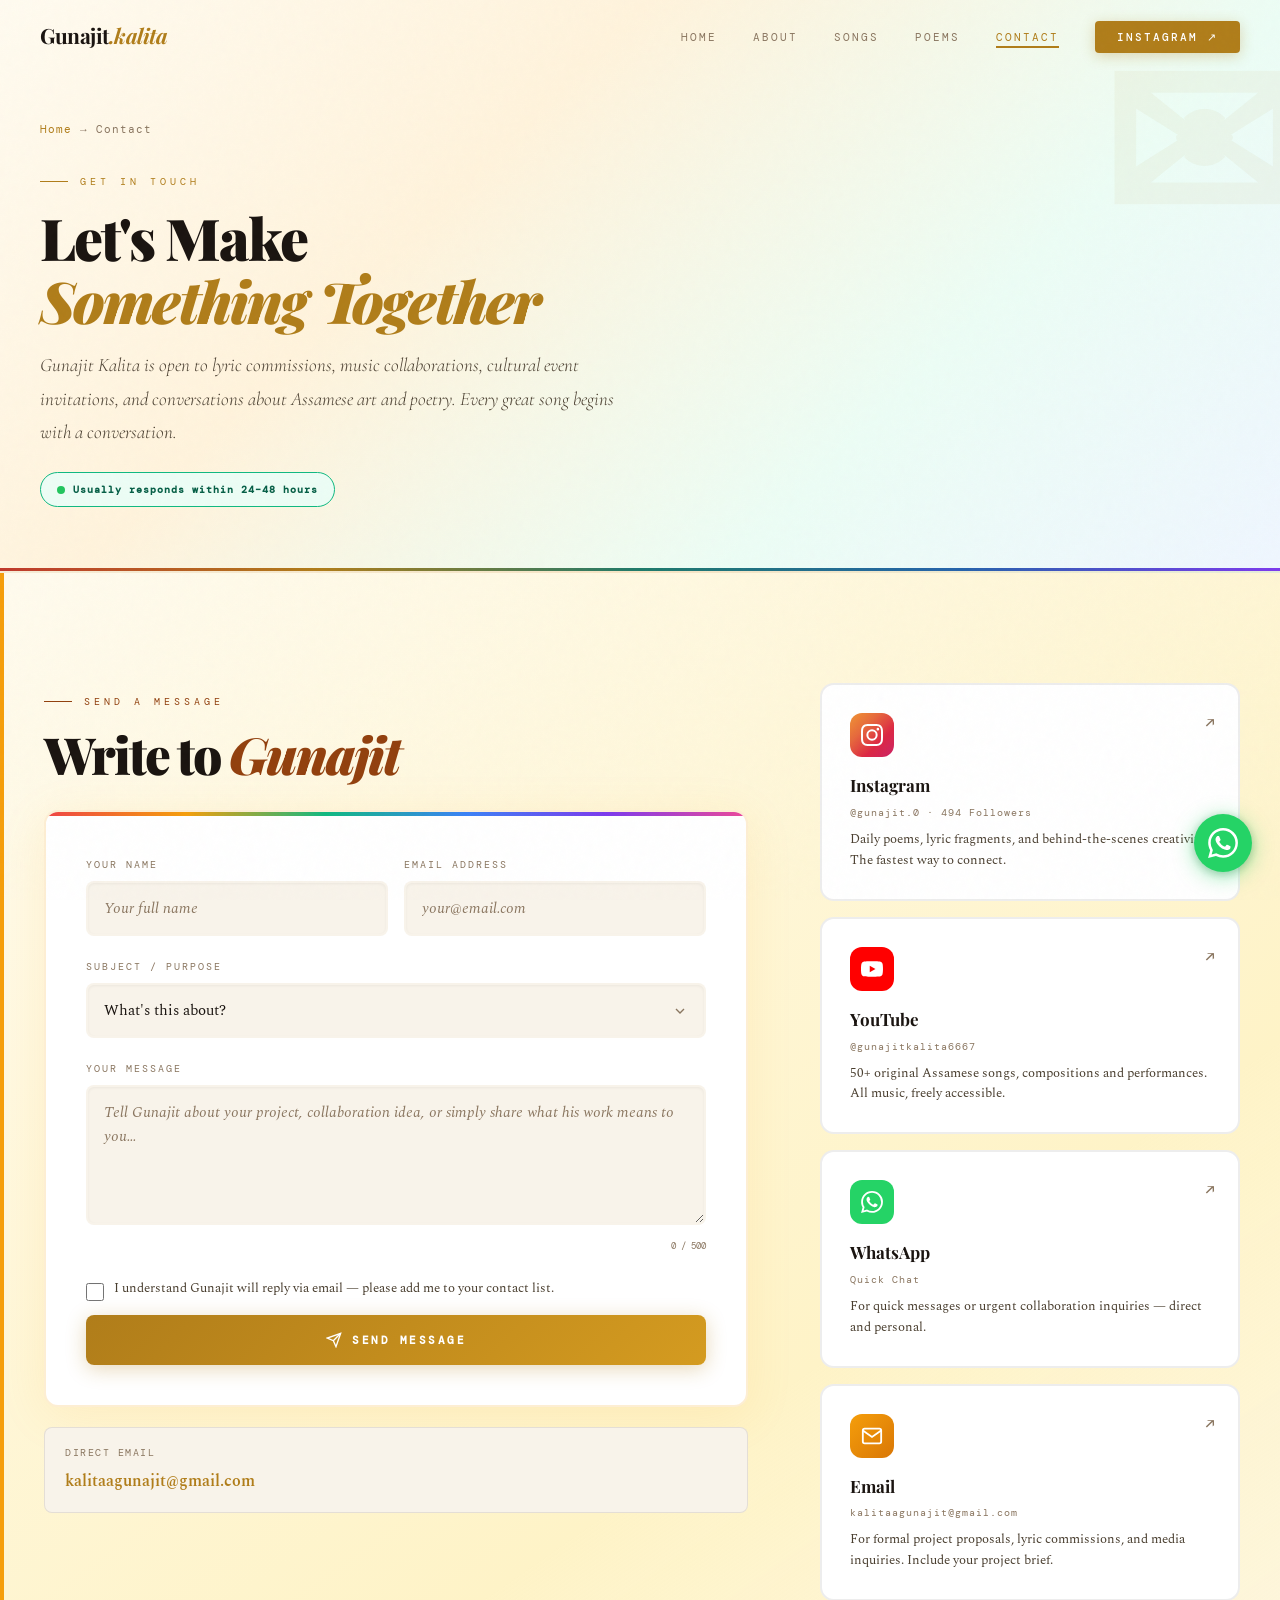
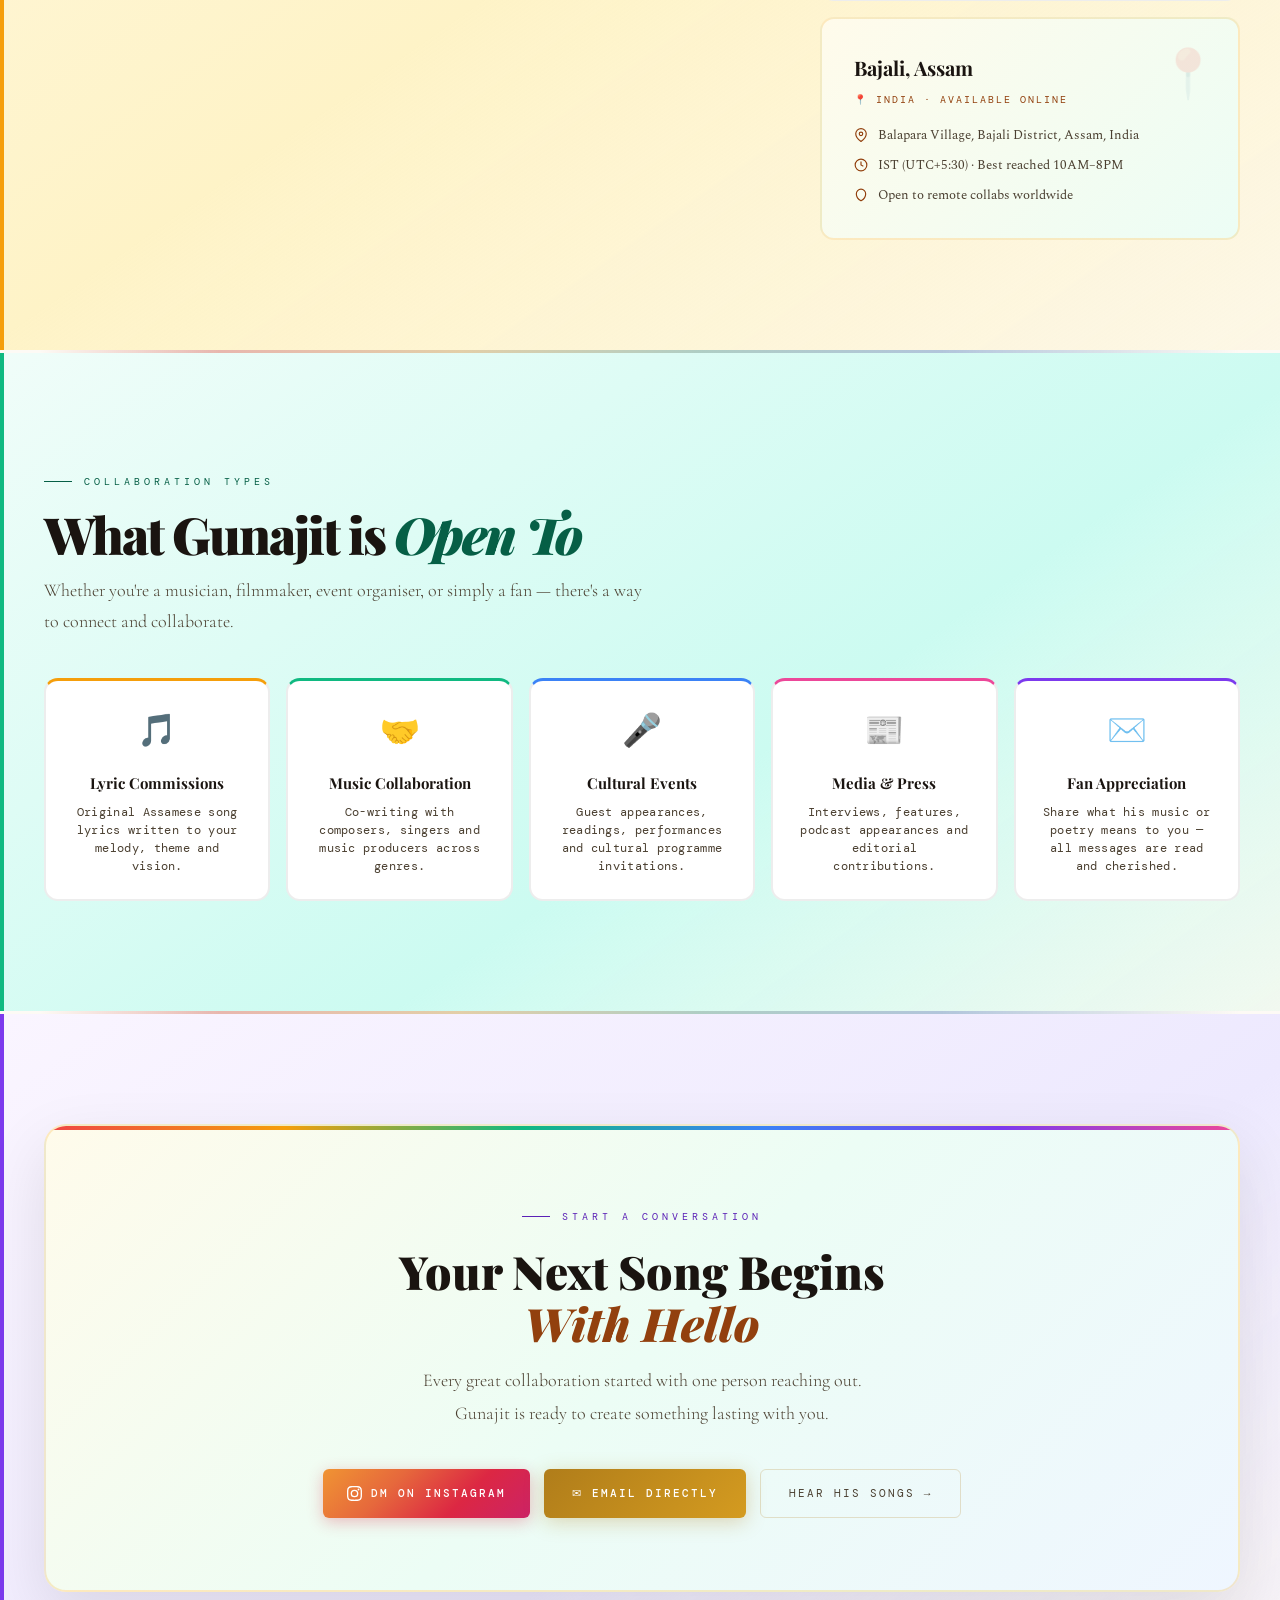
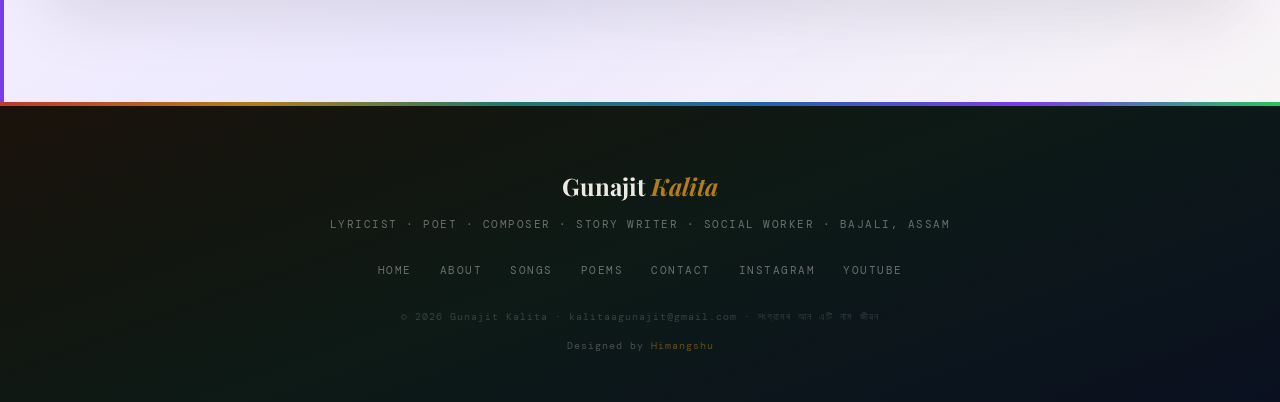
<file: contact.html>
<!DOCTYPE html>
<html lang="en">
<head>
<meta charset="UTF-8">
<meta name="viewport" content="width=device-width, initial-scale=1.0">
<title>Contact Gunajit Kalita | Assamese Lyricist | Collaborations & Commissions</title>
<meta name="description" content="Contact Gunajit Kalita — Assamese lyricist and poet from Bajali, Assam. For music collaborations, lyric commissions, cultural events and media inquiries.">
<meta name="keywords" content="Contact Gunajit Kalita, Assamese lyricist contact, Bajali Assam poet, music collaboration Assam, lyric commission, gunajit.0">
<meta name="author" content="Gunajit Kalita">
<meta name="robots" content="index, follow">
<link rel="icon" href="favicon.ico" type="image/x-icon">
<link rel="canonical" href="https://himangshuin.github.io/gunajit/contact.html">
<meta property="og:type" content="website">
<meta property="og:url" content="https://himangshuin.github.io/gunajit/contact.html">
<meta property="og:title" content="Contact Gunajit Kalita | Assamese Lyricist & Poet">
<meta property="og:description" content="Reach Gunajit Kalita for music collaborations, lyric commissions and cultural events.">
<meta property="og:image" content="https://himangshuin.github.io/gunajit/og-image.png">
<meta property="og:site_name" content="Gunajit Kalita">
<meta name="twitter:card" content="summary_large_image">
<script type="application/ld+json">{"@context":"https://schema.org","@type":"ContactPage","name":"Contact Gunajit Kalita","url":"https://gunajitkalita.github.io/contact.html","mainEntity":{"@type":"Person","name":"Gunajit Kalita","email":"kalitaagunajit@gmail.com","sameAs":["https://www.instagram.com/gunajit.0/","https://www.youtube.com/@gunajitkalita6667"]}}</script>
<link rel="preconnect" href="https://fonts.googleapis.com">
<link rel="preconnect" href="https://fonts.gstatic.com" crossorigin>
<link href="https://fonts.googleapis.com/css2?family=Playfair+Display:ital,wght@0,400;0,700;0,900;1,400;1,700;1,900&family=Cormorant+Garamond:ital,wght@0,300;0,400;0,600;1,300;1,400;1,600&family=DM+Mono:wght@300;400;500&family=Spectral:ital,wght@0,300;0,400;0,600;1,300;1,400;1,600&display=swap" rel="stylesheet">
<link rel="stylesheet" href="style.css">
<style>
/* ── CONTACT PAGE ── */
.contact-grid{display:grid;grid-template-columns:1fr 420px;gap:72px;align-items:start;}

/* Contact form */
.form-card{background:var(--card);border:2px solid rgba(245,158,11,.18);border-radius:var(--rl);overflow:hidden;box-shadow:0 8px 48px rgba(245,158,11,.10);}
.form-card-top{height:4px;background:linear-gradient(90deg,#ef4444,#f59e0b,#10b981,#3b82f6,#7c3aed,#ec4899);}
.form-card-body{padding:40px;}
.fgroup{margin-bottom:22px;}
.fgroup label{display:block;font-family:'DM Mono',monospace;font-size:10px;letter-spacing:2px;text-transform:uppercase;color:var(--txt3);margin-bottom:8px;transition:color .2s;}
.fgroup:focus-within label{color:var(--acc);}
.fgroup input,.fgroup select,.fgroup textarea{
  width:100%;padding:14px 16px;
  font-family:'Spectral',serif;font-size:15px;color:var(--txt);
  background:var(--bg1);border:2px solid transparent;border-radius:var(--r);
  outline:none;transition:all .25s;
  box-shadow:inset 0 1px 3px rgba(0,0,0,.05);
}
.fgroup input:focus,.fgroup select:focus,.fgroup textarea:focus{
  background:#fff;border-color:rgba(176,125,26,.4);
  box-shadow:0 0 0 4px rgba(176,125,26,.08),inset 0 1px 3px rgba(0,0,0,.05);
}
.fgroup input::placeholder,.fgroup textarea::placeholder{color:var(--txt3);font-style:italic;}
.fgroup select{cursor:pointer;appearance:none;background-image:url("data:image/svg+xml,%3Csvg viewBox='0 0 24 24' fill='none' stroke='%238a7660' stroke-width='2' xmlns='http://www.w3.org/2000/svg'%3E%3Cpolyline points='6,9 12,15 18,9'/%3E%3C/svg%3E");background-repeat:no-repeat;background-position:right 16px center;background-size:16px;padding-right:44px;}
.fgroup textarea{resize:vertical;min-height:140px;line-height:1.6;}
.char-count{font-family:'DM Mono',monospace;font-size:9px;color:var(--txt3);text-align:right;margin-top:4px;}
.frow{display:grid;grid-template-columns:1fr 1fr;gap:16px;}
.submit-btn{
  width:100%;padding:17px;background:linear-gradient(135deg,var(--acc),var(--acc2));
  color:#fff;border:none;border-radius:var(--r);cursor:pointer;
  font-family:'DM Mono',monospace;font-size:11px;letter-spacing:2.5px;text-transform:uppercase;font-weight:600;
  transition:all .3s;box-shadow:0 4px 20px rgba(176,125,26,.30);
  display:flex;align-items:center;justify-content:center;gap:10px;
}
.submit-btn:hover{transform:translateY(-2px);box-shadow:0 10px 36px rgba(176,125,26,.40);}
.submit-btn:active{transform:translateY(0);}
.submit-btn svg{width:16px;height:16px;}

/* Sent state */
.sent-state{display:none;text-align:center;padding:48px 24px;}
.sent-state.show{display:block;}
.sent-check{font-size:56px;margin-bottom:20px;}
.sent-title{font-family:'Playfair Display',serif;font-size:28px;font-weight:700;color:var(--txt);margin-bottom:12px;}
.sent-desc{font-family:'Cormorant Garamond',serif;font-size:18px;font-style:italic;color:var(--txt2);line-height:1.7;}

/* Contact sidebar */
.contact-sidebar{display:flex;flex-direction:column;gap:16px;}
.ccard{background:var(--card);border:2px solid rgba(0,0,0,.07);border-radius:var(--rl);padding:28px;transition:all .3s;position:relative;overflow:hidden;text-decoration:none;color:var(--txt);display:block;}
.ccard::before{content:'';position:absolute;top:0;left:0;right:0;height:3px;transform:scaleX(0);transform-origin:left;transition:transform .3s;}
.ccard:hover::before{transform:scaleX(1);}
.ccard.c-ig::before{background:linear-gradient(90deg,#f09433,#dc2743);}
.ccard.c-yt::before{background:#FF0000;}
.ccard.c-wa::before{background:#25D366;}
.ccard.c-em::before{background:linear-gradient(90deg,#f59e0b,#d97706);}
.ccard:hover{transform:translateY(-4px);box-shadow:0 16px 44px rgba(0,0,0,.12);}
.ccard-icon{width:44px;height:44px;border-radius:12px;display:flex;align-items:center;justify-content:center;margin-bottom:14px;flex-shrink:0;}
.ci-ig{background:linear-gradient(135deg,#f09433,#e6683c,#dc2743,#cc2366);}
.ci-yt{background:#FF0000;}
.ci-wa{background:#25D366;}
.ci-em{background:linear-gradient(135deg,#f59e0b,#d97706);}
.ccard-icon svg{width:22px;height:22px;}
.ccard-title{font-family:'Playfair Display',serif;font-size:17px;font-weight:700;margin-bottom:4px;}
.ccard-handle{font-family:'DM Mono',monospace;font-size:10px;letter-spacing:1px;color:var(--txt3);}
.ccard-desc{font-size:13px;color:var(--txt2);font-family:'Spectral',serif;line-height:1.6;margin-top:8px;}
.ccard-arr{position:absolute;top:22px;right:22px;color:var(--txt3);font-size:18px;transition:transform .2s,color .2s;}
.ccard:hover .ccard-arr{transform:translate(4px,-4px);color:var(--acc);}

/* Response time badge */
.resp-badge{display:inline-flex;align-items:center;gap:8px;padding:8px 16px;background:#ecfdf5;border:1.5px solid #10b981;border-radius:20px;font-family:'DM Mono',monospace;font-size:10px;letter-spacing:1px;color:#065f46;font-weight:600;}
.resp-dot{width:8px;height:8px;background:#22c55e;border-radius:50%;animation:pdot 2s infinite;flex-shrink:0;}

/* Collab cards */
.collab-grid{display:grid;grid-template-columns:repeat(auto-fill,minmax(220px,1fr));gap:16px;margin-top:40px;}
.collab-card{background:var(--card);border:2px solid rgba(0,0,0,.07);border-radius:var(--rl);padding:24px;transition:all .3s;text-align:center;cursor:default;}
.collab-card:nth-child(1){border-top:3px solid #f59e0b;}
.collab-card:nth-child(2){border-top:3px solid #10b981;}
.collab-card:nth-child(3){border-top:3px solid #3b82f6;}
.collab-card:nth-child(4){border-top:3px solid #ec4899;}
.collab-card:nth-child(5){border-top:3px solid #7c3aed;}
.collab-card:hover{transform:translateY(-4px);box-shadow:0 16px 40px rgba(0,0,0,.10);}
.collab-icon{font-size:32px;margin-bottom:12px;}
.collab-title{font-family:'Playfair Display',serif;font-size:15px;font-weight:700;color:var(--txt);margin-bottom:6px;}
.collab-desc{font-size:12px;color:var(--txt2);font-family:'DM Mono',monospace;letter-spacing:.3px;line-height:1.5;}

/* Map / location card */
.location-card{background:linear-gradient(135deg,#fffbeb,#ecfdf5);border:2px solid rgba(245,158,11,.2);border-radius:var(--rl);padding:32px;position:relative;overflow:hidden;}
.location-card::before{content:'📍';position:absolute;right:20px;top:16px;font-size:48px;opacity:.12;pointer-events:none;}
.loc-title{font-family:'Playfair Display',serif;font-size:20px;font-weight:700;margin-bottom:6px;color:var(--txt);}
.loc-sub{font-family:'DM Mono',monospace;font-size:10px;letter-spacing:2px;text-transform:uppercase;color:#92400e;margin-bottom:16px;}
.loc-rows{display:flex;flex-direction:column;gap:8px;}
.loc-row{display:flex;align-items:center;gap:10px;font-size:13px;color:var(--txt2);font-family:'Spectral',serif;}
.loc-row svg{width:14px;height:14px;color:#92400e;flex-shrink:0;}

.ctabox{background:linear-gradient(135deg,#fffbeb,#ecfdf5,#eff6ff);border:2px solid rgba(245,158,11,.2);border-radius:var(--rxl);padding:72px;text-align:center;position:relative;overflow:hidden;box-shadow:0 24px 64px rgba(0,0,0,.10);}
.ctabox::before{content:'';position:absolute;top:0;left:0;right:0;height:4px;background:linear-gradient(90deg,#ef4444,#f59e0b,#10b981,#3b82f6,#7c3aed,#ec4899);}
.ctabox *{position:relative;z-index:1;}
.ctabox h2{font-family:'Playfair Display',serif;font-size:clamp(26px,4vw,46px);font-weight:900;line-height:1.15;margin-bottom:14px;}
.ctabox h2 em{color:#92400e;font-style:italic;}
.ctabox p{font-family:'Cormorant Garamond',serif;font-size:18px;font-weight:300;color:var(--txt2);max-width:460px;margin:0 auto 40px;line-height:1.8;}
.ctabtns{display:flex;gap:14px;justify-content:center;flex-wrap:wrap;}

@media(max-width:880px){.contact-grid{grid-template-columns:1fr;}}
@media(max-width:768px){
  .frow{grid-template-columns:1fr;}
  .form-card-body{padding:24px 20px;}
  .ccard{padding:20px;}
  .collab-grid{grid-template-columns:1fr 1fr;}
  .ctabox{padding:40px 22px;}
  .ctabtns{flex-direction:column;align-items:stretch;}
}
@media(max-width:480px){
  .collab-grid{grid-template-columns:1fr;}
  .form-card-body{padding:20px 16px;}
}
</style>
</head>
<body>
<div id="read-progress"></div>
<div class="ink ink1" aria-hidden="true"></div>
<div class="ink ink2" aria-hidden="true"></div>

<nav id="nav">
  <div class="nav-in">
    <a href="index.html" class="logo">Gunajit<em>.kalita</em></a>
    <ul class="nav-ul">
      <li><a href="index.html">Home</a></li>
      <li><a href="about.html">About</a></li>
      <li><a href="songs.html">Songs</a></li>
      <li><a href="poems.html">Poems</a></li>
      <li><a href="contact.html" class="on">Contact</a></li>
      <li><a href="https://www.instagram.com/gunajit.0/" target="_blank" rel="noopener" class="nav-cta">Instagram ↗</a></li>
    </ul>
    <button class="mbtn" onclick="toggleMenu()" aria-label="Menu" aria-expanded="false" id="mbtn">☰</button>
  </div>
</nav>
<div class="mmenu" id="mmenu">
  <a href="index.html" onclick="closeMenu()">Home</a>
  <a href="about.html" onclick="closeMenu()">About</a>
  <a href="songs.html" onclick="closeMenu()">Songs</a>
  <a href="poems.html" onclick="closeMenu()">Poems</a>
  <a href="contact.html" onclick="closeMenu()">Contact</a>
  <a href="https://www.instagram.com/gunajit.0/" target="_blank" rel="noopener" onclick="closeMenu()" style="color:var(--acc);">Instagram ↗</a>
  <a href="https://www.youtube.com/@gunajitkalita6667/videos" target="_blank" rel="noopener" onclick="closeMenu()">YouTube ↗</a>
</div>

<!-- PAGE HERO -->
<div class="page-hero" style="background:linear-gradient(135deg,#fffbf0 0%,#fff3dc 35%,#ecfdf5 70%,#eff6ff 100%);overflow:hidden;">
  <div style="position:absolute;right:-20px;top:10px;font-family:'Playfair Display',serif;font-size:240px;font-weight:900;color:rgba(176,125,26,.05);line-height:1;pointer-events:none;user-select:none;" aria-hidden="true">✉</div>
  <div class="page-hero-in">
    <p class="breadcrumb"><a href="index.html">Home</a> → Contact</p>
    <span class="lbl">Get in Touch</span>
    <h1 class="page-h1">Let's Make<br><em>Something Together</em></h1>
    <p style="font-family:'Cormorant Garamond',serif;font-size:19px;font-weight:300;font-style:italic;color:var(--txt2);max-width:600px;line-height:1.75;margin-top:16px;">Gunajit Kalita is open to lyric commissions, music collaborations, cultural event invitations, and conversations about Assamese art and poetry. Every great song begins with a conversation.</p>
    <div style="margin-top:24px;"><span class="resp-badge"><span class="resp-dot"></span>Usually responds within 24–48 hours</span></div>
  </div>
</div>

<!-- CONTACT GRID -->
<section class="sec sec-gold">
  <div class="sec-in">
    <div class="contact-grid">

      <!-- FORM -->
      <div class="fu">
        <span class="lbl">Send a Message</span>
        <h2 class="h2" style="margin-bottom:28px;">Write to <em>Gunajit</em></h2>
        <div class="form-card">
          <div class="form-card-top"></div>
          <div class="form-card-body" id="formWrap">
            <div class="frow">
              <div class="fgroup">
                <label for="fname">Your Name</label>
                <input type="text" id="fname" placeholder="Your full name" autocomplete="name">
              </div>
              <div class="fgroup">
                <label for="femail">Email Address</label>
                <input type="email" id="femail" placeholder="your@email.com" autocomplete="email">
              </div>
            </div>
            <div class="fgroup">
              <label for="fsubject">Subject / Purpose</label>
              <select id="fsubject">
                <option value="" disabled selected>What's this about?</option>
                <option value="collab">Music Collaboration</option>
                <option value="lyric">Lyric Commission</option>
                <option value="event">Cultural Event Invitation</option>
                <option value="media">Media / Press Inquiry</option>
                <option value="fan">Fan Message / Appreciation</option>
                <option value="other">Other</option>
              </select>
            </div>
            <div class="fgroup">
              <label for="fmsg">Your Message</label>
              <textarea id="fmsg" placeholder="Tell Gunajit about your project, collaboration idea, or simply share what his work means to you…" oninput="updateCharCount(this)"></textarea>
              <div class="char-count" id="charCount">0 / 500</div>
            </div>
            <div class="fgroup" style="display:flex;align-items:center;gap:10px;margin-bottom:8px;">
              <input type="checkbox" id="fok" style="width:18px;height:18px;accent-color:var(--acc);flex-shrink:0;">
              <label for="fok" style="font-family:'Spectral',serif;font-size:13px;color:var(--txt2);letter-spacing:0;text-transform:none;cursor:pointer;">I understand Gunajit will reply via email — please add me to your contact list.</label>
            </div>
            <button class="submit-btn" onclick="submitForm()">
              <svg viewBox="0 0 24 24" fill="none" stroke="currentColor" stroke-width="2"><line x1="22" y1="2" x2="11" y2="13"/><polygon points="22 2 15 22 11 13 2 9 22 2"/></svg>
              Send Message
            </button>
          </div>
          <div class="sent-state" id="sentState">
            <div class="sent-check">✅</div>
            <div class="sent-title">Message Received!</div>
            <p class="sent-desc">Thank you for reaching out to Gunajit. He'll get back to you within 24–48 hours — in the meantime, follow along on Instagram for daily creativity.</p>
            <div style="margin-top:28px;display:flex;gap:10px;justify-content:center;flex-wrap:wrap;">
              <a href="https://www.instagram.com/gunajit.0/" target="_blank" rel="noopener" class="btn-gold">Follow on Instagram</a>
              <button onclick="resetForm()" class="btn-ghost" style="background:none;border:1.5px solid var(--border);cursor:pointer;padding:14px 28px;border-radius:6px;font-family:'DM Mono',monospace;font-size:11px;letter-spacing:2px;text-transform:uppercase;color:var(--txt2);transition:all .3s;">Send Another</button>
            </div>
          </div>
        </div>
        <!-- Direct contact note -->
        <div style="margin-top:20px;padding:16px 20px;background:var(--bg1);border-radius:var(--r);border:1px solid var(--border2);">
          <p style="font-family:'DM Mono',monospace;font-size:10px;letter-spacing:1.5px;text-transform:uppercase;color:var(--txt3);margin-bottom:6px;">Direct Email</p>
          <a href="mailto:kalitaagunajit@gmail.com" style="font-family:'Spectral',serif;font-size:16px;color:var(--acc);text-decoration:none;font-weight:600;">kalitaagunajit@gmail.com</a>
        </div>
      </div>

      <!-- SIDEBAR -->
      <div class="contact-sidebar fr">
        <a href="https://www.instagram.com/gunajit.0/" target="_blank" rel="noopener" class="ccard c-ig">
          <div class="ccard-icon ci-ig"><svg viewBox="0 0 24 24" fill="white" width="22" height="22"><path d="M12 2.163c3.204 0 3.584.012 4.85.07 3.252.148 4.771 1.691 4.919 4.919.058 1.265.069 1.645.069 4.849 0 3.205-.012 3.584-.069 4.849-.149 3.225-1.664 4.771-4.919 4.919-1.266.058-1.644.07-4.85.07-3.204 0-3.584-.012-4.849-.07-3.26-.149-4.771-1.699-4.919-4.92-.058-1.265-.07-1.644-.07-4.849 0-3.204.013-3.583.07-4.849.149-3.227 1.664-4.771 4.919-4.919 1.266-.057 1.645-.069 4.849-.069zM12 0C8.741 0 8.333.014 7.053.072 2.695.272.273 2.69.073 7.052.014 8.333 0 8.741 0 12c0 3.259.014 3.668.072 4.948.2 4.358 2.618 6.78 6.98 6.98C8.333 23.986 8.741 24 12 24c3.259 0 3.668-.014 4.948-.072 4.354-.2 6.782-2.618 6.979-6.98.059-1.28.073-1.689.073-4.948 0-3.259-.014-3.667-.072-4.947-.196-4.354-2.617-6.78-6.979-6.98C15.668.014 15.259 0 12 0zm0 5.838a6.162 6.162 0 100 12.324 6.162 6.162 0 000-12.324zM12 16a4 4 0 110-8 4 4 0 010 8zm6.406-11.845a1.44 1.44 0 100 2.881 1.44 1.44 0 000-2.881z"/></svg></div>
          <div class="ccard-title">Instagram</div>
          <div class="ccard-handle">@gunajit.0 · 494 Followers</div>
          <div class="ccard-desc">Daily poems, lyric fragments, and behind-the-scenes creativity. The fastest way to connect.</div>
          <span class="ccard-arr">↗</span>
        </a>
        <a href="https://www.youtube.com/@gunajitkalita6667/videos" target="_blank" rel="noopener" class="ccard c-yt">
          <div class="ccard-icon ci-yt"><svg viewBox="0 0 24 24" fill="white" width="22" height="22"><path d="M23.498 6.186a3.016 3.016 0 00-2.122-2.136C19.505 3.545 12 3.545 12 3.545s-7.505 0-9.377.505A3.017 3.017 0 00.502 6.186C0 8.07 0 12 0 12s0 3.93.502 5.814a3.016 3.016 0 002.122 2.136c1.871.505 9.376.505 9.376.505s7.505 0 9.377-.505a3.015 3.015 0 002.122-2.136C24 15.93 24 12 24 12s0-3.93-.502-5.814zM9.545 15.568V8.432L15.818 12l-6.273 3.568z"/></svg></div>
          <div class="ccard-title">YouTube</div>
          <div class="ccard-handle">@gunajitkalita6667</div>
          <div class="ccard-desc">50+ original Assamese songs, compositions and performances. All music, freely accessible.</div>
          <span class="ccard-arr">↗</span>
        </a>
        <a href="https://wa.me/6001908711?text=Hello%20Gunajit%2C%20I%20want%20to%20collaborate!" target="_blank" rel="noopener" class="ccard c-wa">
          <div class="ccard-icon ci-wa"><svg viewBox="0 0 24 24" fill="white" width="22" height="22"><path d="M17.472 14.382c-.297-.149-1.758-.867-2.03-.967-.273-.099-.471-.148-.67.15-.197.297-.767.966-.94 1.164-.173.199-.347.223-.644.075-.297-.15-1.255-.463-2.39-1.475-.883-.788-1.48-1.761-1.653-2.059-.173-.297-.018-.458.13-.606.134-.133.298-.347.446-.52.149-.174.198-.298.298-.497.099-.198.05-.371-.025-.52-.075-.149-.669-1.612-.916-2.207-.242-.579-.487-.5-.669-.51-.173-.008-.371-.01-.57-.01-.198 0-.52.074-.792.372-.272.297-1.04 1.016-1.04 2.479 0 1.462 1.065 2.875 1.213 3.074.149.198 2.096 3.2 5.077 4.487.709.306 1.262.489 1.694.625.712.227 1.36.195 1.871.118.571-.085 1.758-.719 2.006-1.413.248-.694.248-1.289.173-1.413-.074-.124-.272-.198-.57-.347m-5.421 7.403h-.004a9.87 9.87 0 01-5.031-1.378l-.361-.214-3.741.982.998-3.648-.235-.374a9.86 9.86 0 01-1.51-5.26c.001-5.45 4.436-9.884 9.888-9.884 2.64 0 5.122 1.03 6.988 2.898a9.825 9.825 0 012.893 6.994c-.003 5.45-4.437 9.884-9.885 9.884m8.413-18.297A11.815 11.815 0 0012.05 0C5.495 0 .16 5.335.157 11.892c0 2.096.547 4.142 1.588 5.945L.057 24l6.305-1.654a11.882 11.882 0 005.683 1.448h.005c6.554 0 11.89-5.335 11.893-11.893a11.821 11.821 0 00-3.48-8.413z"/></svg></div>
          <div class="ccard-title">WhatsApp</div>
          <div class="ccard-handle">Quick Chat</div>
          <div class="ccard-desc">For quick messages or urgent collaboration inquiries — direct and personal.</div>
          <span class="ccard-arr">↗</span>
        </a>
        <a href="mailto:kalitaagunajit@gmail.com" class="ccard c-em">
          <div class="ccard-icon ci-em"><svg viewBox="0 0 24 24" fill="none" stroke="white" stroke-width="2" width="22" height="22"><path d="M4 4h16c1.1 0 2 .9 2 2v12c0 1.1-.9 2-2 2H4c-1.1 0-2-.9-2-2V6c0-1.1.9-2 2-2z"/><polyline points="22,6 12,13 2,6"/></svg></div>
          <div class="ccard-title">Email</div>
          <div class="ccard-handle">kalitaagunajit@gmail.com</div>
          <div class="ccard-desc">For formal project proposals, lyric commissions, and media inquiries. Include your project brief.</div>
          <span class="ccard-arr">↗</span>
        </a>

        <!-- Location card -->
        <div class="location-card">
          <div class="loc-title">Bajali, Assam</div>
          <div class="loc-sub">📍 India · Available Online</div>
          <div class="loc-rows">
            <div class="loc-row"><svg viewBox="0 0 24 24" fill="none" stroke="currentColor" stroke-width="2"><path d="M21 10c0 7-9 13-9 13s-9-6-9-13a9 9 0 0118 0z"/><circle cx="12" cy="10" r="3"/></svg>Balapara Village, Bajali District, Assam, India</div>
            <div class="loc-row"><svg viewBox="0 0 24 24" fill="none" stroke="currentColor" stroke-width="2"><circle cx="12" cy="12" r="10"/><polyline points="12,6 12,12 16,14"/></svg>IST (UTC+5:30) · Best reached 10AM–8PM</div>
            <div class="loc-row"><svg viewBox="0 0 24 24" fill="none" stroke="currentColor" stroke-width="2"><path d="M12 22s-8-4.5-8-11.8A8 8 0 0112 2a8 8 0 018 8.2c0 7.3-8 11.8-8 11.8z"/></svg>Open to remote collabs worldwide</div>
          </div>
        </div>
      </div>
    </div>
  </div>
</section>

<div class="divline"></div>

<!-- WHAT I'M OPEN TO -->
<section class="sec sec-teal">
  <div class="sec-in">
    <span class="lbl">Collaboration Types</span>
    <h2 class="h2" style="margin-bottom:12px;">What Gunajit is <em>Open To</em></h2>
    <p style="font-family:'Cormorant Garamond',serif;font-size:18px;font-weight:300;color:var(--txt2);line-height:1.75;max-width:600px;">Whether you're a musician, filmmaker, event organiser, or simply a fan — there's a way to connect and collaborate.</p>
    <div class="collab-grid">
      <div class="collab-card fu"><div class="collab-icon">🎵</div><div class="collab-title">Lyric Commissions</div><div class="collab-desc">Original Assamese song lyrics written to your melody, theme and vision.</div></div>
      <div class="collab-card fu"><div class="collab-icon">🤝</div><div class="collab-title">Music Collaboration</div><div class="collab-desc">Co-writing with composers, singers and music producers across genres.</div></div>
      <div class="collab-card fu"><div class="collab-icon">🎤</div><div class="collab-title">Cultural Events</div><div class="collab-desc">Guest appearances, readings, performances and cultural programme invitations.</div></div>
      <div class="collab-card fu"><div class="collab-icon">📰</div><div class="collab-title">Media & Press</div><div class="collab-desc">Interviews, features, podcast appearances and editorial contributions.</div></div>
      <div class="collab-card fu"><div class="collab-icon">✉️</div><div class="collab-title">Fan Appreciation</div><div class="collab-desc">Share what his music or poetry means to you — all messages are read and cherished.</div></div>
    </div>
  </div>
</section>

<div class="divline"></div>

<!-- CTA -->
<section class="sec sec-deep">
  <div class="sec-in">
    <div class="ctabox fscale">
      <span class="lbl" style="justify-content:center;margin-bottom:20px;">Start a Conversation</span>
      <h2>Your Next Song Begins<br><em>With Hello</em></h2>
      <p>Every great collaboration started with one person reaching out. Gunajit is ready to create something lasting with you.</p>
      <div class="ctabtns">
        <a href="https://www.instagram.com/gunajit.0/" target="_blank" rel="noopener" class="ctabtn-ig">
          <svg viewBox="0 0 24 24" fill="currentColor" width="15" height="15"><path d="M12 2.163c3.204 0 3.584.012 4.85.07 3.252.148 4.771 1.691 4.919 4.919.058 1.265.069 1.645.069 4.849 0 3.205-.012 3.584-.069 4.849-.149 3.225-1.664 4.771-4.919 4.919-1.266.058-1.644.07-4.85.07-3.204 0-3.584-.012-4.849-.07-3.26-.149-4.771-1.699-4.919-4.92-.058-1.265-.07-1.644-.07-4.849 0-3.204.013-3.583.07-4.849.149-3.227 1.664-4.771 4.919-4.919 1.266-.057 1.645-.069 4.849-.069zM12 0C8.741 0 8.333.014 7.053.072 2.695.272.273 2.69.073 7.052.014 8.333 0 8.741 0 12c0 3.259.014 3.668.072 4.948.2 4.358 2.618 6.78 6.98 6.98C8.333 23.986 8.741 24 12 24c3.259 0 3.668-.014 4.948-.072 4.354-.2 6.782-2.618 6.979-6.98.059-1.28.073-1.689.073-4.948 0-3.259-.014-3.667-.072-4.947-.196-4.354-2.617-6.78-6.979-6.98C15.668.014 15.259 0 12 0zm0 5.838a6.162 6.162 0 100 12.324 6.162 6.162 0 000-12.324zM12 16a4 4 0 110-8 4 4 0 010 8zm6.406-11.845a1.44 1.44 0 100 2.881 1.44 1.44 0 000-2.881z"/></svg>
          DM on Instagram
        </a>
        <a href="mailto:kalitaagunajit@gmail.com" class="btn-gold">✉ Email Directly</a>
        <a href="songs.html" class="btn-ghost">Hear His Songs →</a>
      </div>
    </div>
  </div>
</section>

<footer>
  <div class="finr">
    <div class="flogo">Gunajit<em> Kalita</em></div>
    <p class="ftag">Lyricist · Poet · Composer · Story Writer · Social Worker · Bajali, Assam</p>
    <div class="flinks">
      <a href="index.html">Home</a><a href="about.html">About</a>
      <a href="songs.html">Songs</a><a href="poems.html">Poems</a>
      <a href="contact.html">Contact</a>
      <a href="https://www.instagram.com/gunajit.0/" target="_blank" rel="noopener">Instagram</a>
      <a href="https://www.youtube.com/@gunajitkalita6667/videos" target="_blank" rel="noopener">YouTube</a>
    </div>
    <p class="fcopy">© 2026 Gunajit Kalita · kalitaagunajit@gmail.com · সংগ্রামৰ আন এটি নাম জীৱন</p>
    <p class="fdesign">Designed by <a href="https://www.instagram.com/himangshu" target="_blank" rel="noopener">Himangshu</a></p>
  </div>
</footer>

<button class="scroll-top" id="scrollTop" onclick="window.scrollTo({top:0,behavior:'smooth'})" aria-label="Scroll to top">↑</button>
<div class="wa-float">
  <span class="wa-tooltip">Chat on WhatsApp</span>
  <a class="wa-btn" href="https://wa.me/6001908711?text=Hello%20Gunajit!" target="_blank" rel="noopener" aria-label="WhatsApp">
    <svg viewBox="0 0 24 24" fill="white"><path d="M17.472 14.382c-.297-.149-1.758-.867-2.03-.967-.273-.099-.471-.148-.67.15-.197.297-.767.966-.94 1.164-.173.199-.347.223-.644.075-.297-.15-1.255-.463-2.39-1.475-.883-.788-1.48-1.761-1.653-2.059-.173-.297-.018-.458.13-.606.134-.133.298-.347.446-.52.149-.174.198-.298.298-.497.099-.198.05-.371-.025-.52-.075-.149-.669-1.612-.916-2.207-.242-.579-.487-.5-.669-.51-.173-.008-.371-.01-.57-.01-.198 0-.52.074-.792.372-.272.297-1.04 1.016-1.04 2.479 0 1.462 1.065 2.875 1.213 3.074.149.198 2.096 3.2 5.077 4.487.709.306 1.262.489 1.694.625.712.227 1.36.195 1.871.118.571-.085 1.758-.719 2.006-1.413.248-.694.248-1.289.173-1.413-.074-.124-.272-.198-.57-.347m-5.421 7.403h-.004a9.87 9.87 0 01-5.031-1.378l-.361-.214-3.741.982.998-3.648-.235-.374a9.86 9.86 0 01-1.51-5.26c.001-5.45 4.436-9.884 9.888-9.884 2.64 0 5.122 1.03 6.988 2.898a9.825 9.825 0 012.893 6.994c-.003 5.45-4.437 9.884-9.885 9.884m8.413-18.297A11.815 11.815 0 0012.05 0C5.495 0 .16 5.335.157 11.892c0 2.096.547 4.142 1.588 5.945L.057 24l6.305-1.654a11.882 11.882 0 005.683 1.448h.005c6.554 0 11.89-5.335 11.893-11.893a11.821 11.821 0 00-3.48-8.413z"/></svg>
  </a>
</div>

<script>
const NAV=document.getElementById('nav'),st=document.getElementById('scrollTop'),rpBar=document.getElementById('read-progress');
window.addEventListener('scroll',()=>{
  NAV.classList.toggle('scrolled',scrollY>40);
  if(st)st.classList.toggle('visible',scrollY>400);
  const p=(scrollY/(document.documentElement.scrollHeight-innerHeight))*100;
  if(rpBar)rpBar.style.width=Math.min(p,100)+'%';
},{passive:true});
const obs=new IntersectionObserver(entries=>{entries.forEach((e,i)=>{if(e.isIntersecting){setTimeout(()=>e.target.classList.add('in'),i*90);obs.unobserve(e.target);}});},{threshold:.08});
document.querySelectorAll('.fu,.fl,.fr,.fscale').forEach(el=>obs.observe(el));
function toggleMenu(){const m=document.getElementById('mmenu'),b=document.getElementById('mbtn');const on=m.classList.toggle('on');b.textContent=on?'✕':'☰';b.setAttribute('aria-expanded',on);}
function closeMenu(){const m=document.getElementById('mmenu'),b=document.getElementById('mbtn');m.classList.remove('on');b.textContent='☰';b.setAttribute('aria-expanded',false);}
document.addEventListener('click',e=>{const m=document.getElementById('mmenu'),b=document.getElementById('mbtn');if(m&&m.classList.contains('on')&&!m.contains(e.target)&&b&&!b.contains(e.target))closeMenu();});

function updateCharCount(el){
  const max=500;const len=el.value.length;
  const cc=document.getElementById('charCount');
  cc.textContent=len+' / '+max;
  cc.style.color=len>max*0.9?'#ef4444':'var(--txt3)';
  if(len>max)el.value=el.value.substring(0,max);
}

function submitForm(){
  const name=document.getElementById('fname').value.trim();
  const email=document.getElementById('femail').value.trim();
  const subject=document.getElementById('fsubject').value;
  const msg=document.getElementById('fmsg').value.trim();
  const ok=document.getElementById('fok').checked;
  if(!name||!email||!subject||!msg){
    alert('Please fill in all fields before sending.');return;
  }
  if(!email.includes('@')){alert('Please enter a valid email address.');return;}
  if(!ok){alert('Please check the consent box to proceed.');return;}
  // Construct mailto link as fallback (GitHub Pages has no server)
  const body=encodeURIComponent(`Name: ${name}\nEmail: ${email}\nSubject: ${subject}\n\nMessage:\n${msg}`);
  window.location.href=`mailto:kalitaagunajit@gmail.com?subject=${encodeURIComponent('Website Contact: '+subject)}&body=${body}`;
  // Show success state after brief delay
  setTimeout(()=>{
    document.getElementById('formWrap').style.display='none';
    document.getElementById('sentState').classList.add('show');
  },800);
}

function resetForm(){
  document.getElementById('fname').value='';
  document.getElementById('femail').value='';
  document.getElementById('fsubject').value='';
  document.getElementById('fmsg').value='';
  document.getElementById('fok').checked=false;
  document.getElementById('charCount').textContent='0 / 500';
  document.getElementById('formWrap').style.display='';
  document.getElementById('sentState').classList.remove('show');
}
</script>
</body>
</html>
</file>
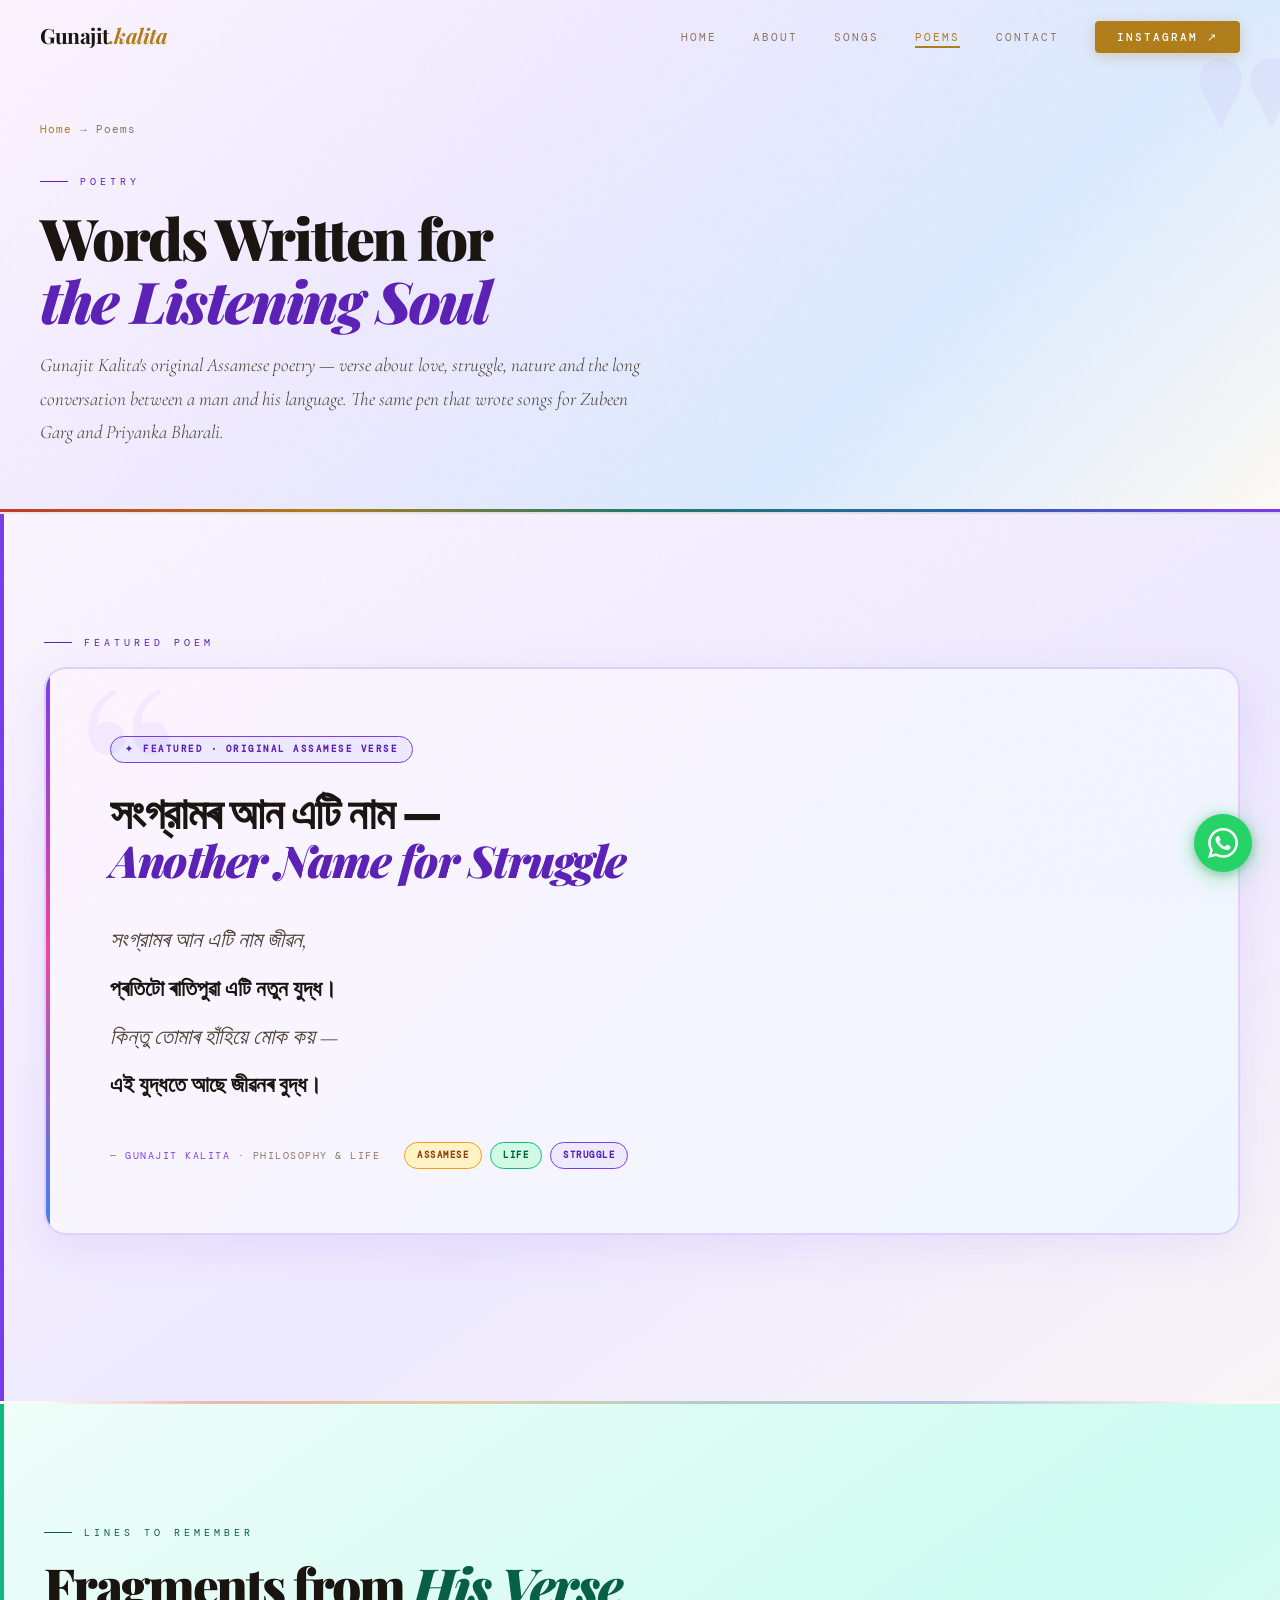
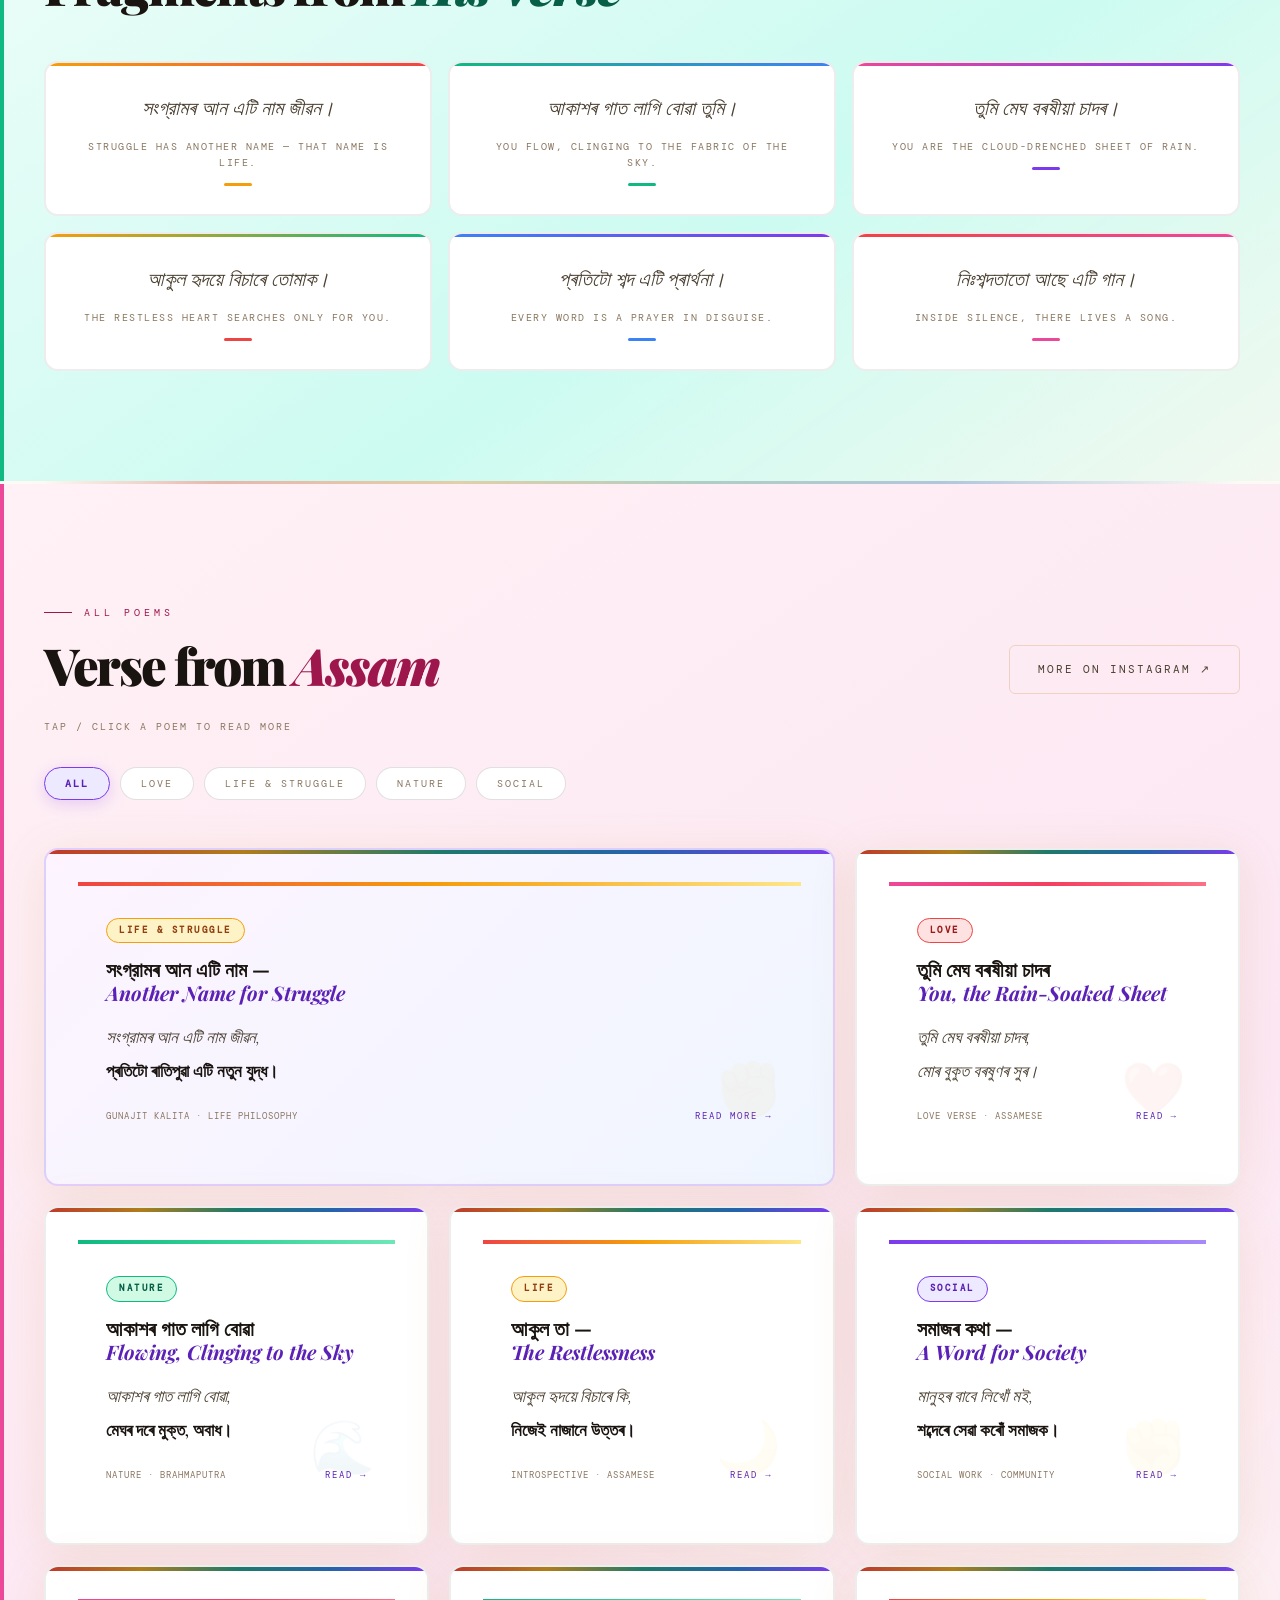
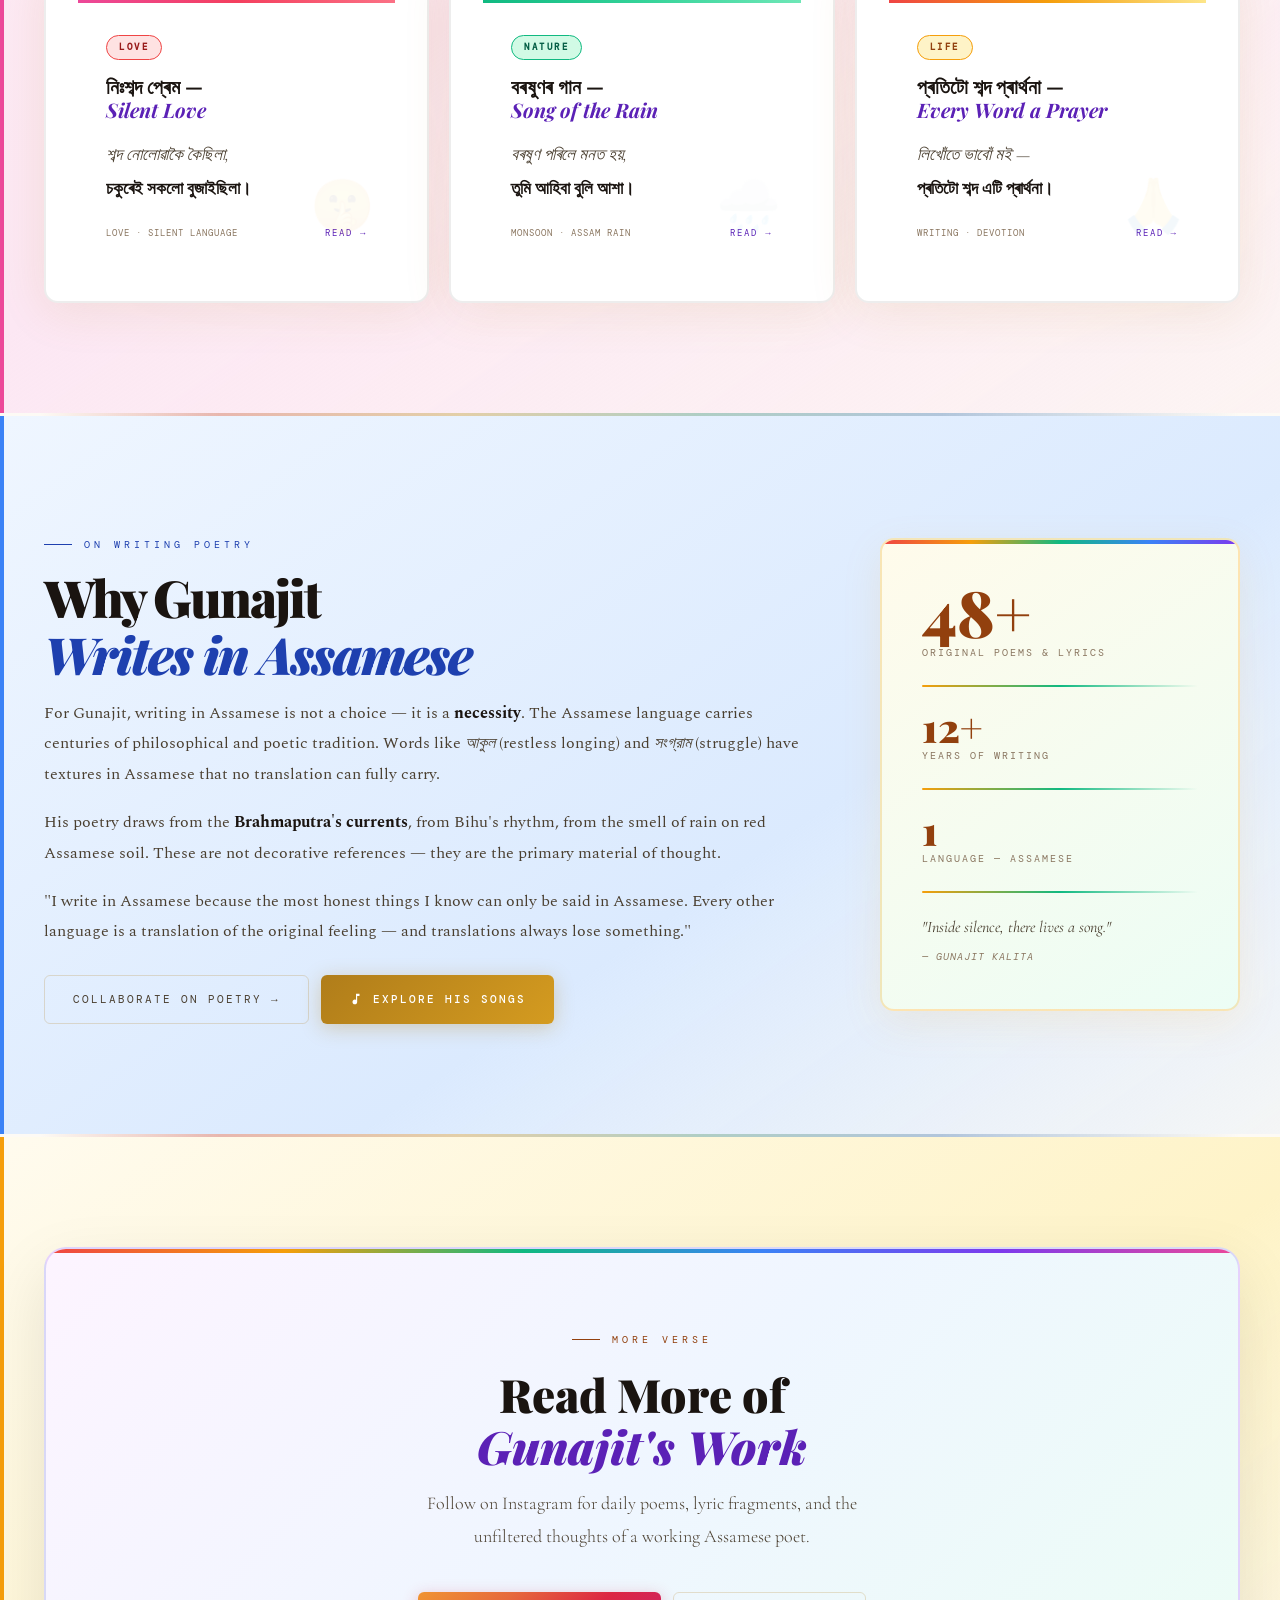
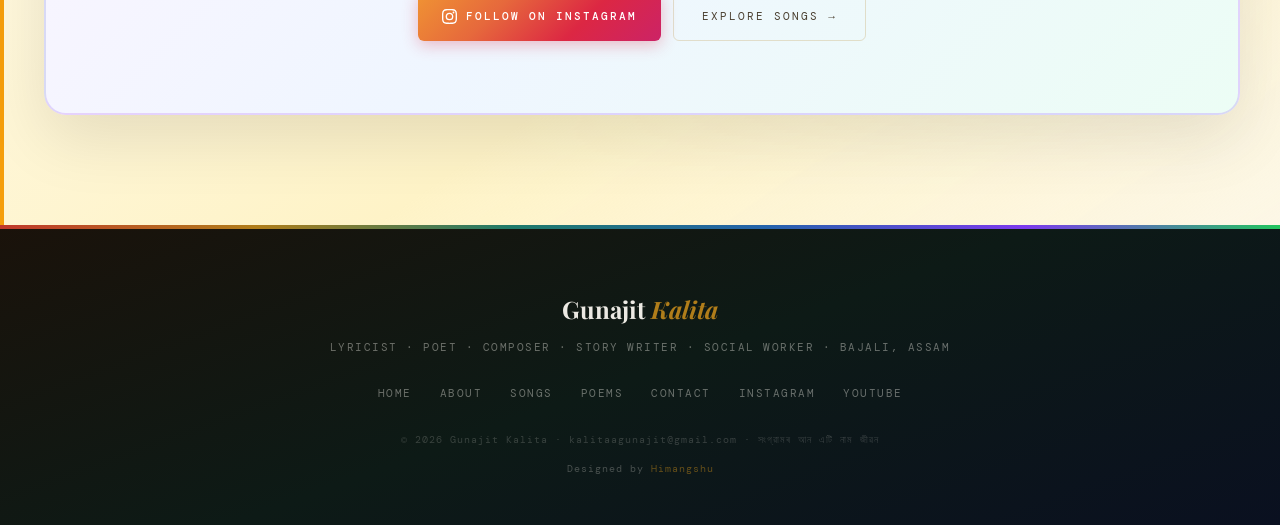
<file: poems.html>
<!DOCTYPE html>
<html lang="en">
<head>
<meta charset="UTF-8">
<meta name="viewport" content="width=device-width, initial-scale=1.0">
<title>Poems & Verse | Gunajit Kalita | Assamese Poet</title>
<meta name="description" content="Read Gunajit Kalita's original Assamese poems and verse. Poetry rooted in Assam — about struggle, love, nature, and the human soul.">
<meta name="keywords" content="Gunajit Kalita poems, Assamese poetry, Assam poet, gunajit.0, Assamese verse">
<meta name="author" content="Gunajit Kalita">
<meta name="robots" content="index, follow">
<link rel="icon" href="favicon.ico" type="image/x-icon">
<link rel="canonical" href="https://himangshuin.github.io/gunajit/poems.html">
<meta property="og:type" content="website">
<meta property="og:url" content="https://himangshuin.github.io/gunajit/poems.html">
<meta property="og:title" content="Poems | Gunajit Kalita | Assamese Poet">
<meta property="og:description" content="Read poems by Gunajit Kalita — Assamese poet writing about love, struggle, nature and the human soul.">
<meta property="og:image" content="https://himangshuin.github.io/gunajit/og-image.png">
<meta property="og:site_name" content="Gunajit Kalita">
<link rel="preconnect" href="https://fonts.googleapis.com">
<link rel="preconnect" href="https://fonts.gstatic.com" crossorigin>
<link href="https://fonts.googleapis.com/css2?family=Playfair+Display:ital,wght@0,400;0,700;0,900;1,400;1,700;1,900&family=Cormorant+Garamond:ital,wght@0,300;0,400;0,600;1,300;1,400;1,600&family=DM+Mono:wght@300;400;500&family=Spectral:ital,wght@0,300;0,400;0,600;1,300;1,400;1,600&display=swap" rel="stylesheet">
<link rel="stylesheet" href="style.css">
<style>
/* ── POEMS PAGE ── */
.filter-bar{display:flex;gap:10px;flex-wrap:wrap;margin-bottom:48px;}
.filter-btn{font-family:'DM Mono',monospace;font-size:10px;letter-spacing:2px;text-transform:uppercase;padding:9px 20px;border-radius:20px;border:1.5px solid rgba(0,0,0,.12);color:var(--txt3);background:var(--card);cursor:pointer;transition:all .25s;}
.filter-btn:hover{border-color:#7c3aed;color:#5b21b6;background:#f5f3ff;transform:translateY(-1px);}
.filter-btn.active{background:#ede9fe;border-color:#7c3aed;color:#5b21b6;font-weight:600;box-shadow:0 4px 16px rgba(124,58,237,.2);}

/* Hero poem */
.poem-hero{background:linear-gradient(135deg,#fdf4ff,#eff6ff);border:2px solid rgba(124,58,237,.2);border-radius:var(--rxl);padding:64px;position:relative;overflow:hidden;margin-bottom:56px;box-shadow:0 12px 48px rgba(124,58,237,.10);}
.poem-hero::before{content:'\201C';position:absolute;top:-30px;left:28px;font-family:'Playfair Display',serif;font-size:260px;color:rgba(124,58,237,.06);line-height:1;pointer-events:none;}
.poem-hero::after{content:'';position:absolute;top:0;left:0;width:4px;height:100%;background:linear-gradient(180deg,#7c3aed,#ec4899,#3b82f6);}
.poem-hero-badge{font-family:'DM Mono',monospace;font-size:9px;letter-spacing:2.5px;text-transform:uppercase;color:#5b21b6;border:1.5px solid #7c3aed;padding:5px 14px;border-radius:20px;display:inline-block;margin-bottom:24px;background:#ede9fe;font-weight:600;}
.poem-hero-title{font-family:'Playfair Display',serif;font-size:clamp(24px,3.5vw,44px);font-weight:900;line-height:1.1;letter-spacing:-1.5px;margin-bottom:32px;}
.poem-hero-title em{color:#5b21b6;font-style:italic;}
.poem-hero-body{font-family:'Cormorant Garamond',serif;font-size:22px;font-weight:400;font-style:italic;line-height:2.2;color:var(--txt2);margin-bottom:32px;max-width:640px;}
.poem-hero-body strong{color:var(--txt);font-style:normal;}
.poem-hero-meta{display:flex;align-items:center;gap:24px;flex-wrap:wrap;}
.poem-hero-attr{font-family:'DM Mono',monospace;font-size:10px;letter-spacing:1.5px;text-transform:uppercase;color:var(--txt3);}
.poem-hero-attr em{color:#7c3aed;font-style:normal;}
.poem-hero-tags{display:flex;gap:8px;flex-wrap:wrap;}
.ptag{font-family:'DM Mono',monospace;font-size:9px;letter-spacing:1.5px;text-transform:uppercase;padding:5px 12px;border-radius:20px;font-weight:600;}
.ptag:nth-child(1){background:#fef3c7;color:#92400e;border:1.5px solid #f59e0b;}
.ptag:nth-child(2){background:#d1fae5;color:#065f46;border:1.5px solid #10b981;}
.ptag:nth-child(3){background:#ede9fe;color:#5b21b6;border:1.5px solid #7c3aed;}

/* Poem cards grid */
.pgrid{display:grid;grid-template-columns:repeat(auto-fill,minmax(320px,1fr));gap:20px;}
.pcard{background:var(--card);border:2px solid rgba(0,0,0,.07);border-radius:var(--rl);overflow:hidden;transition:all .3s;position:relative;cursor:pointer;}
.pcard:hover{box-shadow:0 24px 60px rgba(0,0,0,.13);transform:translateY(-6px);}
.pcard-accent{height:4px;width:100%;}
.pa-gold{background:linear-gradient(90deg,#ef4444,#f59e0b,#fde68a);}
.pa-teal{background:linear-gradient(90deg,#10b981,#34d399,#6ee7b7);}
.pa-red{background:linear-gradient(90deg,#ec4899,#f43f5e,#fb7185);}
.pa-blue{background:linear-gradient(90deg,#3b82f6,#60a5fa,#93c5fd);}
.pa-purple{background:linear-gradient(90deg,#7c3aed,#8b5cf6,#a78bfa);}
.pcard-body{padding:28px;}
.pcard-cat{font-family:'DM Mono',monospace;font-size:9px;letter-spacing:2.5px;text-transform:uppercase;margin-bottom:14px;display:inline-flex;align-items:center;gap:8px;padding:4px 12px;border-radius:20px;font-weight:600;}
.pcc-love{color:#991b1b;background:#fee2e2;border:1.5px solid #ef4444;}
.pcc-nature{color:#065f46;background:#d1fae5;border:1.5px solid #10b981;}
.pcc-life{color:#92400e;background:#fef3c7;border:1.5px solid #f59e0b;}
.pcc-social{color:#5b21b6;background:#ede9fe;border:1.5px solid #7c3aed;}
.pcard-title{font-family:'Playfair Display',serif;font-size:20px;font-weight:700;line-height:1.2;margin-bottom:16px;color:var(--txt);}
.pcard-title em{font-style:italic;color:#5b21b6;}
.pcard-verse{font-family:'Cormorant Garamond',serif;font-size:17px;font-style:italic;line-height:2.0;color:var(--txt2);margin-bottom:20px;}
.pcard-verse strong{color:var(--txt);font-style:normal;}
.pcard-footer{display:flex;align-items:center;justify-content:space-between;}
.pcard-attr{font-family:'DM Mono',monospace;font-size:9px;letter-spacing:1px;text-transform:uppercase;color:var(--txt3);}
.pcard-link{font-family:'DM Mono',monospace;font-size:9px;letter-spacing:2px;text-transform:uppercase;color:#5b21b6;text-decoration:none;display:inline-flex;align-items:center;gap:5px;transition:gap .2s;}
.pcard:hover .pcard-link{gap:9px;}
.pcard-deco{position:absolute;bottom:16px;right:20px;font-size:52px;opacity:.05;pointer-events:none;}
.pcard-wide{grid-column:span 2;background:linear-gradient(135deg,#fdf4ff,#eff6ff);border-color:rgba(124,58,237,.2);}

/* expand overlay */
.pcard-expand{display:none;position:fixed;inset:0;background:rgba(26,18,10,.85);z-index:10000;align-items:center;justify-content:center;padding:24px;backdrop-filter:blur(8px);}
.pcard-expand.open{display:flex;}
.pcard-expand-inner{background:var(--card);border-radius:var(--rxl);padding:48px;max-width:620px;width:100%;max-height:90vh;overflow-y:auto;position:relative;box-shadow:0 32px 80px rgba(0,0,0,.4);}
.pcard-expand-close{position:absolute;top:20px;right:24px;background:none;border:none;font-size:24px;cursor:pointer;color:var(--txt3);transition:color .2s;}
.pcard-expand-close:hover{color:var(--txt);}

/* Quote wall */
.quote-wall{display:grid;grid-template-columns:repeat(3,1fr);gap:16px;}
.qwall-card{background:var(--card);border:2px solid rgba(0,0,0,.07);border-radius:var(--rl);padding:28px;transition:all .3s;text-align:center;position:relative;overflow:hidden;}
.qwall-card:hover{box-shadow:0 16px 48px rgba(0,0,0,.12);transform:translateY(-4px);}
.qwall-card::before{content:'';position:absolute;top:0;left:0;right:0;height:3px;}
.qwall-card:nth-child(1)::before{background:linear-gradient(90deg,#f59e0b,#ef4444);}
.qwall-card:nth-child(2)::before{background:linear-gradient(90deg,#10b981,#3b82f6);}
.qwall-card:nth-child(3)::before{background:linear-gradient(90deg,#ec4899,#7c3aed);}
.qwall-card:nth-child(4)::before{background:linear-gradient(90deg,#f59e0b,#10b981);}
.qwall-card:nth-child(5)::before{background:linear-gradient(90deg,#3b82f6,#7c3aed);}
.qwall-card:nth-child(6)::before{background:linear-gradient(90deg,#ef4444,#ec4899);}
.qwall-assamese{font-family:'Cormorant Garamond',serif;font-size:20px;font-style:italic;color:var(--txt2);line-height:1.8;margin-bottom:12px;}
.qwall-english{font-family:'DM Mono',monospace;font-size:10px;letter-spacing:1.5px;text-transform:uppercase;color:var(--txt3);line-height:1.6;}
.qwall-line{width:28px;height:3px;border-radius:2px;margin:12px auto 0;}

/* About poetry section */
.poetry-about{display:grid;grid-template-columns:1fr 360px;gap:64px;align-items:center;}
.poetry-about-body p{font-family:'Spectral',serif;font-size:16px;color:var(--txt2);line-height:1.9;margin-bottom:18px;}
.poetry-about-body strong{color:var(--txt);}
.poetry-about-card{background:linear-gradient(145deg,#fffbeb,#ecfdf5);border:2px solid rgba(245,158,11,.25);border-radius:var(--rl);padding:40px;box-shadow:0 12px 40px rgba(245,158,11,.10);position:relative;overflow:hidden;}
.poetry-about-card::before{content:'';position:absolute;top:0;left:0;right:0;height:4px;background:linear-gradient(90deg,#ef4444,#f59e0b,#10b981,#3b82f6,#7c3aed);}
.pac-num{font-family:'Playfair Display',serif;font-size:64px;font-weight:900;color:#92400e;line-height:1;}
.pac-label{font-family:'DM Mono',monospace;font-size:10px;letter-spacing:2px;text-transform:uppercase;color:var(--txt3);margin-bottom:24px;display:block;}
.pac-divider{height:2px;background:linear-gradient(90deg,#f59e0b,#10b981,transparent);margin:20px 0;border-radius:2px;}

.ctabox{background:linear-gradient(135deg,#fdf4ff,#eff6ff,#ecfdf5);border:2px solid rgba(124,58,237,.18);border-radius:var(--rxl);padding:72px;text-align:center;position:relative;overflow:hidden;box-shadow:0 24px 64px rgba(0,0,0,.10);}
.ctabox::before{content:'';position:absolute;top:0;left:0;right:0;height:4px;background:linear-gradient(90deg,#ef4444,#f59e0b,#10b981,#3b82f6,#7c3aed,#ec4899);}
.ctabox *{position:relative;z-index:1;}
.ctabox h2{font-family:'Playfair Display',serif;font-size:clamp(26px,4vw,46px);font-weight:900;line-height:1.15;margin-bottom:14px;}
.ctabox h2 em{color:#5b21b6;font-style:italic;}
.ctabox p{font-family:'Cormorant Garamond',serif;font-size:18px;font-weight:300;color:var(--txt2);max-width:460px;margin:0 auto 40px;line-height:1.8;}

@media(max-width:860px){.quote-wall{grid-template-columns:1fr 1fr;}.poetry-about{grid-template-columns:1fr;}}
@media(max-width:768px){
  .poem-hero{padding:32px 22px;}
  .poem-hero-body{font-size:19px;}
  .poem-hero-title{letter-spacing:-.5px;}
  .poem-hero-meta{flex-direction:column;align-items:flex-start;gap:14px;}
  .ctabox{padding:40px 22px;}
  .ctabtns{flex-direction:column;align-items:stretch;}
  .pgrid{grid-template-columns:1fr;}
  .pcard-wide{grid-column:span 1;}
  .filter-bar{gap:6px;}
  .pcard-expand-inner{padding:32px 22px;}
}
@media(max-width:560px){
  .poem-hero{padding:24px 16px;}
  .poem-hero-body{font-size:17px;line-height:2.0;}
  .pcard-body{padding:20px;}
  .pcard-verse{font-size:15px;}
  .filter-btn{padding:7px 12px;font-size:9px;}
  .qwall-assamese{font-size:17px;}
  .pac-num{font-size:48px;}
  .quote-wall{grid-template-columns:1fr;}
}
</style>
</head>
<body>
<div id="read-progress"></div>
<div class="ink ink1" aria-hidden="true"></div>
<div class="ink ink2" aria-hidden="true"></div>

<nav id="nav">
  <div class="nav-in">
    <a href="index.html" class="logo">Gunajit<em>.kalita</em></a>
    <ul class="nav-ul">
      <li><a href="index.html">Home</a></li>
      <li><a href="about.html">About</a></li>
      <li><a href="songs.html">Songs</a></li>
      <li><a href="poems.html" class="on">Poems</a></li>
      <li><a href="contact.html">Contact</a></li>
      <li><a href="https://www.instagram.com/gunajit.0/" target="_blank" rel="noopener" class="nav-cta">Instagram ↗</a></li>
    </ul>
    <button class="mbtn" onclick="toggleMenu()" aria-label="Menu" aria-expanded="false" id="mbtn">☰</button>
  </div>
</nav>
<div class="mmenu" id="mmenu">
  <a href="index.html" onclick="closeMenu()">Home</a>
  <a href="about.html" onclick="closeMenu()">About</a>
  <a href="songs.html" onclick="closeMenu()">Songs</a>
  <a href="poems.html" onclick="closeMenu()">Poems</a>
  <a href="contact.html" onclick="closeMenu()">Contact</a>
  <a href="https://www.instagram.com/gunajit.0/" target="_blank" rel="noopener" onclick="closeMenu()" style="color:var(--acc);">Instagram ↗</a>
  <a href="https://www.youtube.com/@gunajitkalita6667/videos" target="_blank" rel="noopener" onclick="closeMenu()">YouTube ↗</a>
</div>

<!-- PAGE HERO -->
<div class="page-hero" style="background:linear-gradient(135deg,#fdf4ff 0%,#ede9fe 40%,#dbeafe 70%,#fdfaf5 100%);overflow:hidden;">
  <div style="position:absolute;right:-20px;top:10px;font-family:'Playfair Display',serif;font-size:260px;font-weight:900;color:rgba(124,58,237,.05);line-height:1;pointer-events:none;user-select:none;" aria-hidden="true">"</div>
  <div class="page-hero-in">
    <p class="breadcrumb"><a href="index.html">Home</a> → Poems</p>
    <span class="lbl" style="color:#5b21b6;">Poetry</span>
    <h1 class="page-h1" style="color:var(--txt);">Words Written for<br><em style="color:#5b21b6;">the Listening Soul</em></h1>
    <p style="font-family:'Cormorant Garamond',serif;font-size:19px;font-weight:300;font-style:italic;color:var(--txt2);max-width:600px;margin-top:16px;line-height:1.75;">Gunajit Kalita's original Assamese poetry — verse about love, struggle, nature and the long conversation between a man and his language. The same pen that wrote songs for Zubeen Garg and Priyanka Bharali.</p>
  </div>
</div>

<!-- FEATURED POEM -->
<section class="sec sec-deep">
  <div class="sec-in">
    <span class="lbl">Featured Poem</span>
    <div class="poem-hero fu">
      <span class="poem-hero-badge">✦ Featured · Original Assamese Verse</span>
      <h2 class="poem-hero-title">সংগ্রামৰ আন এটি নাম —<br><em>Another Name for Struggle</em></h2>
      <p class="poem-hero-body">
        সংগ্রামৰ আন এটি নাম জীৱন,<br>
        <strong>প্ৰতিটো ৰাতিপুৱা এটি নতুন যুদ্ধ।</strong><br>
        কিন্তু তোমাৰ হাঁহিয়ে মোক কয় —<br>
        <strong>এই যুদ্ধতে আছে জীৱনৰ বুদ্ধ।</strong>
      </p>
      <div class="poem-hero-meta">
        <span class="poem-hero-attr">— <em>Gunajit Kalita</em> · Philosophy & Life</span>
        <div class="poem-hero-tags">
          <span class="ptag">Assamese</span>
          <span class="ptag">Life</span>
          <span class="ptag">Struggle</span>
        </div>
      </div>
    </div>
  </div>
</section>

<div class="divline"></div>

<!-- QUOTE WALL -->
<section class="sec sec-teal">
  <div class="sec-in">
    <span class="lbl">Lines to Remember</span>
    <h2 class="h2" style="margin-bottom:48px;">Fragments from <em>His Verse</em></h2>
    <div class="quote-wall">
      <div class="qwall-card fu"><p class="qwall-assamese">সংগ্রামৰ আন এটি নাম জীৱন।</p><p class="qwall-english">Struggle has another name — that name is life.</p><div class="qwall-line" style="background:#f59e0b;"></div></div>
      <div class="qwall-card fu"><p class="qwall-assamese">আকাশৰ গাত লাগি বোৱা তুমি।</p><p class="qwall-english">You flow, clinging to the fabric of the sky.</p><div class="qwall-line" style="background:#10b981;"></div></div>
      <div class="qwall-card fu"><p class="qwall-assamese">তুমি মেঘ বৰষীয়া চাদৰ।</p><p class="qwall-english">You are the cloud-drenched sheet of rain.</p><div class="qwall-line" style="background:#7c3aed;"></div></div>
      <div class="qwall-card fu"><p class="qwall-assamese">আকুল হৃদয়ে বিচাৰে তোমাক।</p><p class="qwall-english">The restless heart searches only for you.</p><div class="qwall-line" style="background:#ef4444;"></div></div>
      <div class="qwall-card fu"><p class="qwall-assamese">প্ৰতিটো শব্দ এটি প্ৰাৰ্থনা।</p><p class="qwall-english">Every word is a prayer in disguise.</p><div class="qwall-line" style="background:#3b82f6;"></div></div>
      <div class="qwall-card fu"><p class="qwall-assamese">নিঃশব্দতাতো আছে এটি গান।</p><p class="qwall-english">Inside silence, there lives a song.</p><div class="qwall-line" style="background:#ec4899;"></div></div>
    </div>
  </div>
</section>

<div class="divline"></div>

<!-- POEMS GRID with tap-to-expand -->
<section class="sec sec-ember">
  <div class="sec-in">
    <div style="display:flex;align-items:flex-end;justify-content:space-between;flex-wrap:wrap;gap:16px;margin-bottom:24px;">
      <div>
        <span class="lbl">All Poems</span>
        <h2 class="h2" style="margin-bottom:0;">Verse from <em>Assam</em></h2>
      </div>
      <a href="https://www.instagram.com/gunajit.0/" target="_blank" rel="noopener" class="btn-ghost" style="white-space:nowrap;">More on Instagram ↗</a>
    </div>
    <p style="font-family:'DM Mono',monospace;font-size:10px;letter-spacing:2px;text-transform:uppercase;color:var(--txt3);margin-bottom:32px;">Tap / click a poem to read more</p>
    <div class="filter-bar">
      <button class="filter-btn active" onclick="filterPoems('all',this)">All</button>
      <button class="filter-btn" onclick="filterPoems('love',this)">Love</button>
      <button class="filter-btn" onclick="filterPoems('life',this)">Life & Struggle</button>
      <button class="filter-btn" onclick="filterPoems('nature',this)">Nature</button>
      <button class="filter-btn" onclick="filterPoems('social',this)">Social</button>
    </div>
    <div class="pgrid">
      <div class="pcard pcard-wide fu" data-cat="life" onclick="openPoem(0)">
        <div class="pcard-accent pa-gold"></div>
        <div class="pcard-body">
          <span class="pcard-cat pcc-life">Life & Struggle</span>
          <h3 class="pcard-title">সংগ্রামৰ আন এটি নাম —<br><em>Another Name for Struggle</em></h3>
          <p class="pcard-verse">সংগ্রামৰ আন এটি নাম জীৱন,<br><strong>প্ৰতিটো ৰাতিপুৱা এটি নতুন যুদ্ধ।</strong></p>
          <div class="pcard-footer">
            <span class="pcard-attr">Gunajit Kalita · Life Philosophy</span>
            <span class="pcard-link">Read More →</span>
          </div>
          <span class="pcard-deco">✊</span>
        </div>
      </div>
      <div class="pcard fu" data-cat="love" onclick="openPoem(1)">
        <div class="pcard-accent pa-red"></div>
        <div class="pcard-body">
          <span class="pcard-cat pcc-love">Love</span>
          <h3 class="pcard-title">তুমি মেঘ বৰষীয়া চাদৰ<br><em>You, the Rain-Soaked Sheet</em></h3>
          <p class="pcard-verse">তুমি মেঘ বৰষীয়া চাদৰ,<br>মোৰ বুকুত বৰষুণৰ সুৰ।</p>
          <div class="pcard-footer">
            <span class="pcard-attr">Love Verse · Assamese</span>
            <span class="pcard-link">Read →</span>
          </div>
          <span class="pcard-deco">❤️</span>
        </div>
      </div>
      <div class="pcard fu" data-cat="nature" onclick="openPoem(2)">
        <div class="pcard-accent pa-teal"></div>
        <div class="pcard-body">
          <span class="pcard-cat pcc-nature">Nature</span>
          <h3 class="pcard-title">আকাশৰ গাত লাগি বোৱা<br><em>Flowing, Clinging to the Sky</em></h3>
          <p class="pcard-verse">আকাশৰ গাত লাগি বোৱা,<br><strong>মেঘৰ দৰে মুক্ত, অবাধ।</strong></p>
          <div class="pcard-footer">
            <span class="pcard-attr">Nature · Brahmaputra</span>
            <span class="pcard-link">Read →</span>
          </div>
          <span class="pcard-deco">🌊</span>
        </div>
      </div>
      <div class="pcard fu" data-cat="life" onclick="openPoem(3)">
        <div class="pcard-accent pa-gold"></div>
        <div class="pcard-body">
          <span class="pcard-cat pcc-life">Life</span>
          <h3 class="pcard-title">আকুল তা —<br><em>The Restlessness</em></h3>
          <p class="pcard-verse">আকুল হৃদয়ে বিচাৰে কি,<br><strong>নিজেই নাজানে উত্তৰ।</strong></p>
          <div class="pcard-footer">
            <span class="pcard-attr">Introspective · Assamese</span>
            <span class="pcard-link">Read →</span>
          </div>
          <span class="pcard-deco">🌙</span>
        </div>
      </div>
      <div class="pcard fu" data-cat="social" onclick="openPoem(4)">
        <div class="pcard-accent pa-purple"></div>
        <div class="pcard-body">
          <span class="pcard-cat pcc-social">Social</span>
          <h3 class="pcard-title">সমাজৰ কথা —<br><em>A Word for Society</em></h3>
          <p class="pcard-verse">মানুহৰ বাবে লিখোঁ মই,<br><strong>শব্দেৰে সেৱা কৰোঁ সমাজক।</strong></p>
          <div class="pcard-footer">
            <span class="pcard-attr">Social Work · Community</span>
            <span class="pcard-link">Read →</span>
          </div>
          <span class="pcard-deco">✊</span>
        </div>
      </div>
      <div class="pcard fu" data-cat="love" onclick="openPoem(5)">
        <div class="pcard-accent pa-red"></div>
        <div class="pcard-body">
          <span class="pcard-cat pcc-love">Love</span>
          <h3 class="pcard-title">নিঃশব্দ প্ৰেম —<br><em>Silent Love</em></h3>
          <p class="pcard-verse">শব্দ নোলোৱাকৈ কৈছিলা,<br><strong>চকুৰেই সকলো বুজাইছিলা।</strong></p>
          <div class="pcard-footer">
            <span class="pcard-attr">Love · Silent Language</span>
            <span class="pcard-link">Read →</span>
          </div>
          <span class="pcard-deco">🤫</span>
        </div>
      </div>
      <div class="pcard fu" data-cat="nature" onclick="openPoem(6)">
        <div class="pcard-accent pa-teal"></div>
        <div class="pcard-body">
          <span class="pcard-cat pcc-nature">Nature</span>
          <h3 class="pcard-title">বৰষুণৰ গান —<br><em>Song of the Rain</em></h3>
          <p class="pcard-verse">বৰষুণ পৰিলে মনত হয়,<br><strong>তুমি আহিবা বুলি আশা।</strong></p>
          <div class="pcard-footer">
            <span class="pcard-attr">Monsoon · Assam Rain</span>
            <span class="pcard-link">Read →</span>
          </div>
          <span class="pcard-deco">🌧️</span>
        </div>
      </div>
      <div class="pcard fu" data-cat="life" onclick="openPoem(7)">
        <div class="pcard-accent pa-gold"></div>
        <div class="pcard-body">
          <span class="pcard-cat pcc-life">Life</span>
          <h3 class="pcard-title">প্ৰতিটো শব্দ প্ৰাৰ্থনা —<br><em>Every Word a Prayer</em></h3>
          <p class="pcard-verse">লিখোঁতে ভাবোঁ মই —<br><strong>প্ৰতিটো শব্দ এটি প্ৰাৰ্থনা।</strong></p>
          <div class="pcard-footer">
            <span class="pcard-attr">Writing · Devotion</span>
            <span class="pcard-link">Read →</span>
          </div>
          <span class="pcard-deco">🙏</span>
        </div>
      </div>
    </div>
  </div>
</section>

<!-- POEM EXPAND MODAL -->
<div class="pcard-expand" id="poemModal" onclick="if(event.target===this)closePoem()">
  <div class="pcard-expand-inner" id="poemModalInner">
    <button class="pcard-expand-close" onclick="closePoem()">✕</button>
    <div id="poemModalContent"></div>
  </div>
</div>

<div class="divline"></div>

<!-- ABOUT POETRY -->
<section class="sec sec-slate">
  <div class="sec-in">
    <div class="poetry-about">
      <div class="poetry-about-body">
        <span class="lbl">On Writing Poetry</span>
        <h2 class="h2">Why Gunajit<br><em>Writes in Assamese</em></h2>
        <p>For Gunajit, writing in Assamese is not a choice — it is a <strong>necessity</strong>. The Assamese language carries centuries of philosophical and poetic tradition. Words like <em>আকুল</em> (restless longing) and <em>সংগ্রাম</em> (struggle) have textures in Assamese that no translation can fully carry.</p>
        <p>His poetry draws from the <strong>Brahmaputra's currents</strong>, from Bihu's rhythm, from the smell of rain on red Assamese soil. These are not decorative references — they are the primary material of thought.</p>
        <p>"I write in Assamese because the most honest things I know can only be said in Assamese. Every other language is a translation of the original feeling — and translations always lose something."</p>
        <div style="margin-top:28px;display:flex;gap:12px;flex-wrap:wrap;">
          <a href="contact.html" class="btn-ghost">Collaborate on Poetry →</a>
          <a href="songs.html" class="btn-gold">
            <svg viewBox="0 0 24 24" fill="currentColor" width="14" height="14"><path d="M12 3v10.55c-.59-.34-1.27-.55-2-.55-2.21 0-4 1.79-4 4s1.79 4 4 4 4-1.79 4-4V7h4V3h-6z"/></svg>
            Explore His Songs
          </a>
        </div>
      </div>
      <div class="poetry-about-card fscale">
        <div class="pac-num" data-count="50" data-suffix="+">50+</div>
        <span class="pac-label">Original Poems & Lyrics</span>
        <div class="pac-divider"></div>
        <div class="pac-num" style="font-size:40px;" data-count="13" data-suffix="+">13+</div>
        <span class="pac-label">Years of Writing</span>
        <div class="pac-divider"></div>
        <div class="pac-num" style="font-size:40px;">1</div>
        <span class="pac-label">Language — Assamese</span>
        <div class="pac-divider"></div>
        <p style="font-family:'Cormorant Garamond',serif;font-size:16px;font-style:italic;color:var(--txt2);line-height:1.75;margin-top:12px;">"Inside silence, there lives a song."<br><span style="font-family:'DM Mono',monospace;font-size:10px;letter-spacing:1px;text-transform:uppercase;color:var(--txt3);">— Gunajit Kalita</span></p>
      </div>
    </div>
  </div>
</section>

<div class="divline"></div>

<!-- CTA -->
<section class="sec sec-gold">
  <div class="sec-in">
    <div class="ctabox fscale">
      <span class="lbl" style="justify-content:center;margin-bottom:20px;">More Verse</span>
      <h2>Read More of<br><em>Gunajit's Work</em></h2>
      <p>Follow on Instagram for daily poems, lyric fragments, and the unfiltered thoughts of a working Assamese poet.</p>
      <div class="ctabtns">
        <a href="https://www.instagram.com/gunajit.0/" target="_blank" rel="noopener" class="ctabtn-ig">
          <svg viewBox="0 0 24 24" fill="currentColor" width="15" height="15"><path d="M12 2.163c3.204 0 3.584.012 4.85.07 3.252.148 4.771 1.691 4.919 4.919.058 1.265.069 1.645.069 4.849 0 3.205-.012 3.584-.069 4.849-.149 3.225-1.664 4.771-4.919 4.919-1.266.058-1.644.07-4.85.07-3.204 0-3.584-.012-4.849-.07-3.26-.149-4.771-1.699-4.919-4.92-.058-1.265-.07-1.644-.07-4.849 0-3.204.013-3.583.07-4.849.149-3.227 1.664-4.771 4.919-4.919 1.266-.057 1.645-.069 4.849-.069zM12 0C8.741 0 8.333.014 7.053.072 2.695.272.273 2.69.073 7.052.014 8.333 0 8.741 0 12c0 3.259.014 3.668.072 4.948.2 4.358 2.618 6.78 6.98 6.98C8.333 23.986 8.741 24 12 24c3.259 0 3.668-.014 4.948-.072 4.354-.2 6.782-2.618 6.979-6.98.059-1.28.073-1.689.073-4.948 0-3.259-.014-3.667-.072-4.947-.196-4.354-2.617-6.78-6.979-6.98C15.668.014 15.259 0 12 0zm0 5.838a6.162 6.162 0 100 12.324 6.162 6.162 0 000-12.324zM12 16a4 4 0 110-8 4 4 0 010 8zm6.406-11.845a1.44 1.44 0 100 2.881 1.44 1.44 0 000-2.881z"/></svg>
          Follow on Instagram
        </a>
        <a href="songs.html" class="btn-ghost">Explore Songs →</a>
      </div>
    </div>
  </div>
</section>

<footer>
  <div class="finr">
    <div class="flogo">Gunajit<em> Kalita</em></div>
    <p class="ftag">Lyricist · Poet · Composer · Story Writer · Social Worker · Bajali, Assam</p>
    <div class="flinks">
      <a href="index.html">Home</a><a href="about.html">About</a>
      <a href="songs.html">Songs</a><a href="poems.html">Poems</a>
      <a href="contact.html">Contact</a>
      <a href="https://www.instagram.com/gunajit.0/" target="_blank" rel="noopener">Instagram</a>
      <a href="https://www.youtube.com/@gunajitkalita6667/videos" target="_blank" rel="noopener">YouTube</a>
    </div>
    <p class="fcopy">© 2026 Gunajit Kalita · kalitaagunajit@gmail.com · সংগ্রামৰ আন এটি নাম জীৱন</p>
    <p class="fdesign">Designed by <a href="https://www.instagram.com/himangshu" target="_blank" rel="noopener">Himangshu</a></p>
  </div>
</footer>

<button class="scroll-top" id="scrollTop" onclick="window.scrollTo({top:0,behavior:'smooth'})" aria-label="Scroll to top">↑</button>
<div class="wa-float">
  <span class="wa-tooltip">Chat on WhatsApp</span>
  <a class="wa-btn" href="https://wa.me/6001908711?text=Hello%20Gunajit!" target="_blank" rel="noopener" aria-label="WhatsApp">
    <svg viewBox="0 0 24 24" fill="white"><path d="M17.472 14.382c-.297-.149-1.758-.867-2.03-.967-.273-.099-.471-.148-.67.15-.197.297-.767.966-.94 1.164-.173.199-.347.223-.644.075-.297-.15-1.255-.463-2.39-1.475-.883-.788-1.48-1.761-1.653-2.059-.173-.297-.018-.458.13-.606.134-.133.298-.347.446-.52.149-.174.198-.298.298-.497.099-.198.05-.371-.025-.52-.075-.149-.669-1.612-.916-2.207-.242-.579-.487-.5-.669-.51-.173-.008-.371-.01-.57-.01-.198 0-.52.074-.792.372-.272.297-1.04 1.016-1.04 2.479 0 1.462 1.065 2.875 1.213 3.074.149.198 2.096 3.2 5.077 4.487.709.306 1.262.489 1.694.625.712.227 1.36.195 1.871.118.571-.085 1.758-.719 2.006-1.413.248-.694.248-1.289.173-1.413-.074-.124-.272-.198-.57-.347m-5.421 7.403h-.004a9.87 9.87 0 01-5.031-1.378l-.361-.214-3.741.982.998-3.648-.235-.374a9.86 9.86 0 01-1.51-5.26c.001-5.45 4.436-9.884 9.888-9.884 2.64 0 5.122 1.03 6.988 2.898a9.825 9.825 0 012.893 6.994c-.003 5.45-4.437 9.884-9.885 9.884m8.413-18.297A11.815 11.815 0 0012.05 0C5.495 0 .16 5.335.157 11.892c0 2.096.547 4.142 1.588 5.945L.057 24l6.305-1.654a11.882 11.882 0 005.683 1.448h.005c6.554 0 11.89-5.335 11.893-11.893a11.821 11.821 0 00-3.48-8.413z"/></svg>
  </a>
</div>

<script>
// ── SHARED ──
const NAV=document.getElementById('nav'),st=document.getElementById('scrollTop'),rpBar=document.getElementById('read-progress');
window.addEventListener('scroll',()=>{
  NAV.classList.toggle('scrolled',scrollY>40);
  if(st)st.classList.toggle('visible',scrollY>400);
  const p=(scrollY/(document.documentElement.scrollHeight-innerHeight))*100;
  if(rpBar)rpBar.style.width=Math.min(p,100)+'%';
},{passive:true});
const obs=new IntersectionObserver(entries=>{entries.forEach((e,i)=>{if(e.isIntersecting){setTimeout(()=>e.target.classList.add('in'),i*90);obs.unobserve(e.target);}});},{threshold:.08});
document.querySelectorAll('.fu,.fl,.fr,.fscale').forEach(el=>obs.observe(el));
function animateCount(el){const target=parseInt(el.dataset.count,10);const suffix=el.dataset.suffix||'';const dur=1400;const start=performance.now();function step(now){const prog=Math.min((now-start)/dur,1);const ease=1-Math.pow(1-prog,3);el.textContent=Math.floor(ease*target)+suffix;if(prog<1)requestAnimationFrame(step);else el.textContent=target+suffix;}requestAnimationFrame(step);}
const cobs=new IntersectionObserver(entries=>{entries.forEach(e=>{if(e.isIntersecting){animateCount(e.target);cobs.unobserve(e.target);}});},{threshold:.3});
document.querySelectorAll('[data-count]').forEach(el=>cobs.observe(el));
function toggleMenu(){const m=document.getElementById('mmenu'),b=document.getElementById('mbtn');const on=m.classList.toggle('on');b.textContent=on?'✕':'☰';b.setAttribute('aria-expanded',on);}
function closeMenu(){const m=document.getElementById('mmenu'),b=document.getElementById('mbtn');m.classList.remove('on');b.textContent='☰';b.setAttribute('aria-expanded',false);}
document.addEventListener('click',e=>{const m=document.getElementById('mmenu'),b=document.getElementById('mbtn');if(m&&m.classList.contains('on')&&!m.contains(e.target)&&b&&!b.contains(e.target))closeMenu();});

// ── FILTER ──
function filterPoems(cat,btn){
  document.querySelectorAll('.filter-btn').forEach(b=>b.classList.remove('active'));btn.classList.add('active');
  document.querySelectorAll('.pcard').forEach(c=>{
    const show=cat==='all'||c.dataset.cat===cat;
    c.style.opacity=show?'':'0';c.style.transform=show?'':'translateY(16px)';
    setTimeout(()=>{c.style.display=show?'':'none';},show?0:260);
    if(show){setTimeout(()=>{c.style.opacity='1';c.style.transform='translateY(0)';},40);}
  });
}

// ── POEM EXPAND MODAL ──
const poems=[
  {title:'সংগ্রামৰ আন এটি নাম — Another Name for Struggle',cat:'Life & Struggle',verse:'সংগ্রামৰ আন এটি নাম জীৱন,<br><strong>প্ৰতিটো ৰাতিপুৱা এটি নতুন যুদ্ধ।</strong><br>কিন্তু তোমাৰ হাঁহিয়ে মোক কয় —<br><strong>এই যুদ্ধতে আছে জীৱনৰ বুদ্ধ।</strong>',eng:'Struggle has another name — that name is life.<br>Every morning is a new battle.<br>But your smile tells me —<br>Inside this battle lives wisdom.',attr:'Gunajit Kalita · Life Philosophy'},
  {title:'তুমি মেঘ বৰষীয়া চাদৰ — You, the Rain-Soaked Sheet',cat:'Love',verse:'তুমি মেঘ বৰষীয়া চাদৰ,<br>মোৰ বুকুত বৰষুণৰ সুৰ।<br><strong>তোমাক বিচাৰি ফুৰোঁ মই —</strong><br>প্ৰতিটো মেঘৰ আঁৰত, দূৰ দূৰ।',eng:'You are the rain-soaked sheet of clouds,<br>the melody of rain inside my chest.<br>I search for you —<br>behind every cloud, far and farther still.',attr:'Love Verse · Assamese'},
  {title:'আকাশৰ গাত লাগি বোৱা — Flowing, Clinging to the Sky',cat:'Nature',verse:'আকাশৰ গাত লাগি বোৱা,<br><strong>মেঘৰ দৰে মুক্ত, অবাধ।</strong><br>নদীৰ গান গাই যাওঁ —<br>ব্ৰহ্মপুত্ৰৰ কোলাত আবাদ।',eng:'Flowing, clinging to the sky,<br>free as a cloud, boundless.<br>I sing the river\'s song —<br>nurtured in the Brahmaputra\'s embrace.',attr:'Nature · Brahmaputra'},
  {title:'আকুল তা — The Restlessness',cat:'Life',verse:'আকুল হৃদয়ে বিচাৰে কি,<br><strong>নিজেই নাজানে উত্তৰ।</strong><br>এই আকুলতাই জীৱনৰ গান —<br>শেষ নোহোৱা এটি স্বৰ।',eng:'What does the restless heart search for?<br>It doesn\'t know the answer itself.<br>This restlessness is life\'s song —<br>a note that never ends.',attr:'Introspective · Assamese'},
  {title:'সমাজৰ কথা — A Word for Society',cat:'Social',verse:'মানুহৰ বাবে লিখোঁ মই,<br><strong>শব্দেৰে সেৱা কৰোঁ সমাজক।</strong><br>কলমখনেই মোৰ হাতিয়াৰ —<br>সত্যক দিওঁ সাহস আৰু আজাক।',eng:'I write for people,<br>with words I serve society.<br>The pen is my only weapon —<br>I give courage and dignity to truth.',attr:'Social Work · Community'},
  {title:'নিঃশব্দ প্ৰেম — Silent Love',cat:'Love',verse:'শব্দ নোলোৱাকৈ কৈছিলা,<br><strong>চকুৰেই সকলো বুজাইছিলা।</strong><br>মই বুজিছিলোঁ তোমাৰ ভাষা —<br>নিঃশব্দৰ গভীৰ কথা।',eng:'You spoke without words,<br>your eyes said everything.<br>I understood your language —<br>the deep conversation of silence.',attr:'Love · Silent Language'},
  {title:'বৰষুণৰ গান — Song of the Rain',cat:'Nature',verse:'বৰষুণ পৰিলে মনত হয়,<br><strong>তুমি আহিবা বুলি আশা।</strong><br>ভিজা মাটিৰ গন্ধ লৈ —<br>পুনৰ বাহিৰ হব ভালপোৱা।',eng:'When rain falls, the heart hopes —<br>you will come.<br>With the smell of wet earth —<br>love comes out again.',attr:'Monsoon · Assam Rain'},
  {title:'প্ৰতিটো শব্দ প্ৰাৰ্থনা — Every Word a Prayer',cat:'Life',verse:'লিখোঁতে ভাবোঁ মই —<br><strong>প্ৰতিটো শব্দ এটি প্ৰাৰ্থনা।</strong><br>কাগজত ৰাখি থওঁ আশা,<br>পাঠকৰ বাবে এটি যাত্ৰা।',eng:'When I write, I think —<br>every word is a prayer.<br>I keep hope on paper,<br>a journey for the reader.',attr:'Writing · Devotion'},
];
function openPoem(i){
  const p=poems[i];
  document.getElementById('poemModalContent').innerHTML=`
    <div style="font-family:'DM Mono',monospace;font-size:9px;letter-spacing:2px;text-transform:uppercase;color:var(--acc);margin-bottom:16px;">${p.cat}</div>
    <h2 style="font-family:'Playfair Display',serif;font-size:clamp(20px,3vw,30px);font-weight:900;line-height:1.15;letter-spacing:-.5px;margin-bottom:28px;color:var(--txt);">${p.title}</h2>
    <p style="font-family:'Cormorant Garamond',serif;font-size:20px;font-style:italic;line-height:2.1;color:var(--txt2);margin-bottom:24px;">${p.verse}</p>
    <hr style="border:none;border-top:1px solid var(--border2);margin:20px 0;">
    <p style="font-family:'Spectral',serif;font-size:15px;color:var(--txt3);line-height:1.85;font-style:italic;margin-bottom:20px;"><em>Translation:</em><br>${p.eng}</p>
    <div style="font-family:'DM Mono',monospace;font-size:9px;letter-spacing:1.5px;text-transform:uppercase;color:var(--txt3);">— ${p.attr}</div>
    <div style="margin-top:24px;display:flex;gap:10px;flex-wrap:wrap;">
      <a href="https://www.instagram.com/gunajit.0/" target="_blank" rel="noopener" class="btn-gold" style="font-size:9px;padding:10px 18px;">Read More on Instagram</a>
    </div>`;
  document.getElementById('poemModal').classList.add('open');
  document.body.style.overflow='hidden';
}
function closePoem(){document.getElementById('poemModal').classList.remove('open');document.body.style.overflow='';}
document.addEventListener('keydown',e=>{if(e.key==='Escape')closePoem();});
</script>
</body>
</html>
</file>
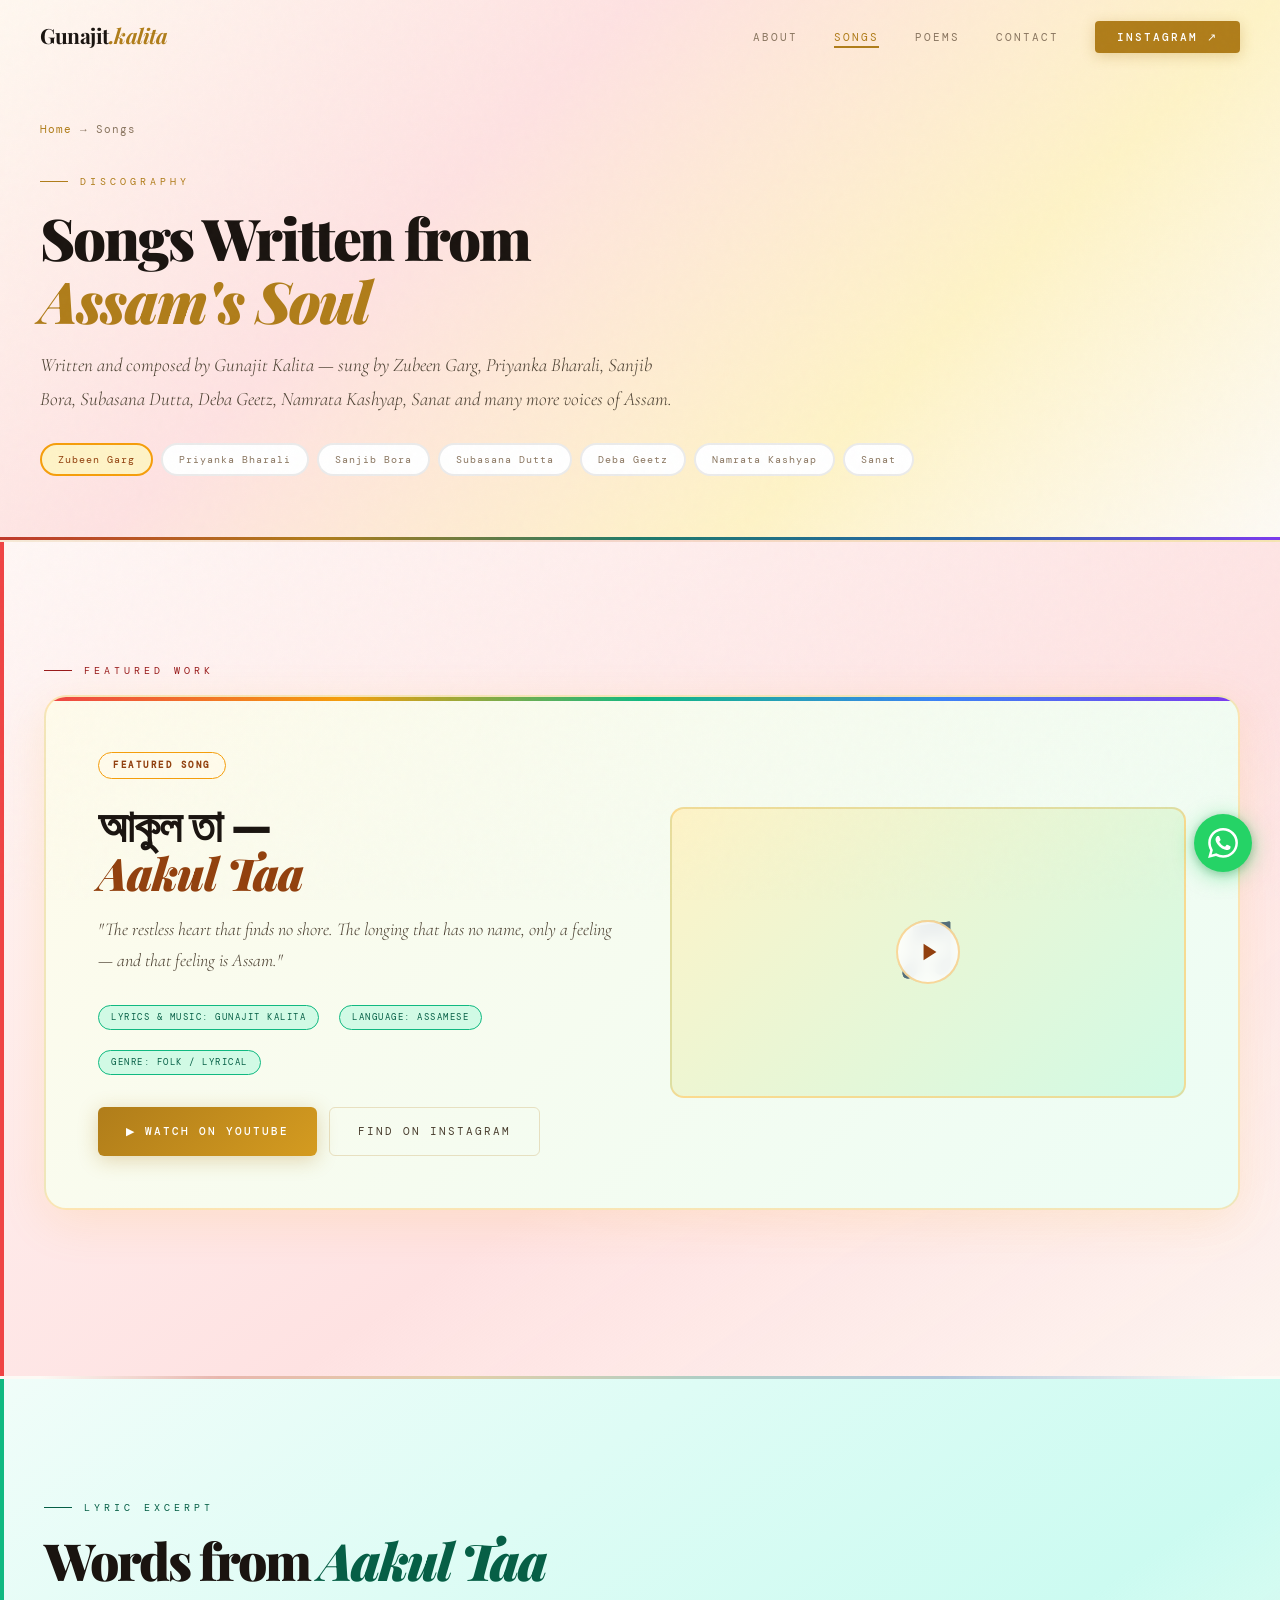
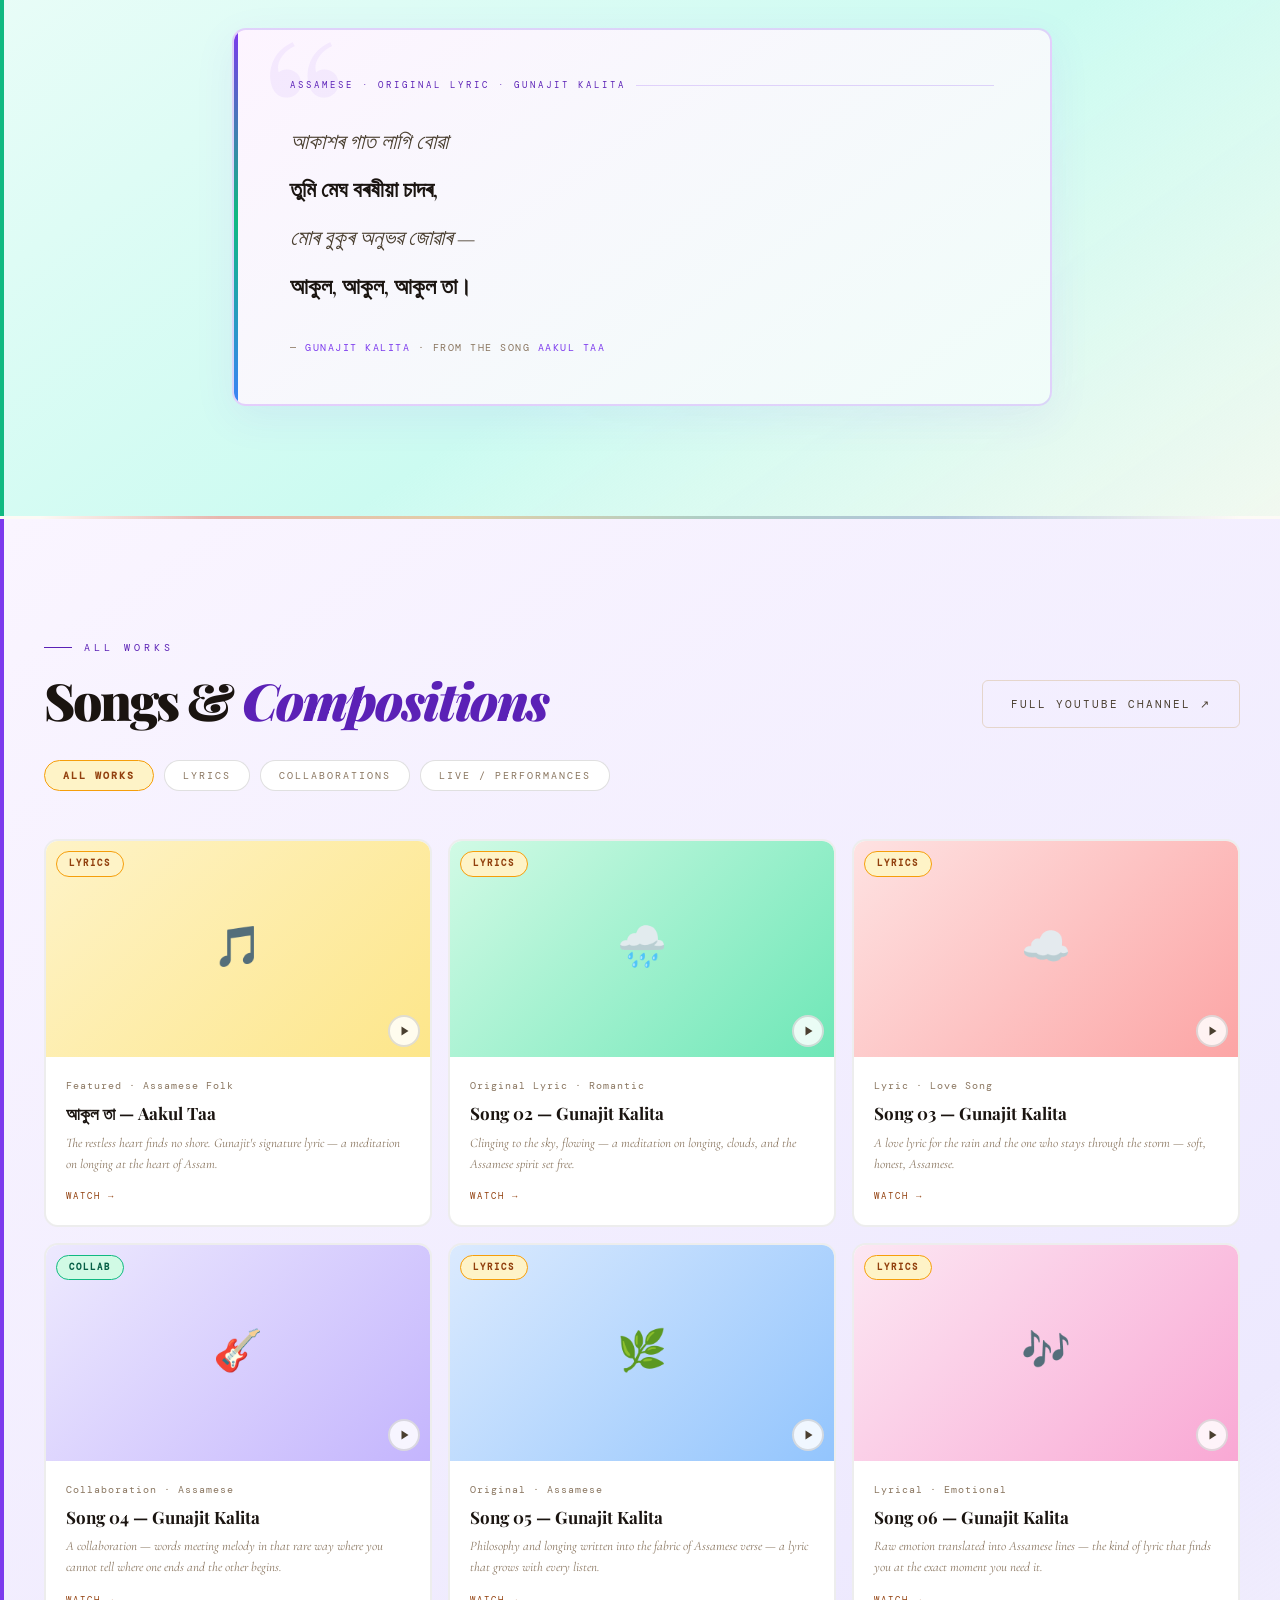
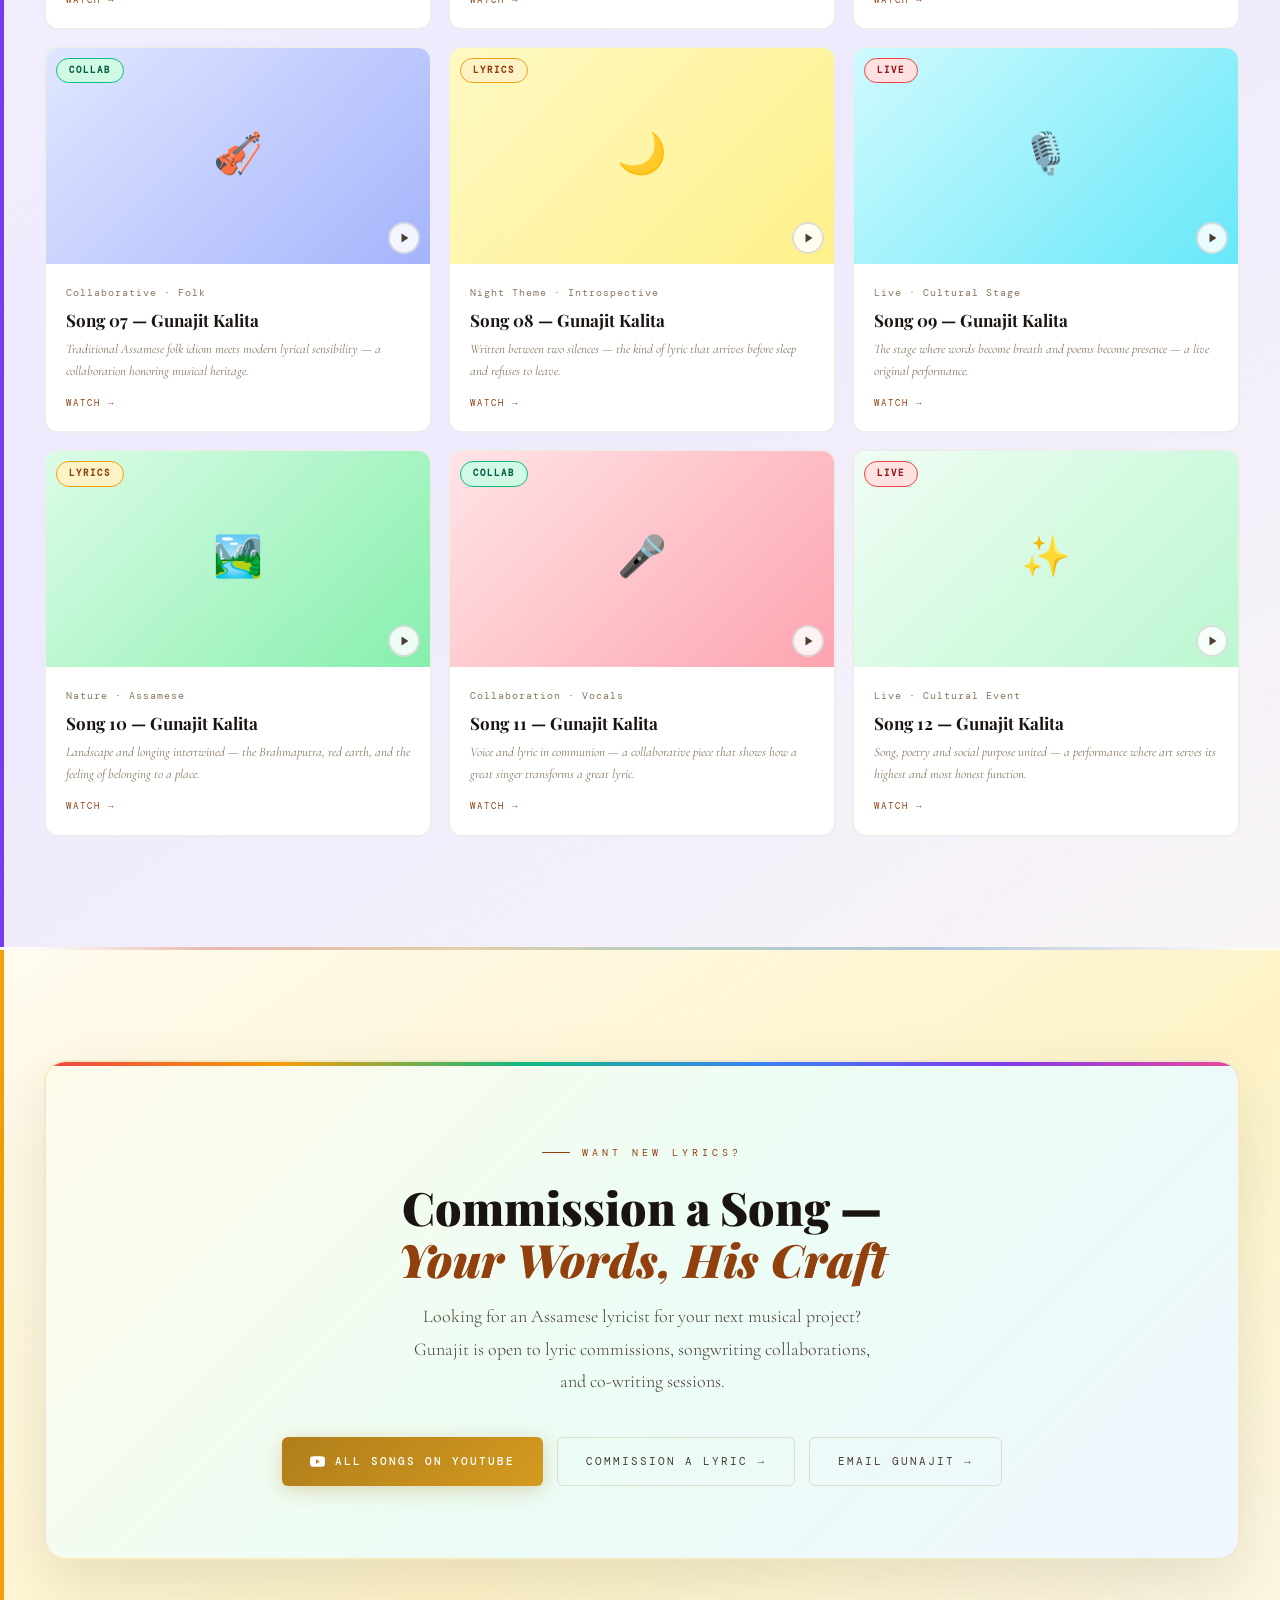
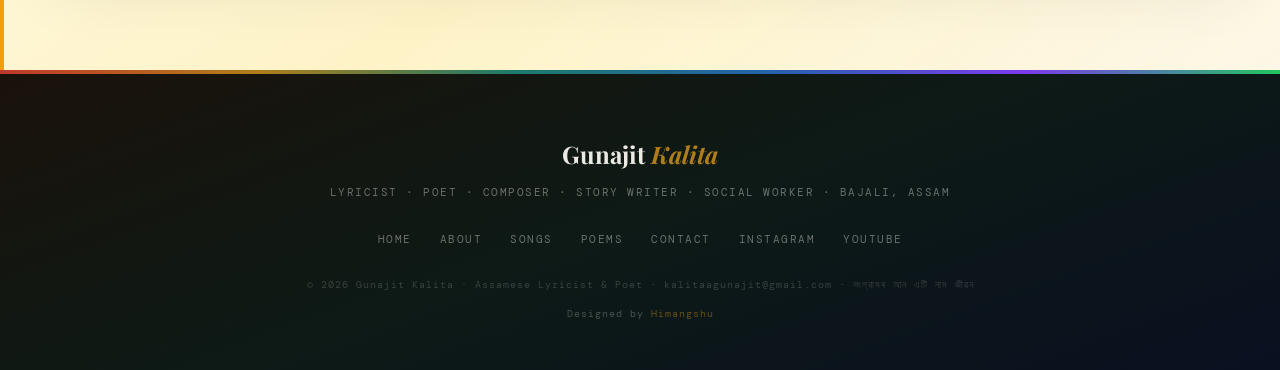
<file: songs.html>
<!DOCTYPE html>
<html lang="en">
<head>
<meta charset="UTF-8">
<meta name="viewport" content="width=device-width, initial-scale=1.0">
<title>Songs & Lyrics by Gunajit Kalita | Assamese Songwriter | Sung by Zubeen Garg & More</title>
<meta name="description" content="Listen to songs written and composed by Gunajit Kalita — sung by Zubeen Garg, Priyanka Bharali, Sanjib Bora, Subasana Dutta and leading voices of Assam. 50+ original Assamese songs.">
<meta name="keywords" content="Gunajit Kalita songs, Assamese songs, Zubeen Garg, Priyanka Bharali, Sanjib Bora, Assamese lyrics, gunajit.0 YouTube">
<meta name="author" content="Gunajit Kalita">
<meta name="robots" content="index, follow">
<link rel="icon" href="favicon.ico" type="image/x-icon">
<link rel="canonical" href="https://himangshuin.github.io/gunajit/songs.html">
<meta property="og:type" content="website">
<meta property="og:url" content="https://himangshuin.github.io/gunajit/songs.html">
<meta property="og:title" content="Songs by Gunajit Kalita | Sung by Zubeen Garg, Priyanka Bharali & more">
<meta property="og:description" content="50+ original Assamese songs written and composed by Gunajit Kalita — sung by Zubeen Garg, Priyanka Bharali, Sanjib Bora and leading singers of Assam.">
<meta property="og:image" content="https://himangshuin.github.io/gunajit/og-image.png">
<meta property="og:site_name" content="Gunajit Kalita">
<meta name="twitter:card" content="summary_large_image">
<meta name="twitter:site" content="@gunajit.0">
<meta name="twitter:creator" content="@gunajit.0">
<script type="application/ld+json">
{
  "@context": "https://schema.org",
  "@type": "MusicPlaylist",
  "name": "Songs Written and Composed by Gunajit Kalita",
  "url": "https://himangshuin.github.io/gunajit/songs.html",
  "description": "Original Assamese songs written and composed by Gunajit Kalita — sung by Zubeen Garg, Priyanka Bharali, Sanjib Bora, Subasana Dutta, Namrata Kashyap, Deba Geetz and Sanat.",
  "author": {
    "@type": "Person",
    "name": "Gunajit Kalita",
    "sameAs": ["https://www.instagram.com/gunajit.0/", "https://www.youtube.com/@gunajitkalita6667"]
  }
}
</script>
<link rel="preconnect" href="https://fonts.googleapis.com">
<link rel="preconnect" href="https://fonts.gstatic.com" crossorigin>
<link href="https://fonts.googleapis.com/css2?family=Playfair+Display:ital,wght@0,400;0,700;0,900;1,400;1,700;1,900&family=Cormorant+Garamond:ital,wght@0,300;0,400;0,600;1,300;1,400;1,600&family=DM+Mono:wght@300;400;500&family=Spectral:ital,wght@0,300;0,400;0,600;1,300;1,400;1,600&display=swap" rel="stylesheet">
<link rel="stylesheet" href="style.css">
<style>
/* SONGS PAGE */
.filter-bar{display:flex;gap:10px;flex-wrap:wrap;margin-bottom:48px;}
.filter-btn{font-family:'DM Mono',monospace;font-size:10px;letter-spacing:2px;text-transform:uppercase;padding:8px 18px;border-radius:20px;border:1.5px solid rgba(0,0,0,.12);color:var(--txt3);background:var(--card);cursor:pointer;transition:all .2s;}
.filter-btn:hover{border-color:#f59e0b;color:#92400e;background:#fffbeb;}
.filter-btn.active{background:#fef3c7;border-color:#f59e0b;color:#92400e;font-weight:600;}

/* FEATURED SONG */
.feat-song{background:linear-gradient(135deg,#fffbeb,#ecfdf5);border:2px solid rgba(245,158,11,.25);border-radius:var(--rxl);padding:52px;display:grid;grid-template-columns:1fr 1fr;gap:56px;align-items:center;margin-bottom:56px;position:relative;overflow:hidden;box-shadow:0 12px 48px rgba(245,158,11,.12);}
.feat-song::before{content:'';position:absolute;top:0;left:0;right:0;height:4px;background:linear-gradient(90deg,#ef4444,#f59e0b,#10b981,#3b82f6,#7c3aed);}
.feat-badge{font-family:'DM Mono',monospace;font-size:9px;letter-spacing:2.5px;text-transform:uppercase;color:#92400e;border:1.5px solid #f59e0b;padding:5px 14px;border-radius:20px;display:inline-block;margin-bottom:20px;background:#fffbeb;font-weight:600;}
.feat-title{font-family:'Playfair Display',serif;font-size:clamp(28px,3.5vw,48px);font-weight:900;line-height:1.1;letter-spacing:-1px;margin-bottom:16px;}
.feat-title em{color:#92400e;font-style:italic;}
.feat-desc{font-family:'Cormorant Garamond',serif;font-size:18px;font-weight:300;font-style:italic;color:var(--txt2);line-height:1.75;margin-bottom:28px;}
.feat-meta{display:flex;gap:20px;flex-wrap:wrap;margin-bottom:32px;}
.feat-tag{font-family:'DM Mono',monospace;font-size:9px;letter-spacing:1.5px;text-transform:uppercase;color:#065f46;background:#d1fae5;padding:4px 12px;border-radius:20px;display:flex;align-items:center;gap:6px;border:1.5px solid #10b981;}
.feat-thumb{background:linear-gradient(135deg,#fef3c7,#d1fae5);border:2px solid rgba(245,158,11,.3);border-radius:var(--rl);aspect-ratio:16/9;display:flex;align-items:center;justify-content:center;position:relative;overflow:hidden;cursor:pointer;transition:all .3s;text-decoration:none;}
.feat-thumb:hover{border-color:#f59e0b;box-shadow:0 12px 40px rgba(245,158,11,.2);}
.feat-thumb-emoji{font-size:56px;position:relative;z-index:1;}
.play-btn{position:absolute;bottom:0;left:0;right:0;top:0;display:flex;align-items:center;justify-content:center;z-index:2;}
.play-circle{width:64px;height:64px;border-radius:50%;background:rgba(255,255,255,.85);border:2px solid rgba(245,158,11,.4);display:flex;align-items:center;justify-content:center;transition:all .3s;backdrop-filter:blur(8px);}
.feat-thumb:hover .play-circle{background:#f59e0b;border-color:#f59e0b;}
.play-circle svg{width:22px;height:22px;color:#92400e;margin-left:3px;transition:color .3s;}
.feat-thumb:hover .play-circle svg{color:#fff;}

/* SONGS GRID */
.sgrid{display:grid;grid-template-columns:repeat(auto-fill,minmax(300px,1fr));gap:16px;}
.scard{background:var(--card);border:2px solid rgba(0,0,0,.07);border-radius:var(--rl);overflow:hidden;text-decoration:none;color:var(--txt);transition:all .3s;display:flex;flex-direction:column;}
.scard:hover{transform:translateY(-8px);box-shadow:0 24px 56px rgba(0,0,0,.13);}
.sthumb{aspect-ratio:16/9;display:flex;align-items:center;justify-content:center;font-size:40px;position:relative;overflow:hidden;}
.st1{background:linear-gradient(135deg,#fef3c7,#fde68a);}
.st2{background:linear-gradient(135deg,#d1fae5,#6ee7b7);}
.st3{background:linear-gradient(135deg,#fee2e2,#fca5a5);}
.st4{background:linear-gradient(135deg,#ede9fe,#c4b5fd);}
.st5{background:linear-gradient(135deg,#dbeafe,#93c5fd);}
.st6{background:linear-gradient(135deg,#fce7f3,#f9a8d4);}
.st7{background:linear-gradient(135deg,#e0e7ff,#a5b4fc);}
.st8{background:linear-gradient(135deg,#fef9c3,#fef08a);}
.st9{background:linear-gradient(135deg,#cffafe,#67e8f9);}
.st10{background:linear-gradient(135deg,#dcfce7,#86efac);}
.st11{background:linear-gradient(135deg,#ffe4e6,#fda4af);}
.st12{background:linear-gradient(135deg,#f0fdf4,#bbf7d0);}
.scat{position:absolute;top:10px;left:10px;z-index:1;font-family:'DM Mono',monospace;font-size:9px;letter-spacing:2px;text-transform:uppercase;padding:4px 12px;border-radius:20px;font-weight:600;}
.sc-ly{background:#fef3c7;color:#92400e;border:1.5px solid #f59e0b;}
.sc-co{background:#d1fae5;color:#065f46;border:1.5px solid #10b981;}
.sc-li{background:#fee2e2;color:#991b1b;border:1.5px solid #ef4444;}
.splay{position:absolute;bottom:10px;right:10px;width:32px;height:32px;border-radius:50%;background:rgba(255,255,255,.85);border:2px solid rgba(0,0,0,.12);display:flex;align-items:center;justify-content:center;transition:all .2s;backdrop-filter:blur(4px);}
.scard:hover .splay{background:#f59e0b;border-color:#f59e0b;}
.splay svg{width:12px;height:12px;color:var(--txt2);margin-left:2px;transition:color .2s;}
.scard:hover .splay svg{color:#fff;}
.sbody{padding:20px;flex:1;display:flex;flex-direction:column;}
.smeta{font-size:10px;color:var(--txt3);font-family:'DM Mono',monospace;letter-spacing:1px;margin-bottom:8px;}
.stitle{font-family:'Playfair Display',serif;font-size:17px;font-weight:700;line-height:1.3;margin-bottom:8px;}
.sexc{font-size:13px;color:var(--txt3);line-height:1.65;font-family:'Cormorant Garamond',serif;font-style:italic;margin-bottom:14px;flex:1;}
.sread{font-family:'DM Mono',monospace;font-size:9px;letter-spacing:2px;text-transform:uppercase;color:#92400e;display:inline-flex;align-items:center;gap:6px;transition:gap .2s;}
.scard:hover .sread{gap:10px;}

/* Singer badges */
.singer-strip{display:flex;flex-wrap:wrap;gap:8px;margin:24px 0 0;}
.sbadge{padding:6px 16px;background:var(--card);border:2px solid rgba(0,0,0,.08);border-radius:20px;font-family:'DM Mono',monospace;font-size:10px;letter-spacing:1px;color:var(--txt3);transition:all .2s;}
.sbadge:hover{border-color:#f59e0b;color:#92400e;background:#fffbeb;}
.sbadge.gold{border-color:#f59e0b;color:#92400e;background:#fef3c7;}

/* LYRIC EXCERPT */
.lyric-feature{background:linear-gradient(145deg,#fdf4ff,#f0fdf9);border:2px solid rgba(124,58,237,.2);border-radius:var(--rl);padding:48px 56px;position:relative;overflow:hidden;max-width:820px;margin:0 auto;box-shadow:0 12px 40px rgba(124,58,237,.08);}
.lyric-feature::before{content:'\201C';position:absolute;top:-30px;left:24px;font-family:'Playfair Display',serif;font-size:220px;color:rgba(124,58,237,.06);line-height:1;pointer-events:none;}
.lyric-feature::after{content:'';position:absolute;top:0;left:0;width:4px;height:100%;background:linear-gradient(180deg,#7c3aed,#10b981,#3b82f6);}
.lyric-feature-lang{font-family:'DM Mono',monospace;font-size:9px;letter-spacing:3px;text-transform:uppercase;color:#5b21b6;margin-bottom:24px;display:flex;align-items:center;gap:10px;}
.lyric-feature-lang::after{content:'';flex:1;height:1px;background:rgba(124,58,237,.2);}
.lyric-feature-text{font-family:'Cormorant Garamond',serif;font-size:22px;font-weight:400;line-height:2.2;color:var(--txt2);font-style:italic;margin-bottom:28px;}
.lyric-feature-text strong{color:var(--txt);font-style:normal;}
.lyric-feature-attr{font-family:'DM Mono',monospace;font-size:10px;letter-spacing:1.5px;text-transform:uppercase;color:var(--txt3);}
.lyric-feature-attr em{color:#7c3aed;font-style:normal;}

.ctabox{background:linear-gradient(135deg,#fffbeb,#ecfdf5,#eff6ff);border:2px solid rgba(245,158,11,.2);border-radius:var(--rxl);padding:72px;text-align:center;position:relative;overflow:hidden;box-shadow:0 24px 64px rgba(0,0,0,.10);}
.ctabox::before{content:'';position:absolute;top:0;left:0;right:0;height:4px;background:linear-gradient(90deg,#ef4444,#f59e0b,#10b981,#3b82f6,#7c3aed,#ec4899);}
.ctabox *{position:relative;z-index:1;}
.ctabox h2{font-family:'Playfair Display',serif;font-size:clamp(26px,4vw,46px);font-weight:900;line-height:1.15;margin-bottom:14px;}
.ctabox h2 em{color:#92400e;font-style:italic;}
.ctabox p{font-family:'Cormorant Garamond',serif;font-size:18px;font-weight:300;color:var(--txt2);max-width:460px;margin:0 auto 40px;line-height:1.8;}
.ctabtns{display:flex;gap:14px;justify-content:center;flex-wrap:wrap;}

@media(max-width:768px){
  .feat-song{grid-template-columns:1fr;padding:32px 22px;gap:28px;}
  .feat-title{letter-spacing:-.5px;}
  .lyric-feature{padding:32px 22px;}
  .lyric-feature-text{font-size:18px;}
  .ctabox{padding:40px 22px;}
  .ctabtns{flex-direction:column;align-items:stretch;}
  .sgrid{grid-template-columns:1fr;}
  .singer-strip{gap:6px;}
  .sbadge{font-size:9px;padding:5px 12px;}
}
@media(max-width:560px){
  .feat-song{padding:24px 18px;gap:22px;}
  .feat-desc{font-size:16px;}
  .feat-meta{gap:8px;}
  .filter-bar{gap:6px;}
  .filter-btn{padding:6px 12px;font-size:9px;}
  .lyric-feature{padding:24px 18px;}
  .lyric-feature-text{font-size:16px;line-height:2.0;}
  .stitle{font-size:15px;}
}
</style>
</head>
<body>
<div class="ink ink1" aria-hidden="true"></div>
<div class="ink ink2" aria-hidden="true"></div>

<nav id="nav">
  <div class="nav-in">
    <a href="index.html" class="logo">Gunajit<em>.kalita</em></a>
    <ul class="nav-ul">
      <li><a href="about.html">About</a></li>
      <li><a href="songs.html" class="on">Songs</a></li>
      <li><a href="poems.html">Poems</a></li>
      <li><a href="contact.html">Contact</a></li>
      <li><a href="https://www.instagram.com/gunajit.0/" target="_blank" rel="noopener" class="nav-cta">Instagram ↗</a></li>
    </ul>
    <button class="mbtn" onclick="toggleMenu()" aria-label="Menu" aria-expanded="false" id="mbtn">☰</button>
  </div>
</nav>
<div class="mmenu" id="mmenu">
  <a href="index.html" onclick="toggleMenu()">Home</a>
  <a href="about.html" onclick="toggleMenu()">About</a>
  <a href="songs.html" onclick="toggleMenu()">Songs</a>
  <a href="poems.html" onclick="toggleMenu()">Poems</a>
  <a href="contact.html" onclick="toggleMenu()">Contact</a>
  <a href="https://www.instagram.com/gunajit.0/" target="_blank" rel="noopener" onclick="toggleMenu()" style="color:var(--acc);">Instagram ↗</a>
  <a href="https://www.youtube.com/@gunajitkalita6667/videos" target="_blank" rel="noopener" onclick="toggleMenu()">YouTube ↗</a>
</div>

<div class="page-hero" style="background:linear-gradient(135deg,#fff8f0 0%,#fee2e2 35%,#fef3c7 70%,#fdfaf5 100%)">
  <div class="page-hero-in">
    <p class="breadcrumb"><a href="index.html">Home</a> → Songs</p>
    <span class="lbl">Discography</span>
    <h1 class="page-h1">Songs Written from<br><em>Assam's Soul</em></h1>
    <p style="font-family:'Cormorant Garamond',serif;font-size:19px;font-weight:300;font-style:italic;color:var(--txt2);max-width:640px;margin-top:16px;line-height:1.75;">Written and composed by Gunajit Kalita — sung by Zubeen Garg, Priyanka Bharali, Sanjib Bora, Subasana Dutta, Deba Geetz, Namrata Kashyap, Sanat and many more voices of Assam.</p>
    <div class="singer-strip" style="margin-top:28px;">
      <span class="sbadge gold">Zubeen Garg</span>
      <span class="sbadge">Priyanka Bharali</span>
      <span class="sbadge">Sanjib Bora</span>
      <span class="sbadge">Subasana Dutta</span>
      <span class="sbadge">Deba Geetz</span>
      <span class="sbadge">Namrata Kashyap</span>
      <span class="sbadge">Sanat</span>
    </div>
  </div>
</div>

<!-- FEATURED SONG -->
<section class="sec sec-warm">
  <div class="sec-in">
    <span class="lbl">Featured Work</span>
    <div class="feat-song fu">
      <div>
        <span class="feat-badge">Featured Song</span>
        <h2 class="feat-title">আকুল তা —<br><em>Aakul Taa</em></h2>
        <p class="feat-desc">"The restless heart that finds no shore. The longing that has no name, only a feeling — and that feeling is Assam."</p>
        <div class="feat-meta">
          <span class="feat-tag">Lyrics & Music: Gunajit Kalita</span>
          <span class="feat-tag">Language: Assamese</span>
          <span class="feat-tag">Genre: Folk / Lyrical</span>
        </div>
        <div style="display:flex;gap:12px;flex-wrap:wrap;">
          <a href="https://youtu.be/tJjKkElP1v8" target="_blank" rel="noopener" class="btn-gold">▶ Watch on YouTube</a>
          <a href="https://www.instagram.com/gunajit.0/" target="_blank" rel="noopener" class="btn-ghost">Find on Instagram</a>
        </div>
      </div>
      <a href="https://youtu.be/tJjKkElP1v8" target="_blank" rel="noopener" class="feat-thumb">
        <span class="feat-thumb-emoji">🎵</span>
        <div class="play-btn">
          <div class="play-circle"><svg viewBox="0 0 24 24" fill="currentColor"><polygon points="5,3 19,12 5,21"/></svg></div>
        </div>
      </a>
    </div>
  </div>
</section>

<div class="divline"></div>

<!-- LYRIC EXCERPT -->
<section class="sec sec-teal">
  <div class="sec-in">
    <span class="lbl">Lyric Excerpt</span>
    <h2 class="h2" style="margin-bottom:40px;">Words from <em>Aakul Taa</em></h2>
    <div class="lyric-feature fscale">
      <div class="lyric-feature-lang">Assamese · Original Lyric · Gunajit Kalita</div>
      <p class="lyric-feature-text">
        আকাশৰ গাত লাগি বোৱা<br>
        <strong>তুমি মেঘ বৰষীয়া চাদৰ,</strong><br>
        মোৰ বুকুৰ অনুভৱ জোৱাৰ —<br>
        <strong>আকুল, আকুল, আকুল তা।</strong>
      </p>
      <p class="lyric-feature-attr">— <em>Gunajit Kalita</em> · From the song <em>Aakul Taa</em></p>
    </div>
  </div>
</section>

<div class="divline"></div>

<!-- ALL SONGS — Real YouTube Links -->
<section class="sec sec-deep">
  <div class="sec-in">
    <div style="display:flex;align-items:flex-end;justify-content:space-between;flex-wrap:wrap;gap:16px;margin-bottom:32px;">
      <div>
        <span class="lbl">All Works</span>
        <h2 class="h2" style="margin-bottom:0;">Songs & <em>Compositions</em></h2>
      </div>
      <a href="https://www.youtube.com/@gunajitkalita6667/videos" target="_blank" rel="noopener" class="btn-ghost" style="white-space:nowrap;">Full YouTube Channel ↗</a>
    </div>
    <div class="filter-bar">
      <button class="filter-btn active" onclick="filterSongs('all',this)">All Works</button>
      <button class="filter-btn" onclick="filterSongs('lyrics',this)">Lyrics</button>
      <button class="filter-btn" onclick="filterSongs('collab',this)">Collaborations</button>
      <button class="filter-btn" onclick="filterSongs('live',this)">Live / Performances</button>
    </div>
    <div class="sgrid">

      <a href="https://youtu.be/tJjKkElP1v8" target="_blank" rel="noopener" class="scard fu" data-cat="lyrics">
        <div class="sthumb st1"><span>🎵</span><span class="scat sc-ly">Lyrics</span><div class="splay"><svg viewBox="0 0 24 24" fill="currentColor"><polygon points="5,3 19,12 5,21"/></svg></div></div>
        <div class="sbody"><span class="smeta">Featured · Assamese Folk</span><h3 class="stitle">আকুল তা — Aakul Taa</h3><p class="sexc">The restless heart finds no shore. Gunajit's signature lyric — a meditation on longing at the heart of Assam.</p><span class="sread">Watch →</span></div>
      </a>

      <a href="https://youtu.be/rDLyp163sDo" target="_blank" rel="noopener" class="scard fu" data-cat="lyrics">
        <div class="sthumb st2"><span>🌧️</span><span class="scat sc-ly">Lyrics</span><div class="splay"><svg viewBox="0 0 24 24" fill="currentColor"><polygon points="5,3 19,12 5,21"/></svg></div></div>
        <div class="sbody"><span class="smeta">Original Lyric · Romantic</span><h3 class="stitle">Song 02 — Gunajit Kalita</h3><p class="sexc">Clinging to the sky, flowing — a meditation on longing, clouds, and the Assamese spirit set free.</p><span class="sread">Watch →</span></div>
      </a>

      <a href="https://youtu.be/AybqvvZ8m2E" target="_blank" rel="noopener" class="scard fu" data-cat="lyrics">
        <div class="sthumb st3"><span>☁️</span><span class="scat sc-ly">Lyrics</span><div class="splay"><svg viewBox="0 0 24 24" fill="currentColor"><polygon points="5,3 19,12 5,21"/></svg></div></div>
        <div class="sbody"><span class="smeta">Lyric · Love Song</span><h3 class="stitle">Song 03 — Gunajit Kalita</h3><p class="sexc">A love lyric for the rain and the one who stays through the storm — soft, honest, Assamese.</p><span class="sread">Watch →</span></div>
      </a>

      <a href="https://youtu.be/X34XoI6G_10" target="_blank" rel="noopener" class="scard fu" data-cat="collab">
        <div class="sthumb st4"><span>🎸</span><span class="scat sc-co">Collab</span><div class="splay"><svg viewBox="0 0 24 24" fill="currentColor"><polygon points="5,3 19,12 5,21"/></svg></div></div>
        <div class="sbody"><span class="smeta">Collaboration · Assamese</span><h3 class="stitle">Song 04 — Gunajit Kalita</h3><p class="sexc">A collaboration — words meeting melody in that rare way where you cannot tell where one ends and the other begins.</p><span class="sread">Watch →</span></div>
      </a>

      <a href="https://youtu.be/RFjCLGfzNLM" target="_blank" rel="noopener" class="scard fu" data-cat="lyrics">
        <div class="sthumb st5"><span>🌿</span><span class="scat sc-ly">Lyrics</span><div class="splay"><svg viewBox="0 0 24 24" fill="currentColor"><polygon points="5,3 19,12 5,21"/></svg></div></div>
        <div class="sbody"><span class="smeta">Original · Assamese</span><h3 class="stitle">Song 05 — Gunajit Kalita</h3><p class="sexc">Philosophy and longing written into the fabric of Assamese verse — a lyric that grows with every listen.</p><span class="sread">Watch →</span></div>
      </a>

      <a href="https://youtu.be/wDptb9stSik" target="_blank" rel="noopener" class="scard fu" data-cat="lyrics">
        <div class="sthumb st6"><span>🎶</span><span class="scat sc-ly">Lyrics</span><div class="splay"><svg viewBox="0 0 24 24" fill="currentColor"><polygon points="5,3 19,12 5,21"/></svg></div></div>
        <div class="sbody"><span class="smeta">Lyrical · Emotional</span><h3 class="stitle">Song 06 — Gunajit Kalita</h3><p class="sexc">Raw emotion translated into Assamese lines — the kind of lyric that finds you at the exact moment you need it.</p><span class="sread">Watch →</span></div>
      </a>

      <a href="https://youtu.be/alkwnUcdjDw" target="_blank" rel="noopener" class="scard fu" data-cat="collab">
        <div class="sthumb st7"><span>🎻</span><span class="scat sc-co">Collab</span><div class="splay"><svg viewBox="0 0 24 24" fill="currentColor"><polygon points="5,3 19,12 5,21"/></svg></div></div>
        <div class="sbody"><span class="smeta">Collaborative · Folk</span><h3 class="stitle">Song 07 — Gunajit Kalita</h3><p class="sexc">Traditional Assamese folk idiom meets modern lyrical sensibility — a collaboration honoring musical heritage.</p><span class="sread">Watch →</span></div>
      </a>

      <a href="https://youtu.be/nugb8Vvz3wE" target="_blank" rel="noopener" class="scard fu" data-cat="lyrics">
        <div class="sthumb st8"><span>🌙</span><span class="scat sc-ly">Lyrics</span><div class="splay"><svg viewBox="0 0 24 24" fill="currentColor"><polygon points="5,3 19,12 5,21"/></svg></div></div>
        <div class="sbody"><span class="smeta">Night Theme · Introspective</span><h3 class="stitle">Song 08 — Gunajit Kalita</h3><p class="sexc">Written between two silences — the kind of lyric that arrives before sleep and refuses to leave.</p><span class="sread">Watch →</span></div>
      </a>

      <a href="https://youtu.be/hbDMrwqNboA" target="_blank" rel="noopener" class="scard fu" data-cat="live">
        <div class="sthumb st9"><span>🎙️</span><span class="scat sc-li">Live</span><div class="splay"><svg viewBox="0 0 24 24" fill="currentColor"><polygon points="5,3 19,12 5,21"/></svg></div></div>
        <div class="sbody"><span class="smeta">Live · Cultural Stage</span><h3 class="stitle">Song 09 — Gunajit Kalita</h3><p class="sexc">The stage where words become breath and poems become presence — a live original performance.</p><span class="sread">Watch →</span></div>
      </a>

      <a href="https://youtu.be/r0hpHl2S5Y0" target="_blank" rel="noopener" class="scard fu" data-cat="lyrics">
        <div class="sthumb st10"><span>🏞️</span><span class="scat sc-ly">Lyrics</span><div class="splay"><svg viewBox="0 0 24 24" fill="currentColor"><polygon points="5,3 19,12 5,21"/></svg></div></div>
        <div class="sbody"><span class="smeta">Nature · Assamese</span><h3 class="stitle">Song 10 — Gunajit Kalita</h3><p class="sexc">Landscape and longing intertwined — the Brahmaputra, red earth, and the feeling of belonging to a place.</p><span class="sread">Watch →</span></div>
      </a>

      <a href="https://youtu.be/4tq2tEc5OLU" target="_blank" rel="noopener" class="scard fu" data-cat="collab">
        <div class="sthumb st11"><span>🎤</span><span class="scat sc-co">Collab</span><div class="splay"><svg viewBox="0 0 24 24" fill="currentColor"><polygon points="5,3 19,12 5,21"/></svg></div></div>
        <div class="sbody"><span class="smeta">Collaboration · Vocals</span><h3 class="stitle">Song 11 — Gunajit Kalita</h3><p class="sexc">Voice and lyric in communion — a collaborative piece that shows how a great singer transforms a great lyric.</p><span class="sread">Watch →</span></div>
      </a>

      <a href="https://youtu.be/EuqHizg_agk" target="_blank" rel="noopener" class="scard fu" data-cat="live">
        <div class="sthumb st12"><span>✨</span><span class="scat sc-li">Live</span><div class="splay"><svg viewBox="0 0 24 24" fill="currentColor"><polygon points="5,3 19,12 5,21"/></svg></div></div>
        <div class="sbody"><span class="smeta">Live · Cultural Event</span><h3 class="stitle">Song 12 — Gunajit Kalita</h3><p class="sexc">Song, poetry and social purpose united — a performance where art serves its highest and most honest function.</p><span class="sread">Watch →</span></div>
      </a>

    </div>
  </div>
</section>

<div class="divline"></div>

<section class="sec sec-gold">
  <div class="sec-in">
    <div class="ctabox fscale">
      <span class="lbl" style="justify-content:center;margin-bottom:20px;">Want New Lyrics?</span>
      <h2>Commission a Song —<br><em>Your Words, His Craft</em></h2>
      <p>Looking for an Assamese lyricist for your next musical project? Gunajit is open to lyric commissions, songwriting collaborations, and co-writing sessions.</p>
      <div class="ctabtns">
        <a href="https://www.youtube.com/@gunajitkalita6667/videos" target="_blank" rel="noopener" class="btn-gold">
          <svg viewBox="0 0 24 24" fill="currentColor" width="15" height="15"><path d="M23.498 6.186a3.016 3.016 0 00-2.122-2.136C19.505 3.545 12 3.545 12 3.545s-7.505 0-9.377.505A3.017 3.017 0 00.502 6.186C0 8.07 0 12 0 12s0 3.93.502 5.814a3.016 3.016 0 002.122 2.136c1.871.505 9.376.505 9.376.505s7.505 0 9.377-.505a3.015 3.015 0 002.122-2.136C24 15.93 24 12 24 12s0-3.93-.502-5.814zM9.545 15.568V8.432L15.818 12l-6.273 3.568z"/></svg>
          All Songs on YouTube
        </a>
        <a href="contact.html" class="btn-ghost">Commission a Lyric →</a>
        <a href="mailto:kalitaagunajit@gmail.com" class="btn-ghost">Email Gunajit →</a>
      </div>
    </div>
  </div>
</section>

<footer>
  <div class="finr">
    <div class="flogo">Gunajit<em> Kalita</em></div>
    <p class="ftag">Lyricist · Poet · Composer · Story Writer · Social Worker · Bajali, Assam</p>
    <div class="flinks">
      <a href="index.html">Home</a><a href="about.html">About</a>
      <a href="songs.html">Songs</a><a href="poems.html">Poems</a>
      <a href="contact.html">Contact</a>
      <a href="https://www.instagram.com/gunajit.0/" target="_blank" rel="noopener">Instagram</a>
      <a href="https://www.youtube.com/@gunajitkalita6667/videos" target="_blank" rel="noopener">YouTube</a>
    </div>
    <p class="fcopy">© 2026 Gunajit Kalita · Assamese Lyricist & Poet · kalitaagunajit@gmail.com · সংগ্রামৰ আন এটি নাম জীৱন</p>
    <p class="fdesign">Designed by <a href="https://www.instagram.com/himangshu" target="_blank" rel="noopener">Himangshu</a></p>
  </div>
</footer>

<script>
const NAV=document.getElementById('nav');
const scrollTopBtn=document.getElementById('scrollTop');
window.addEventListener('scroll',()=>{
  NAV.classList.toggle('scrolled',scrollY>40);
  if(scrollTopBtn)scrollTopBtn.classList.toggle('visible',scrollY>400);
},{passive:true});
const obs=new IntersectionObserver(entries=>{entries.forEach((e,i)=>{if(e.isIntersecting){setTimeout(()=>e.target.classList.add('in'),i*90);obs.unobserve(e.target);}});},{threshold:.08});
document.querySelectorAll('.fu,.fl,.fr,.fscale').forEach(el=>obs.observe(el));
function toggleMenu(){const m=document.getElementById('mmenu'),btn=document.getElementById('mbtn');const open=m.classList.toggle('on');if(btn){btn.setAttribute('aria-expanded',open);btn.textContent=open?'✕':'☰';}}
function closeMenu(){const m=document.getElementById('mmenu'),btn=document.getElementById('mbtn');m.classList.remove('on');if(btn){btn.setAttribute('aria-expanded',false);btn.textContent='☰';}}
document.addEventListener('click',e=>{const m=document.getElementById('mmenu'),btn=document.getElementById('mbtn');if(m&&m.classList.contains('on')&&!m.contains(e.target)&&btn&&!btn.contains(e.target))closeMenu();});
function filterSongs(cat,btn){
  document.querySelectorAll('.filter-btn').forEach(b=>b.classList.remove('active'));
  btn.classList.add('active');
  document.querySelectorAll('.scard').forEach(c=>{
    if(cat==='all'||c.dataset.cat===cat){c.style.removeProperty('display');}
    else{c.style.display='none';}
  });
}
</script>

<!-- FLOATING WHATSAPP BUTTON -->
<div class="wa-float">
  <span class="wa-tooltip">Chat on WhatsApp</span>
  <a class="wa-btn" href="https://wa.me/91YOURNUMBERHERE?text=Hello%20Gunajit%2C%20I%20came%20from%20your%20website%20and%20would%20like%20to%20connect!" target="_blank" rel="noopener" aria-label="Chat on WhatsApp">
    <svg viewBox="0 0 24 24" fill="white" xmlns="http://www.w3.org/2000/svg">
      <path d="M17.472 14.382c-.297-.149-1.758-.867-2.03-.967-.273-.099-.471-.148-.67.15-.197.297-.767.966-.94 1.164-.173.199-.347.223-.644.075-.297-.15-1.255-.463-2.39-1.475-.883-.788-1.48-1.761-1.653-2.059-.173-.297-.018-.458.13-.606.134-.133.298-.347.446-.52.149-.174.198-.298.298-.497.099-.198.05-.371-.025-.52-.075-.149-.669-1.612-.916-2.207-.242-.579-.487-.5-.669-.51-.173-.008-.371-.01-.57-.01-.198 0-.52.074-.792.372-.272.297-1.04 1.016-1.04 2.479 0 1.462 1.065 2.875 1.213 3.074.149.198 2.096 3.2 5.077 4.487.709.306 1.262.489 1.694.625.712.227 1.36.195 1.871.118.571-.085 1.758-.719 2.006-1.413.248-.694.248-1.289.173-1.413-.074-.124-.272-.198-.57-.347m-5.421 7.403h-.004a9.87 9.87 0 01-5.031-1.378l-.361-.214-3.741.982.998-3.648-.235-.374a9.86 9.86 0 01-1.51-5.26c.001-5.45 4.436-9.884 9.888-9.884 2.64 0 5.122 1.03 6.988 2.898a9.825 9.825 0 012.893 6.994c-.003 5.45-4.437 9.884-9.885 9.884m8.413-18.297A11.815 11.815 0 0012.05 0C5.495 0 .16 5.335.157 11.892c0 2.096.547 4.142 1.588 5.945L.057 24l6.305-1.654a11.882 11.882 0 005.683 1.448h.005c6.554 0 11.89-5.335 11.893-11.893a11.821 11.821 0 00-3.48-8.413z"/>
    </svg>
  </a>
</div>


<!-- SCROLL TO TOP -->
<button class="scroll-top" id="scrollTop" onclick="window.scrollTo({top:0,behavior:'smooth'})" aria-label="Scroll to top">↑</button>

</body>
</html>
</file>
<file: style.css>
/* ====================================================================
   GUNAJIT KALITA — V3 Premium Stylesheet
   Full redesign · Elevated UI/UX · Mobile-first
   ==================================================================== */

/* ── CUSTOM PROPERTIES ── */
:root {
  --bg:    #fdfaf5;
  --bg1:   #f8f3ea;
  --bg2:   #f2ece0;
  --bg3:   #ede5d5;
  --card:  #ffffff;
  --card2: #faf6ef;
  --txt:   #1a1410;
  --txt2:  #4a3f30;
  --txt3:  #8a7660;
  --acc:   #b07d1a;
  --acc2:  #d49b20;
  --acc3:  rgba(176,125,26,.10);
  --teal:  #1e7a6a;
  --red:   #c0392b;
  --blue:  #2563ab;
  --purple:#7c3aed;
  --border: rgba(176,125,26,.22);
  --border2:rgba(26,20,16,.09);
  --r:  8px; --rl:14px; --rxl:22px;
  --sh:  0 4px 32px rgba(0,0,0,.08);
  --shg: 0 8px 40px rgba(176,125,26,.12);
}

/* ── RESET ── */
*,*::before,*::after{margin:0;padding:0;box-sizing:border-box;}
html{scroll-behavior:smooth;}
body{font-family:'Spectral',serif;background:var(--bg);color:var(--txt);line-height:1.7;font-size:17px;overflow-x:hidden;}
img{max-width:100%;height:auto;display:block;}

/* ── READING PROGRESS BAR ── */
#read-progress{
  position:fixed;top:0;left:0;height:3px;width:0%;z-index:9999;
  background:linear-gradient(90deg,#ef4444,#f59e0b,#10b981,#3b82f6,#7c3aed);
  transition:width .1s;
}

/* ── CURSOR GLOW (desktop only) ── */
#cursor-glow{
  position:fixed;width:380px;height:380px;border-radius:50%;
  background:radial-gradient(circle,rgba(176,125,26,.07),transparent 70%);
  pointer-events:none;z-index:0;transform:translate(-50%,-50%);
  transition:left .12s ease,top .12s ease;
}

/* ── GRAIN + AMBIENT ── */
body::before{content:'';position:fixed;inset:0;background-image:url("data:image/svg+xml,%3Csvg viewBox='0 0 200 200' xmlns='http://www.w3.org/2000/svg'%3E%3Cfilter id='n'%3E%3CfeTurbulence type='fractalNoise' baseFrequency='0.65' numOctaves='3' stitchTiles='stitch'/%3E%3C/filter%3E%3Crect width='100%25' height='100%25' filter='url(%23n)' opacity='1'/%3E%3C/svg%3E");opacity:.022;pointer-events:none;z-index:9998;}
.ink{position:fixed;border-radius:50%;pointer-events:none;z-index:0;filter:blur(80px);}
.ink1{width:600px;height:600px;background:radial-gradient(circle,rgba(176,125,26,.07),transparent);top:-150px;left:-150px;animation:inkFloat 28s ease-in-out infinite;}
.ink2{width:400px;height:400px;background:radial-gradient(circle,rgba(30,122,106,.06),transparent);bottom:5%;right:3%;animation:inkFloat 22s ease-in-out infinite reverse;animation-delay:-10s;}
@keyframes inkFloat{0%,100%{transform:translate(0,0) scale(1);}50%{transform:translate(50px,-60px) scale(1.08);}}

/* ── ANIMATED GRADIENT HERO BG ── */
.hero-bg{
  position:absolute;inset:0;z-index:0;overflow:hidden;
  background:linear-gradient(135deg,#fffdf5 0%,#fef9ec 30%,#f0faf8 60%,#fdfaf5 100%);
}
.hero-bg::before{
  content:'';position:absolute;inset:0;
  background:radial-gradient(ellipse 800px 600px at 80% 50%,rgba(30,122,106,.06),transparent),
             radial-gradient(ellipse 500px 400px at 10% 80%,rgba(176,125,26,.07),transparent);
  animation:heroBg 12s ease-in-out infinite alternate;
}
@keyframes heroBg{0%{opacity:.6;}100%{opacity:1;transform:scale(1.05);}}

/* ── NAV ── */
nav{position:fixed;top:0;left:0;right:0;z-index:100;padding:0 40px;transition:all .4s;}
nav.scrolled{background:rgba(253,250,245,.97);backdrop-filter:blur(24px);border-bottom:1px solid rgba(176,125,26,.15);box-shadow:0 2px 24px rgba(0,0,0,.08);}
.nav-in{max-width:1200px;margin:0 auto;height:72px;display:flex;align-items:center;justify-content:space-between;}
.logo{font-family:'Playfair Display',serif;font-size:21px;font-weight:700;color:var(--txt);text-decoration:none;letter-spacing:-.5px;z-index:1;position:relative;}
.logo em{color:var(--acc);font-style:italic;}
.nav-ul{display:flex;align-items:center;gap:36px;list-style:none;}
.nav-ul a{font-family:'DM Mono',monospace;font-size:11px;font-weight:400;letter-spacing:2px;text-transform:uppercase;color:var(--txt3);text-decoration:none;transition:color .2s;position:relative;}
.nav-ul a::after{content:'';position:absolute;bottom:-4px;left:0;right:0;height:1.5px;background:var(--acc);transform:scaleX(0);transform-origin:left;transition:transform .25s;}
.nav-ul a:hover::after,.nav-ul a.on::after{transform:scaleX(1);}
.nav-ul a:hover,.nav-ul a.on{color:var(--acc);}
.nav-cta{background:var(--acc)!important;color:#fff!important;padding:9px 22px!important;border-radius:4px!important;font-weight:500!important;transition:all .3s!important;box-shadow:0 3px 14px rgba(176,125,26,.3)!important;}
.nav-cta:hover{background:var(--acc2)!important;transform:translateY(-1px)!important;box-shadow:0 6px 20px rgba(176,125,26,.4)!important;}
.nav-cta::after{display:none!important;}
.mbtn{display:none;background:none;border:none;cursor:pointer;color:var(--txt);font-size:22px;z-index:101;position:relative;padding:8px;}
.mmenu{display:none;position:fixed;top:72px;left:0;right:0;bottom:0;background:rgba(253,250,245,.99);backdrop-filter:blur(24px);z-index:99;padding:48px 32px;flex-direction:column;gap:4px;overflow-y:auto;}
.mmenu.on{display:flex;}
.mmenu a{display:block;padding:16px 0;font-family:'Playfair Display',serif;font-size:28px;font-weight:700;color:var(--txt2);text-decoration:none;border-bottom:1px solid var(--border2);transition:all .2s;}
.mmenu a:hover{color:var(--acc);padding-left:12px;}

/* ── SECTION SHARED ── */
.sec{padding:110px 40px;position:relative;z-index:1;}
.sec-in{max-width:1200px;margin:0 auto;}
.divline{height:3px;background:linear-gradient(90deg,transparent,var(--red) 15%,var(--acc) 35%,var(--teal) 55%,var(--blue) 75%,transparent);margin:0 40px;opacity:.35;border-radius:2px;}

/* ── LABELS ── */
.lbl{font-family:'DM Mono',monospace;font-size:10px;letter-spacing:4px;text-transform:uppercase;margin-bottom:16px;display:inline-flex;align-items:center;gap:12px;color:var(--acc);}
.lbl::before{content:'';width:28px;height:1px;background:currentColor;}

/* ── TYPOGRAPHY ── */
.h1{font-family:'Playfair Display',serif;font-size:clamp(42px,5.5vw,78px);font-weight:900;line-height:1.08;letter-spacing:-2.5px;margin-bottom:24px;}
.h1 span{display:block;}.h1 em{font-style:italic;color:var(--acc);}
.h2{font-family:'Playfair Display',serif;font-size:clamp(30px,4vw,56px);font-weight:900;line-height:1.1;letter-spacing:-2px;margin-bottom:16px;}
.h2 em{font-style:italic;color:var(--acc);}
.page-h1{font-family:'Playfair Display',serif;font-size:clamp(32px,4.5vw,60px);font-weight:900;line-height:1.1;letter-spacing:-2px;margin-bottom:16px;}
.page-h1 em{font-style:italic;color:var(--acc);}
.desc{font-family:'Cormorant Garamond',serif;font-size:18px;font-weight:300;color:var(--txt2);line-height:1.85;max-width:560px;margin-bottom:56px;}

/* ── BUTTONS ── */
.btn-gold{display:inline-flex;align-items:center;gap:10px;background:linear-gradient(135deg,var(--acc),var(--acc2));color:#fff;padding:14px 28px;border-radius:6px;font-family:'DM Mono',monospace;font-weight:500;font-size:11px;letter-spacing:2px;text-transform:uppercase;text-decoration:none;transition:all .3s;box-shadow:0 4px 20px rgba(176,125,26,.30);}
.btn-gold:hover{transform:translateY(-2px);box-shadow:0 10px 32px rgba(176,125,26,.40);}
.btn-ghost{display:inline-flex;align-items:center;gap:10px;background:transparent;color:var(--txt2);padding:14px 28px;border-radius:6px;font-family:'DM Mono',monospace;font-weight:400;font-size:11px;letter-spacing:2px;text-transform:uppercase;text-decoration:none;border:1.5px solid var(--border);transition:all .3s;}
.btn-ghost:hover{border-color:var(--acc);color:var(--acc);transform:translateY(-1px);background:rgba(176,125,26,.04);}
.btn-teal{display:inline-flex;align-items:center;gap:10px;background:linear-gradient(135deg,var(--teal),#28a090);color:#fff;padding:14px 28px;border-radius:6px;font-family:'DM Mono',monospace;font-weight:500;font-size:11px;letter-spacing:2px;text-transform:uppercase;text-decoration:none;transition:all .3s;box-shadow:0 4px 20px rgba(30,122,106,.25);}
.btn-teal:hover{transform:translateY(-2px);box-shadow:0 10px 30px rgba(30,122,106,.38);}

/* ── ANIMATED STAT COUNTERS ── */
.stat-strip{display:grid;grid-template-columns:repeat(4,1fr);gap:2px;background:var(--border2);border-radius:var(--rl);overflow:hidden;margin:56px 0;}
.stat-cell{background:var(--card2);padding:28px 20px;text-align:center;transition:background .3s,transform .3s;}
.stat-cell:hover{background:var(--card);transform:translateY(-2px);}
.stat-n{font-family:'Playfair Display',serif;font-size:42px;font-weight:900;color:var(--acc);line-height:1;display:block;}
.stat-l{font-family:'DM Mono',monospace;font-size:10px;letter-spacing:2px;text-transform:uppercase;color:var(--txt3);margin-top:6px;display:block;}

/* ── GLOWING PROFILE CARD ── */
.pcard{background:var(--card);border:1.5px solid rgba(176,125,26,.18);border-radius:var(--rl);padding:32px;box-shadow:0 8px 48px rgba(176,125,26,.12);position:relative;overflow:hidden;}
.pcard::before{content:'';position:absolute;top:0;left:0;right:0;height:4px;background:linear-gradient(90deg,var(--red),var(--acc),var(--teal),var(--blue),var(--purple));}
.pcard-glow{position:absolute;width:200px;height:200px;border-radius:50%;background:radial-gradient(circle,rgba(176,125,26,.12),transparent);pointer-events:none;transform:translate(-50%,-50%);transition:left .2s,top .2s;z-index:0;}
.pcard > *{position:relative;z-index:1;}
.aw{position:relative;width:88px;height:88px;margin:0 auto 20px;}
.aring{position:absolute;inset:-3px;border-radius:50%;background:conic-gradient(var(--acc),var(--teal),var(--red),var(--blue),var(--acc));animation:spin 6s linear infinite;}
@keyframes spin{to{transform:rotate(360deg);}}
.ains{position:relative;z-index:1;width:88px;height:88px;border-radius:50%;border:3px solid var(--bg);overflow:hidden;}
.ains img{width:100%;height:100%;object-fit:cover;object-position:center top;}
.adot{position:absolute;bottom:4px;right:4px;width:12px;height:12px;background:#22c55e;border-radius:50%;border:2px solid var(--card);z-index:2;animation:pdot 2s infinite;}
@keyframes pdot{0%,100%{box-shadow:0 0 0 0 rgba(34,197,94,.5);}50%{box-shadow:0 0 0 6px rgba(34,197,94,0);}}
.pname{font-family:'Playfair Display',serif;font-size:18px;font-weight:700;text-align:center;margin-bottom:2px;color:var(--txt);}
.phandle{text-align:center;font-size:11px;color:var(--acc);font-family:'DM Mono',monospace;letter-spacing:1px;margin-bottom:4px;}
.ploc{text-align:center;font-size:12px;color:var(--txt3);margin-bottom:22px;font-family:'DM Mono',monospace;}
.srow{display:grid;grid-template-columns:repeat(3,1fr);background:var(--border2);gap:1px;border-radius:8px;overflow:hidden;margin-bottom:20px;}
.scell{background:var(--card2);padding:14px 6px;text-align:center;transition:background .2s;}
.scell:hover{background:#fff9f0;}
.sn{display:block;font-family:'Playfair Display',serif;font-size:22px;font-weight:700;color:var(--acc);}
.sl{font-size:10px;color:var(--txt3);font-family:'DM Mono',monospace;letter-spacing:1.5px;text-transform:uppercase;}
.qlinks{display:flex;flex-direction:column;gap:8px;}
.ql{display:flex;align-items:center;gap:10px;padding:11px 14px;background:var(--bg2);border:1px solid var(--border2);border-radius:8px;text-decoration:none;color:var(--txt3);font-size:12px;font-family:'DM Mono',monospace;letter-spacing:.5px;transition:all .25s;}
.ql:hover{background:var(--bg3);border-color:var(--border);color:var(--txt2);transform:translateX(4px);}
.ql svg{width:15px;height:15px;flex-shrink:0;}
.ql-arr{margin-left:auto;opacity:.4;font-size:12px;transition:opacity .2s;}
.ql:hover .ql-arr{opacity:1;color:var(--acc);}

/* ── MOBILE PCARD ── */
.pcard-mobile{display:none;background:var(--card);border:1.5px solid rgba(176,125,26,.18);border-radius:var(--rl);padding:24px;box-shadow:var(--shg);position:relative;overflow:hidden;margin-top:32px;}
.pcard-mobile::before{content:'';position:absolute;top:0;left:0;right:0;height:4px;background:linear-gradient(90deg,var(--red),var(--acc),var(--teal),var(--blue),var(--purple));}

/* ── PAGE HERO ── */
.page-hero{padding:120px 40px 64px;background:linear-gradient(135deg,#fffbf0 0%,#fff8e8 40%,#f0faf8 100%);border-bottom:2px solid rgba(176,125,26,.12);position:relative;z-index:1;overflow:hidden;}
.page-hero::after{content:'';position:absolute;bottom:0;left:0;right:0;height:3px;background:linear-gradient(90deg,var(--red),var(--acc),var(--teal),var(--blue),var(--purple));}
.page-hero-in{max-width:1200px;margin:0 auto;position:relative;z-index:1;}
.breadcrumb{font-family:'DM Mono',monospace;font-size:11px;letter-spacing:1px;color:var(--txt3);margin-bottom:24px;}
.breadcrumb a{color:var(--acc);text-decoration:none;}
.breadcrumb a:hover{text-decoration:underline;}
/* floating decorative letters in page hero */
.hero-deco-letter{position:absolute;font-family:'Playfair Display',serif;font-weight:900;color:rgba(176,125,26,.05);line-height:1;pointer-events:none;z-index:0;user-select:none;}

/* ── SECTION COLOUR BANDS ── */
.sec-gold{background:linear-gradient(145deg,#fffbee 0%,#fef3c7 60%,#fde68a22 100%);border-left:4px solid #f59e0b;}
.sec-gold .lbl,.sec-gold .h2 em,.sec-gold .h1 em,.sec-gold .page-h1 em{color:#92400e;}
.sec-gold .lbl::before{background:#92400e;}
.sec-teal{background:linear-gradient(145deg,#f0fdf9 0%,#ccfbf1 60%,#a7f3d022 100%);border-left:4px solid #10b981;}
.sec-teal .lbl,.sec-teal .h2 em{color:#065f46;}
.sec-teal .lbl::before{background:#065f46;}
.sec-deep{background:linear-gradient(145deg,#faf5ff 0%,#ede9fe 60%,#ddd6fe22 100%);border-left:4px solid #7c3aed;}
.sec-deep .lbl,.sec-deep .h2 em{color:#5b21b6;}
.sec-deep .lbl::before{background:#5b21b6;}
.sec-warm{background:linear-gradient(145deg,#fff7f5 0%,#fee2e2 60%,#fecaca22 100%);border-left:4px solid #ef4444;}
.sec-warm .lbl,.sec-warm .h2 em{color:#991b1b;}
.sec-warm .lbl::before{background:#991b1b;}
.sec-ink{background:linear-gradient(145deg,#fdfaf5 0%,#f8f3ea 100%);border-left:4px solid #b07d1a;}
.sec-ink .lbl{color:var(--acc);}
.sec-ink .lbl::before{background:var(--acc);}
.sec-ember{background:linear-gradient(145deg,#fff1f5 0%,#fce7f3 60%,#fbcfe822 100%);border-left:4px solid #ec4899;}
.sec-ember .lbl,.sec-ember .h2 em{color:#9d174d;}
.sec-ember .lbl::before{background:#9d174d;}
.sec-slate{background:linear-gradient(145deg,#eff6ff 0%,#dbeafe 60%,#bfdbfe22 100%);border-left:4px solid #3b82f6;}
.sec-slate .lbl,.sec-slate .h2 em{color:#1e40af;}
.sec-slate .lbl::before{background:#1e40af;}

/* ── HOVER LIFT CARDS ── */
.hcard{background:var(--card);border:1.5px solid rgba(0,0,0,.07);border-radius:var(--rl);overflow:hidden;transition:transform .3s cubic-bezier(.34,1.56,.64,1),box-shadow .3s;cursor:default;}
.hcard:hover{transform:translateY(-8px) scale(1.01);box-shadow:0 24px 60px rgba(0,0,0,.13);}

/* ── TYPED TEXT CURSOR ── */
.typed-cursor{display:inline-block;width:3px;height:1em;background:var(--acc);margin-left:2px;animation:blink .7s step-end infinite;vertical-align:text-bottom;}
@keyframes blink{0%,100%{opacity:1;}50%{opacity:0;}}

/* ── LYRICS REVEAL CARD (flip on hover desktop, tap on mobile) ── */
.lyric-flip{perspective:1000px;cursor:pointer;}
.lyric-flip-inner{position:relative;transform-style:preserve-3d;transition:transform .55s cubic-bezier(.645,.045,.355,1);}
.lyric-flip.flipped .lyric-flip-inner,.lyric-flip:hover .lyric-flip-inner{transform:rotateY(180deg);}
.lyric-face,.lyric-back{backface-visibility:hidden;border-radius:var(--rl);padding:28px;min-height:180px;display:flex;flex-direction:column;justify-content:center;}
.lyric-face{background:var(--card);border:1.5px solid rgba(0,0,0,.07);}
.lyric-back{background:linear-gradient(135deg,#fffbeb,#ecfdf5);border:2px solid rgba(245,158,11,.3);position:absolute;top:0;left:0;right:0;transform:rotateY(180deg);}
.lyric-hint{font-family:'DM Mono',monospace;font-size:9px;letter-spacing:2px;text-transform:uppercase;color:var(--txt3);margin-top:auto;padding-top:16px;display:flex;align-items:center;gap:6px;}
.lyric-hint svg{width:12px;height:12px;transition:transform .3s;}
.lyric-flip:hover .lyric-hint svg{transform:rotate(180deg);}

/* ── SONG MINI PLAYER BAR ── */
#mini-player{
  position:fixed;bottom:0;left:0;right:0;z-index:9996;
  background:rgba(26,18,10,.96);backdrop-filter:blur(16px);
  transform:translateY(100%);transition:transform .4s cubic-bezier(.34,1.56,.64,1);
  border-top:1px solid rgba(176,125,26,.3);
  padding:0 24px;height:64px;display:flex;align-items:center;gap:16px;
}
#mini-player.show{transform:translateY(0);}
.mp-play{width:40px;height:40px;border-radius:50%;background:var(--acc);border:none;cursor:pointer;display:flex;align-items:center;justify-content:center;flex-shrink:0;color:#fff;transition:all .2s;}
.mp-play:hover{background:var(--acc2);transform:scale(1.1);}
.mp-play svg{width:14px;height:14px;}
.mp-info{flex:1;min-width:0;}
.mp-title{font-family:'Playfair Display',serif;font-size:13px;font-weight:700;color:rgba(255,252,245,.9);white-space:nowrap;overflow:hidden;text-overflow:ellipsis;}
.mp-sub{font-family:'DM Mono',monospace;font-size:9px;letter-spacing:1px;color:rgba(176,125,26,.7);text-transform:uppercase;}
.mp-wave{display:flex;align-items:center;gap:2px;flex-shrink:0;}
.mp-bar{width:3px;border-radius:2px;background:var(--acc);animation:mpWave 1s ease-in-out infinite;}
.mp-bar:nth-child(1){height:12px;animation-delay:0s;}
.mp-bar:nth-child(2){height:20px;animation-delay:.1s;}
.mp-bar:nth-child(3){height:16px;animation-delay:.2s;}
.mp-bar:nth-child(4){height:24px;animation-delay:.15s;}
.mp-bar:nth-child(5){height:14px;animation-delay:.05s;}
.mp-bar:nth-child(6){height:20px;animation-delay:.25s;}
.mp-bar:nth-child(7){height:10px;animation-delay:.3s;}
.mp-wave.paused .mp-bar{animation-play-state:paused;}
@keyframes mpWave{0%,100%{transform:scaleY(1);}50%{transform:scaleY(0.4);}}
.mp-close{background:none;border:none;color:rgba(255,255,255,.4);font-size:20px;cursor:pointer;padding:4px;line-height:1;transition:color .2s;flex-shrink:0;}
.mp-close:hover{color:rgba(255,255,255,.8);}
.mp-yt{font-family:'DM Mono',monospace;font-size:9px;letter-spacing:1px;color:rgba(255,255,255,.4);text-decoration:none;transition:color .2s;flex-shrink:0;text-transform:uppercase;}
.mp-yt:hover{color:#FF4444;}

/* ── PHOTO GALLERY ── */
.photo-gallery{display:grid;grid-template-columns:1.6fr 1fr 1fr;grid-template-rows:auto auto;gap:14px;}
.pgcard{position:relative;overflow:hidden;border-radius:var(--rl);background:#1a120a;box-shadow:0 8px 32px rgba(0,0,0,.13);transition:transform .35s ease,box-shadow .35s ease;cursor:default;}
.pgcard:hover{transform:translateY(-6px) scale(1.015);box-shadow:0 20px 56px rgba(0,0,0,.2);}
.pgcard.pg-main{grid-row:span 2;aspect-ratio:3/4;}
.pgcard.pg-sm{aspect-ratio:4/3;}
.pgcard.pg-wide{aspect-ratio:16/9;grid-column:span 2;}
.pgcard img{width:100%;height:100%;object-fit:cover;object-position:top center;display:block;transition:transform .6s ease;}
.pgcard:hover img{transform:scale(1.06);}
.pgcard-overlay{position:absolute;inset:0;background:linear-gradient(to top,rgba(26,18,10,.65) 0%,transparent 60%);pointer-events:none;}
.pgcard-label{position:absolute;bottom:0;left:0;right:0;padding:18px 20px 16px;font-family:'DM Mono',monospace;font-size:9px;letter-spacing:2.5px;text-transform:uppercase;color:rgba(255,252,245,.75);}
.pgcard-label strong{display:block;font-family:'Playfair Display',serif;font-size:14px;letter-spacing:0;text-transform:none;color:rgba(255,252,245,.95);font-weight:700;margin-bottom:2px;}

/* ── FOOTER ── */
footer{background:linear-gradient(160deg,#1a120a,#0d1a16,#0a1020);color:rgba(255,252,245,.5);padding:60px 40px 48px;text-align:center;position:relative;z-index:1;}
footer::before{content:'';display:block;height:4px;background:linear-gradient(90deg,var(--red),var(--acc),var(--teal),var(--blue),var(--purple),#22c55e);margin:-60px -40px 60px;}
.finr{max-width:1200px;margin:0 auto;}
.flogo{font-family:'Playfair Display',serif;font-size:24px;font-weight:700;margin-bottom:8px;color:rgba(255,252,245,.92);}
.flogo em{color:var(--acc);font-style:italic;}
.ftag{font-size:11px;color:rgba(255,252,245,.38);font-family:'DM Mono',monospace;letter-spacing:1.5px;text-transform:uppercase;margin-bottom:28px;}
.flinks{display:flex;gap:28px;justify-content:center;flex-wrap:wrap;margin-bottom:28px;}
.flinks a{color:rgba(255,252,245,.38);font-size:11px;font-family:'DM Mono',monospace;letter-spacing:1.5px;text-transform:uppercase;text-decoration:none;transition:color .2s;}
.flinks a:hover{color:var(--acc);}
.fcopy{font-size:10px;color:rgba(255,252,245,.18);font-family:'DM Mono',monospace;letter-spacing:1px;}
.fdesign{font-size:10px;color:rgba(255,252,245,.25);font-family:'DM Mono',monospace;letter-spacing:1px;margin-top:12px;}
.fdesign a{color:rgba(176,125,26,.55);text-decoration:none;transition:color .2s;}
.fdesign a:hover{color:var(--acc);}

/* ── ANIMATIONS ── */
.fu{opacity:0;transform:translateY(36px);transition:opacity .75s ease,transform .75s ease;}
.fl{opacity:0;transform:translateX(-36px);transition:opacity .75s ease,transform .75s ease;}
.fr{opacity:0;transform:translateX(36px);transition:opacity .75s ease,transform .75s ease;}
.fscale{opacity:0;transform:scale(.95);transition:opacity .70s ease,transform .70s ease;}
.fu.in,.fl.in,.fr.in,.fscale.in{opacity:1;transform:none;}

/* ── FLOATING CTA BTNS ── */
.ctabtn-ig{display:inline-flex;align-items:center;gap:9px;background:linear-gradient(135deg,#f09433,#e6683c,#dc2743,#cc2366);color:white;padding:14px 24px;border-radius:6px;font-family:'DM Mono',monospace;font-weight:500;font-size:11px;letter-spacing:2px;text-transform:uppercase;text-decoration:none;transition:all .3s;box-shadow:0 4px 16px rgba(220,39,67,.3);}
.ctabtn-ig:hover{transform:translateY(-2px);box-shadow:0 10px 32px rgba(220,39,67,.5);}
.ctabtn-yt{display:inline-flex;align-items:center;gap:9px;background:#FF0000;color:white;padding:14px 24px;border-radius:6px;font-family:'DM Mono',monospace;font-weight:500;font-size:11px;letter-spacing:2px;text-transform:uppercase;text-decoration:none;transition:all .3s;box-shadow:0 4px 16px rgba(255,0,0,.3);}
.ctabtn-yt:hover{transform:translateY(-2px);box-shadow:0 10px 32px rgba(255,0,0,.5);}
.ctabtn-out{display:inline-flex;align-items:center;gap:9px;background:white;color:var(--txt2);padding:14px 24px;border-radius:6px;font-family:'DM Mono',monospace;font-weight:500;font-size:11px;letter-spacing:2px;text-transform:uppercase;text-decoration:none;border:2px solid rgba(176,125,26,.3);transition:all .3s;}
.ctabtn-out:hover{border-color:var(--acc);color:var(--acc);transform:translateY(-1px);}
.ctabtns{display:flex;gap:12px;justify-content:center;flex-wrap:wrap;}

/* ── SCROLL TO TOP ── */
.scroll-top{position:fixed;bottom:80px;right:28px;width:44px;height:44px;border-radius:50%;background:rgba(176,125,26,.9);color:#fff;border:none;cursor:pointer;display:flex;align-items:center;justify-content:center;font-size:18px;z-index:9997;opacity:0;transform:translateY(20px);transition:opacity .3s,transform .3s,background .2s;box-shadow:0 4px 16px rgba(176,125,26,.4);}
.scroll-top.visible{opacity:1;transform:translateY(0);}
.scroll-top:hover{background:var(--acc2);}

/* ── WHATSAPP ── */
.wa-float{position:fixed;bottom:28px;right:28px;z-index:9998;display:flex;flex-direction:column;align-items:flex-end;gap:10px;}
.wa-btn{width:58px;height:58px;border-radius:50%;background:#25D366;display:flex;align-items:center;justify-content:center;box-shadow:0 4px 20px rgba(37,211,102,.50),0 2px 8px rgba(0,0,0,.2);text-decoration:none;transition:transform .3s cubic-bezier(.34,1.56,.64,1),box-shadow .3s;animation:waPulse 3s ease-in-out infinite;position:relative;}
.wa-btn:hover{transform:scale(1.13);box-shadow:0 8px 32px rgba(37,211,102,.65);animation:none;}
.wa-btn svg{width:30px;height:30px;}
@keyframes waPulse{0%,100%{box-shadow:0 4px 20px rgba(37,211,102,.5),0 0 0 0 rgba(37,211,102,.4);}50%{box-shadow:0 4px 20px rgba(37,211,102,.5),0 0 0 12px rgba(37,211,102,0);}}
.wa-tooltip{background:#fff;color:#1a1410;font-family:'DM Mono',monospace;font-size:11px;letter-spacing:1px;padding:8px 14px;border-radius:6px;border:1px solid rgba(37,211,102,.4);white-space:nowrap;opacity:0;transform:translateX(10px);transition:opacity .25s,transform .25s;pointer-events:none;box-shadow:0 4px 16px rgba(0,0,0,.1);position:relative;}
.wa-tooltip::after{content:'';position:absolute;right:-6px;top:50%;transform:translateY(-50%);border:6px solid transparent;border-right:none;border-left-color:rgba(37,211,102,.4);}
.wa-float:hover .wa-tooltip{opacity:1;transform:translateX(0);}

/* ── FAQ ── */
.faq-wrap{max-width:780px;}
.fi{border-bottom:2px solid rgba(0,0,0,.06);}
.fq{width:100%;display:flex;align-items:start;justify-content:space-between;gap:16px;padding:22px 0;background:none;border:none;color:var(--txt);cursor:pointer;text-align:left;transition:color .2s;}
.fq:hover{color:#92400e;}
.fqt{font-family:'Playfair Display',serif;font-size:18px;font-weight:700;line-height:1.35;flex:1;}
.fico{min-width:28px;height:28px;border-radius:50%;border:2px solid rgba(0,0,0,.12);display:flex;align-items:center;justify-content:center;font-size:15px;flex-shrink:0;color:var(--acc);transition:all .3s;}
.fi.on .fico{transform:rotate(45deg);background:linear-gradient(135deg,#f59e0b,#d97706);color:#fff;border-color:transparent;}
.fa{font-size:15px;color:var(--txt2);line-height:1.85;max-height:0;overflow:hidden;transition:max-height .4s ease,padding .3s;font-family:'Spectral',serif;}
.fi.on .fa{max-height:500px;padding-bottom:22px;}

/* ── GLOWING CTA BOX ── */
.ctabox{background:linear-gradient(135deg,#fffbeb,#ecfdf5,#eff6ff);border:2px solid rgba(245,158,11,.2);border-radius:var(--rxl);padding:72px;text-align:center;position:relative;overflow:hidden;box-shadow:0 24px 64px rgba(0,0,0,.10);}
.ctabox::before{content:'';position:absolute;top:0;left:0;right:0;height:4px;background:linear-gradient(90deg,#ef4444,#f59e0b,#10b981,#3b82f6,#7c3aed,#ec4899);}
.ctabox *{position:relative;z-index:1;}
.ctabox h2{font-family:'Playfair Display',serif;font-size:clamp(26px,4vw,52px);font-weight:900;line-height:1.15;margin-bottom:16px;}
.ctabox h2 em{color:#92400e;font-style:italic;}
.ctabox p{font-family:'Cormorant Garamond',serif;font-size:18px;font-weight:300;color:var(--txt2);max-width:480px;margin:0 auto 40px;line-height:1.8;}

/* ── BADGES ── */
.badge{font-family:'DM Mono',monospace;font-size:10px;letter-spacing:2.5px;text-transform:uppercase;padding:6px 14px;border-radius:20px;border:1.5px solid;font-weight:500;}
.ba{border-color:#f59e0b;color:#92400e;background:#fef3c7;}
.bb{border-color:#10b981;color:#065f46;background:#d1fae5;}
.bc{border-color:#6366f1;color:#3730a3;background:#e0e7ff;}

/* ════════════════════════════════════
   RESPONSIVE — complete mobile overhaul
   ════════════════════════════════════ */
@media(max-width:1024px){.sec{padding:88px 32px;}}
@media(max-width:900px){
  .photo-gallery{grid-template-columns:1fr 1fr;grid-template-rows:auto;}
  .pgcard.pg-main{grid-row:span 1;aspect-ratio:4/3;grid-column:span 2;}
}
@media(max-width:768px){
  nav{padding:0 20px;}
  .nav-ul{display:none;}
  .mbtn{display:block;}
  .sec{padding:64px 20px;}
  .divline{margin:0 20px;}
  .page-hero{padding:100px 20px 48px;}
  .stat-strip{grid-template-columns:1fr 1fr;}
  .stat-cell{padding:20px 12px;}
  .stat-n{font-size:32px;}
  footer{padding:48px 20px 36px;}
  footer::before{margin:-48px -20px 48px;}
  .flinks{gap:16px;}
  .ctabtns{flex-direction:column;align-items:stretch;}
  .ctabtn-ig,.ctabtn-yt,.ctabtn-out,.btn-gold,.btn-ghost,.btn-teal{width:100%;justify-content:center;}
  .acts{flex-direction:column;}
  .ctabox{padding:44px 24px;}
  .fqt{font-size:16px;}
  .wa-float{bottom:18px;right:18px;}
  .wa-btn{width:52px;height:52px;}
  .wa-tooltip{display:none;}
  .scroll-top{right:18px;bottom:82px;}
  #mini-player{padding:0 14px;gap:10px;}
}
@media(max-width:560px){
  .sec{padding:48px 16px;}
  .page-hero{padding:92px 16px 44px;}
  nav{padding:0 16px;}
  footer{padding:40px 16px 32px;}
  footer::before{margin:-40px -16px 40px;}
  .divline{margin:0 16px;}
  .photo-gallery{grid-template-columns:1fr;}
  .pgcard.pg-main{grid-column:span 1;aspect-ratio:3/4;}
  .pgcard.pg-wide{grid-column:span 1!important;aspect-ratio:4/3;}
  .pcard{display:none;}
  .pcard-mobile{display:block;}
}
@media(max-width:960px){
  .pcard{display:none;}
  .pcard-mobile{display:block;}
}
</file>
